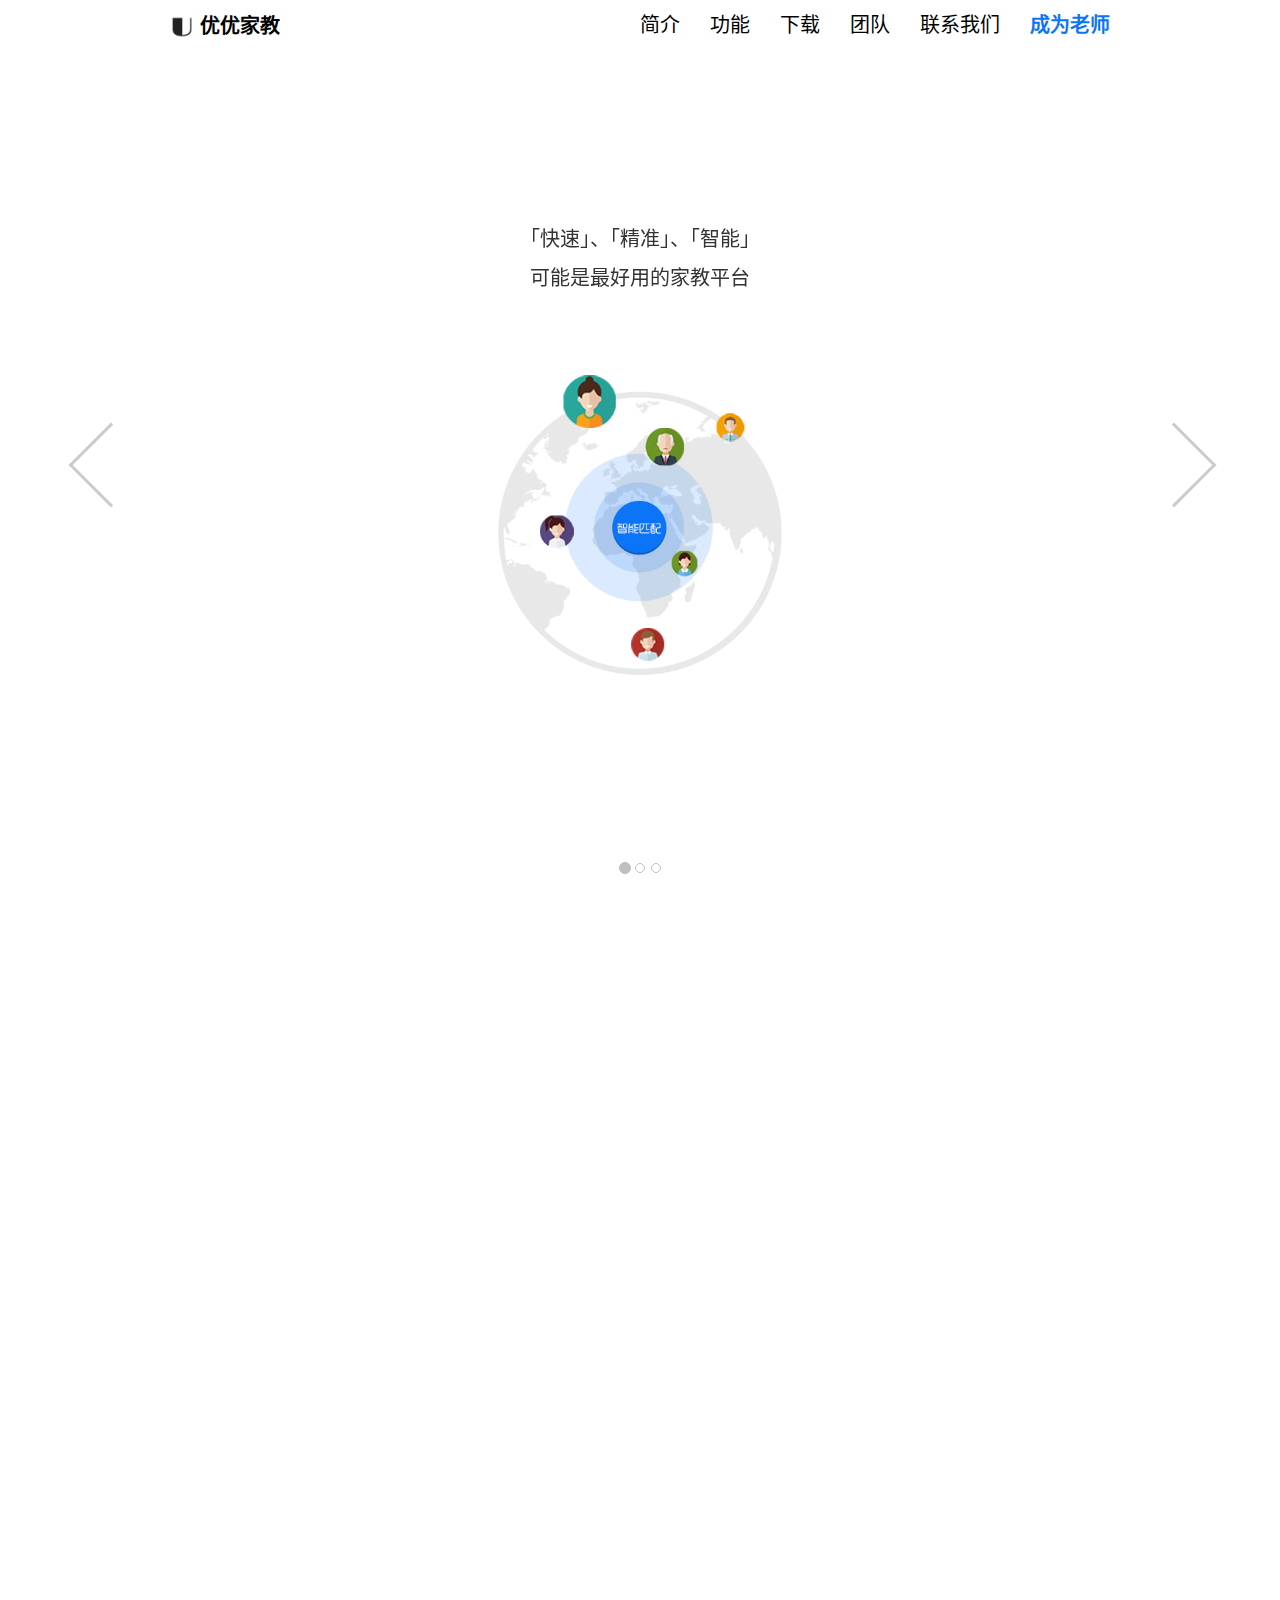
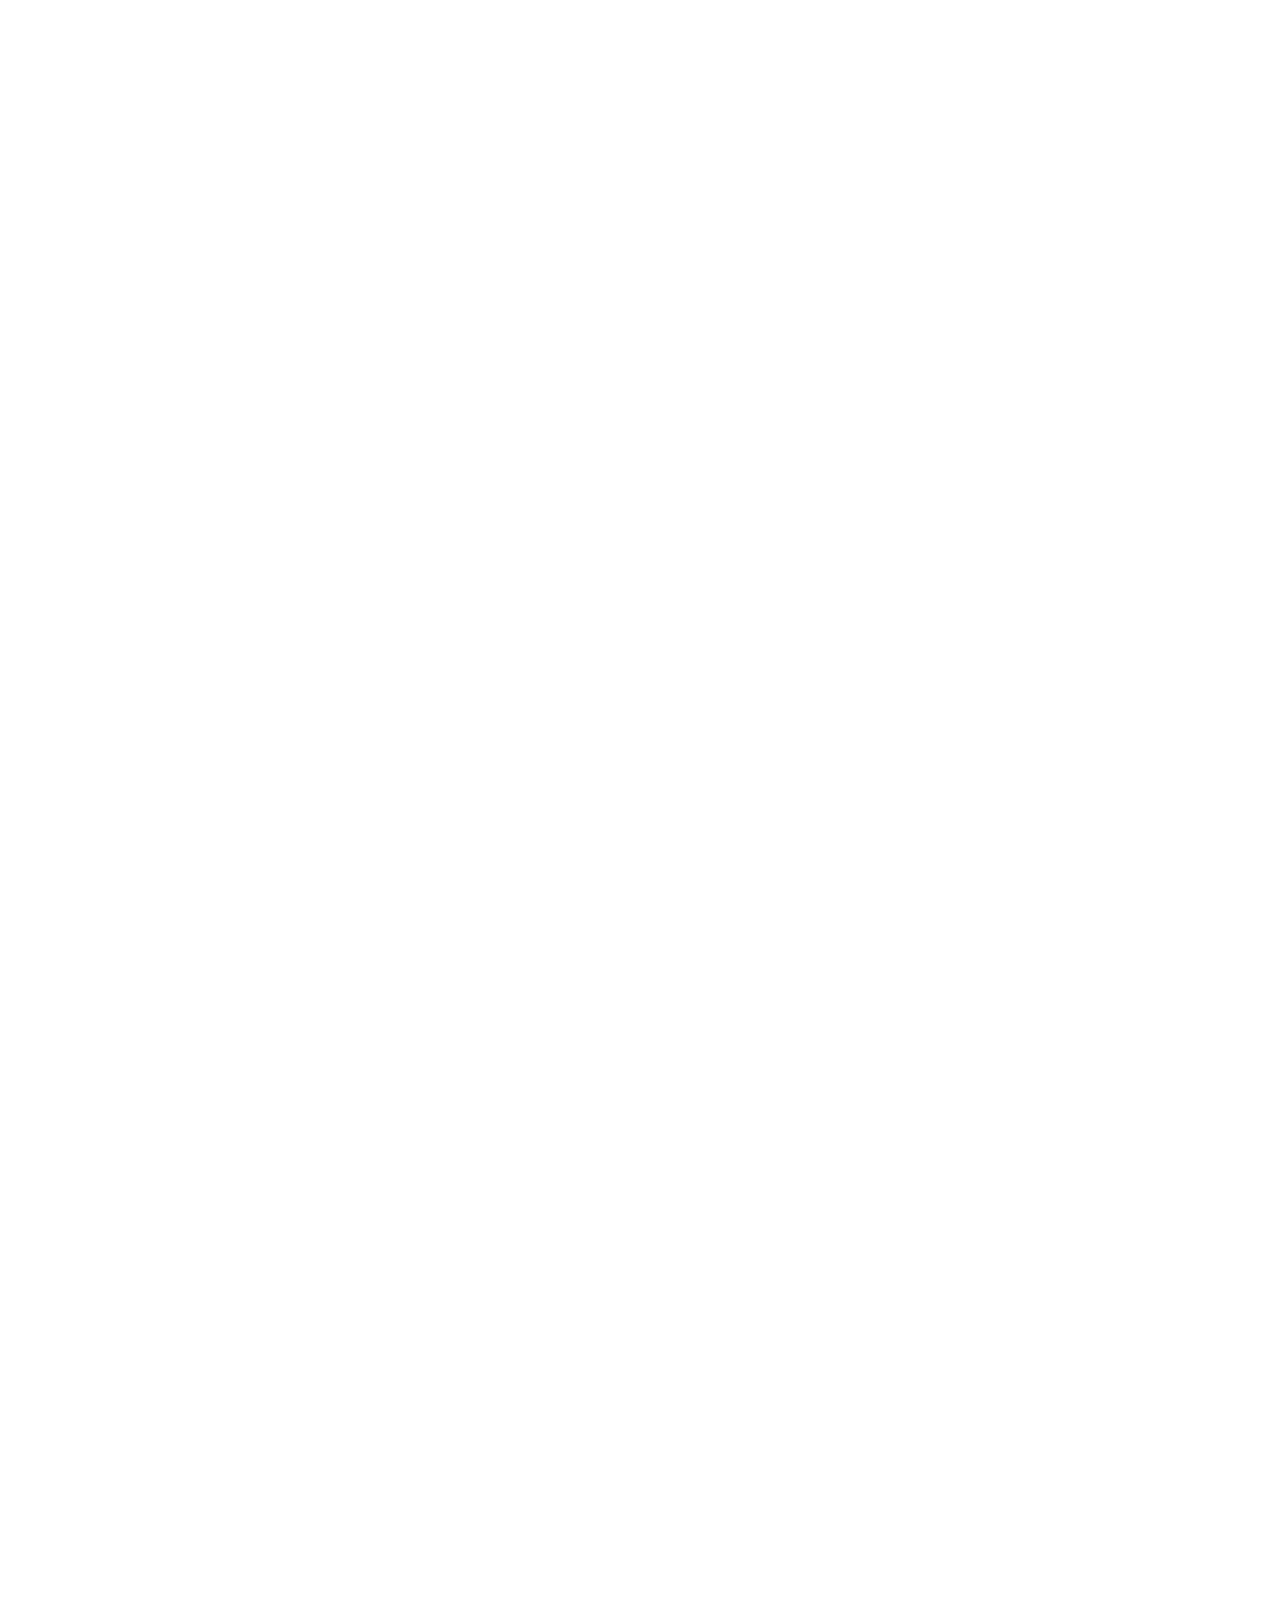
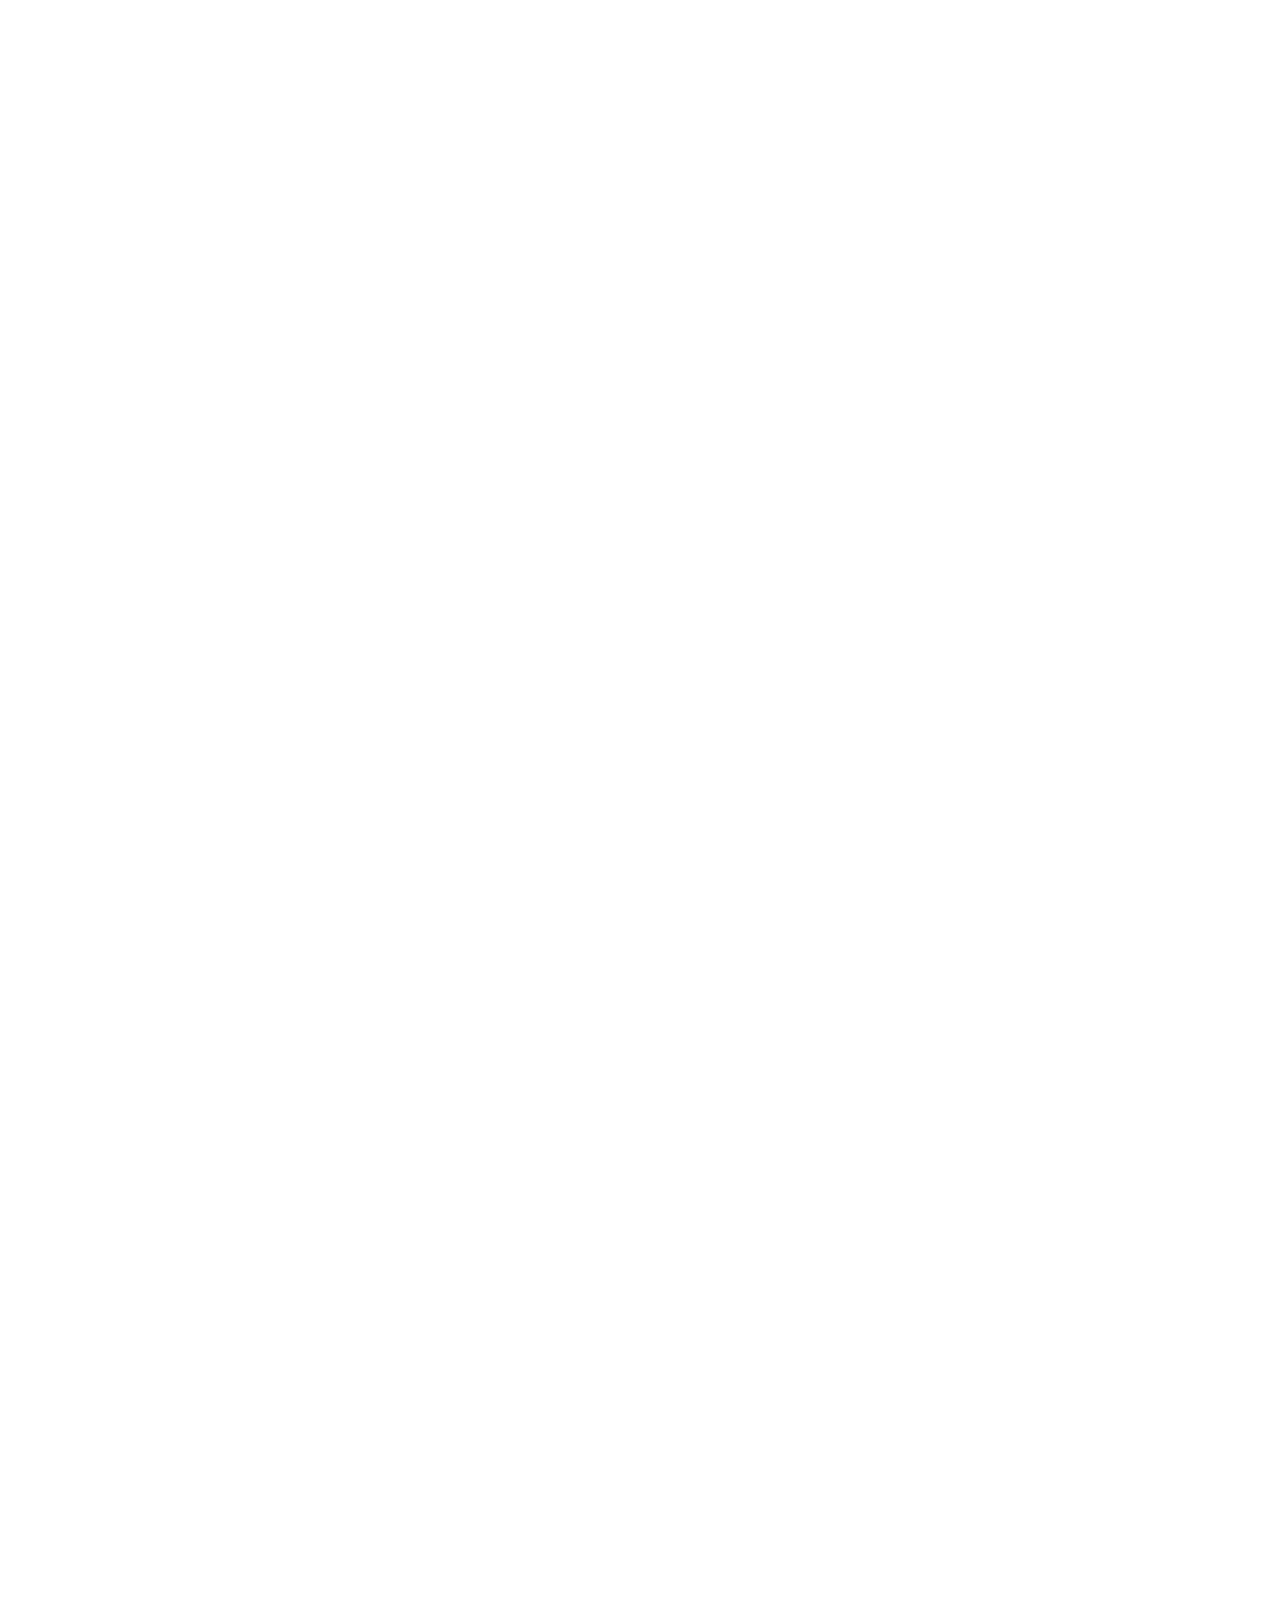
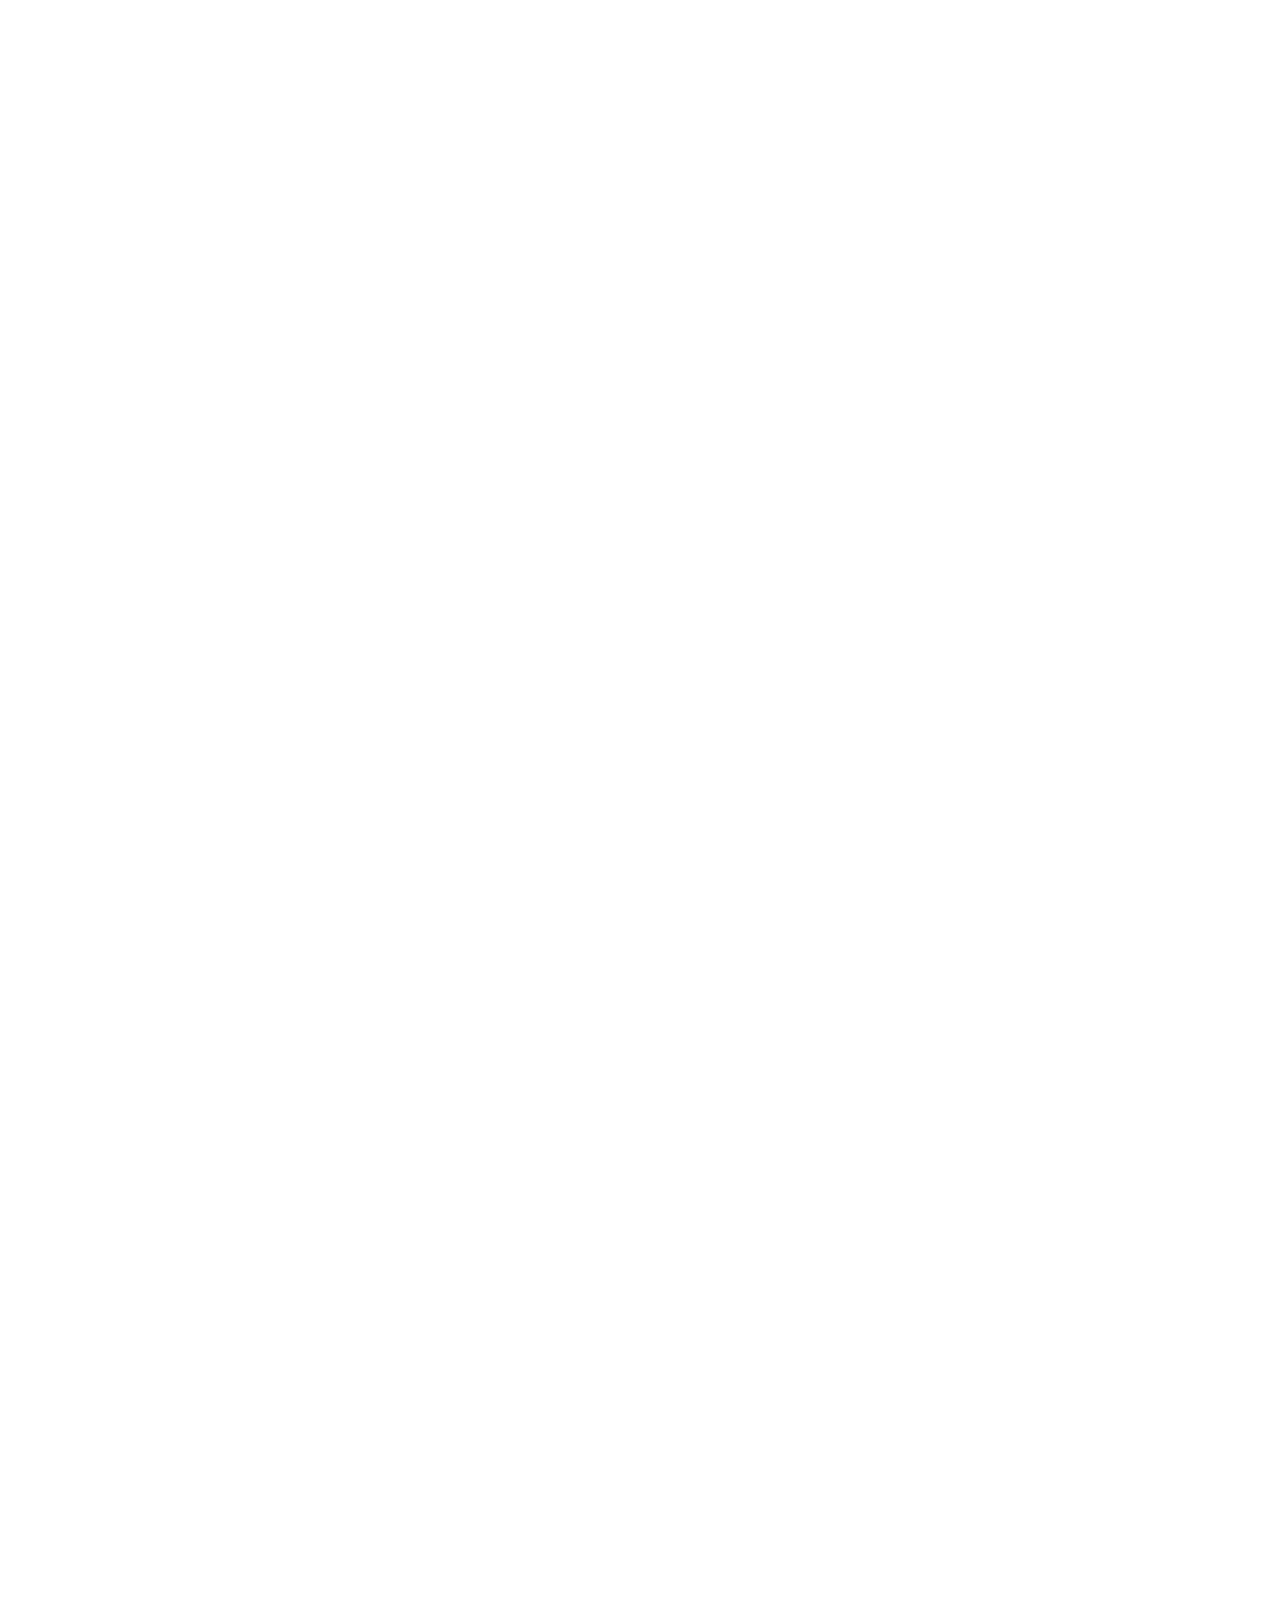
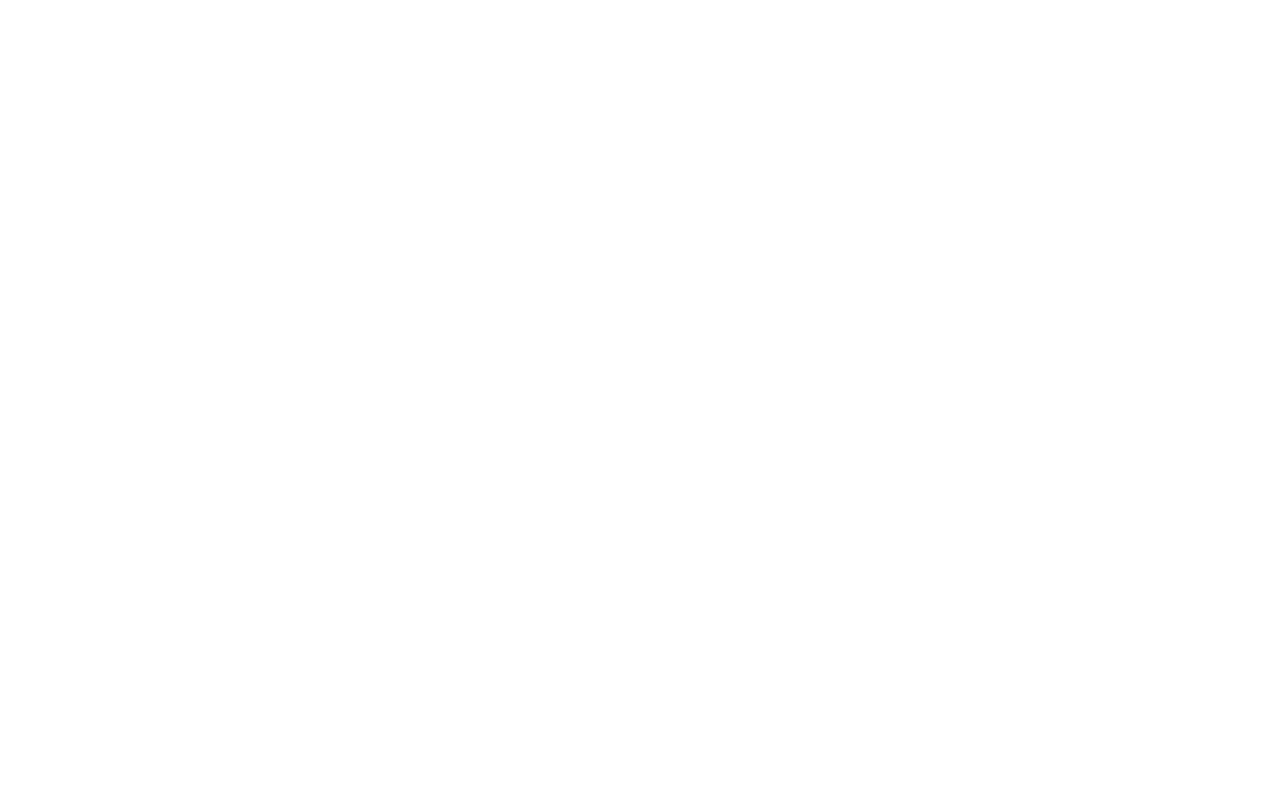
<file: index.html>
<!DOCTYPE html>
<html lang="zh-CN">

<head>
    <meta charset="utf-8">
    <meta id="metaKeywords" name="keywords" content="在线教育,老师,家教">
    <meta http-equiv="X-UA-Compatible" content="IE=edge">
    <meta name="viewport" content="width=device-width, initial-scale=1">
    <link rel="icon" href="img/logo.png">
    <title>you++</title>
    <link rel="stylesheet" type="text/css" href="lib/fullpage/jquery.fullPage.css">
    <link href="lib/bootstrap/css/bootstrap.min.css" rel="stylesheet">
    <link rel="stylesheet" type="text/css" href="css/index.css">
</head>

<body>
    <nav class="navbar navbar-fixed-top">
        <div class="container">
            <div class="navbar-header">
                <a class="navbar-brand my-navbar-brand" href="index.html#firstPage"><img src="img/logo.png"></a>
                <a class="navbar-brand teacher btn" href="#firstPage"><b>优优家教</b></a>
            </div>
            <div id="navbar" class="navbar-collapse collapse">
                <ul id="menu" class="nav navbar-nav navbar-right">
                    <li data-menuanchor="myIntroduce"><a href="#myIntroduce">简介</a></li>
                    <li data-menuanchor="myFunction"><a href="#myFunction">功能</a></li>
                    <li data-menuanchor="myDownload"><a href="#myDownload">下载</a></li>
                    <li data-menuanchor="myTeam"><a href="#myTeam">团队</a></li>
                    <li data-menuanchor="myLink"><a href="#myLink">联系我们</a></li>
                    <li><a class="to-be-teacher" href="info.html" target="_blank"><b>成为老师</b></a></li>
                </ul>
            </div>
        </div>
    </nav>
    <div id="fullpage">
        <div class="section" id="section0">
            <div id="carousel-example-generic" class="carousel slide">
                <ol class="carousel-indicators">
                    <li data-target="#carousel-example-generic" data-slide-to="0" class="active"></li>
                    <li data-target="#carousel-example-generic" data-slide-to="1"></li>
                    <li data-target="#carousel-example-generic" data-slide-to="2"></li>
                </ol>
                <div class="carousel-inner" role="listbox">
                    <div class="item active">
                        <div class="my-caption">
                            <p class="my-title">「快速」、「精准」、「智能」</p>
							<p class="my-title">可能是最好用的家教平台</p>
                            <p class="my-content"></p>
                        </div>
                        <div class="my-img">
                            <img src="img/banner-1.png" alt="banner-1">
                        </div>
                    </div>
                    <div class="item">
                        <div class="my-caption">
                            <p class="my-title">也是最安全的家教平台</p>
                            <p class="my-content">你的每一项课程付款、时间地点，我们都全程为你保障</p>
                        </div>
                        <div class="my-img">
                            <img src="img/banner-2.png" alt="banner-2">
                        </div>
                    </div>
                    <div class="item">
                        <div class="my-caption">
                            <p class="my-title">我们愿意做你的第二双眼睛</p>
                            <p class="my-content">更愿意成为这条路上艰苦磨砺的车轮，承载你的梦想</p>
                        </div>
                        <div class="my-img">
                            <img src="img/banner-3.png" alt="banner-3">
                        </div>
                    </div>
                </div>
                <a class="left carousel-control" href="#carousel-example-generic" role="button" data-slide="prev">
                    <span class="glyphicon glyphicon-chevron-left" aria-hidden="true"></span>
                    <span class="sr-only">Previous</span>
                </a>
                <a class="right carousel-control" href="#carousel-example-generic" role="button" data-slide="next">
                    <span class="glyphicon glyphicon-chevron-right" aria-hidden="true"></span>
                    <span class="sr-only">Next</span>
                </a>
            </div>
        </div>
        <div class="section" id="section1">
            <div class="container my-introduce my-top60">
                <p class="my-font-small">在春秋，孔子设杏坛以传仁爱之治。</p>
                <p class="my-font-small">在西汉，仲舒兴太学而养天下之士。</p>
                <p class="my-font-small">在南宋，朱子复书院以授义理之学。</p>
                <p class="my-font-small">在明清，蛰生创学堂而求救国之道。</p>
                <p class="my-font-small">在此刻，教育以怎样的方式在进行？</p>
                <p class="my-space my-font-small">互联网打破了传统的信息壁垒，</p>
				<p class="my-font-small">但教育资源不流通，知识的传递仍在受阻。</p>
                <p class="my-font-small">我们认为，教育的本质，就是让知识的传递更简单。</p>
                <p class="my-font-small">从老师到学生，从学生到老师。</p>
                <p class="my-font-small">简单，精确，且有效。</p>
				
                <p class="my-font-big">这，就是教育的未来。</p>
				
                <p class="my-font-small">「一片树林里分出两条路，而我选择了人迹更少的一条」</p>
                <p class="my-font-small">「未来」是不会主动到来的，那就让我们一起走向它。</p>
                <p class="my-font-small">世界上总是要有一些梦想派的，</p>
                <p class="my-font-small">而我们，就是希望重新定义家教的梦想派。</p>
                <p class="my-font-small">生活不只有眼前的苟且，还有诗歌和远方。</p>
                <p class="my-font-small">远方，教育的「未来」正逐渐明朗，</p>
				<p class="my-font-small">我们为你准备的一切，从这一点一滴开始</p>
				<p class="my-font-big">你愿意选择我们，去一探未来的风景吗？</p>
            </div>
        </div>
        <div class="section" id="section2">
            <div class="container my-top60">
                <div class="row">
                    <div class="col-md-3 my-func">
                        <img class="my-func" src="img/matchinitpage.png">
                    </div>
                    <div class="col-md-3 my-func">
                        <img class="my-func" src="img/XX-recommend.png">
                    </div>
                    <div class="col-md-6 my-func my-func1">
                        <p class="my-func-content-small my-right">了解一个人需要一千二百个小时</p>
						<br>
                        <p class="my-func-content-small my-right">我们用七万二千分之一的时间</p>
						<br>
                        <p class="my-func-content-small my-right">将最直观可靠的信息呈现于你</p>
						<br>
                        <p class="my-func-content-small my-right">不仅是智能和精确，更是优质和真实</p>
						<br>
                        <p class="my-func-content-small my-right"><b>此时此刻，给你最好的</b></p>
                    </div>
                </div>
            </div>
        </div>
        <div class="section" id="section3">
            <div class="container my-top60">
                <div class="row">
                    <div class="col-md-6 my-func my-func2">
						<p class="my-func-content-small my-right">我们相信，每个人都有权利以最好的方式接受教育</p>
						<br>
                        <p class="my-func-content-small my-right">而我们希望为你提供的，便是这样一个契机</p>
						<br>
                        <p class="my-func-content-small my-right">视觉的传递，数据的累积，多方的反馈</p>
						<br>
                        <p class="my-func-content-small my-right"><b>让你自己掌握进步的每一次机遇</b></p>
						<br>
                        <p class="my-func-content-small my-right">我们没有改变世界，</p>
						<br>
						<p class="my-func-content-small my-right"><b>只是将信息时代的教育带给了你</b></p>
                    </div>
                    <div class="col-md-6 my-func">
                        <img class="my-func500" src="img/profile.png">
                    </div>
                </div>
            </div>
        </div>
        <div class="section" id="section4">
            <div class="container my-top60">
                <div class="row my-row-500">
                    <div class="col-md-3 my-func">
                        <img class="my-func" src="img/msg-watch.png">
                    </div>
                    <div class="col-md-3 my-func">
                        <img class="my-func500" src="img/msg-talk.png">
                    </div>
                    <div class="col-md-6 my-func my-func1">
                        <p class="my-func-content-small my-right">我们在这里相遇，亦师亦友</p>
						<br>
                        <p class="my-func-content-small my-right">成为更好的自己，或是见证桃李满天下。</p>
						<br>
						<p class="my-func-content-small my-right"><b>从第一句简单的交流开始，到后来</b></p>
						<br>
                        <p class="my-func-content-small my-right">在前辈的肩膀上，看更广阔的天空</p>
						<br>
                        <p class="my-func-content-small my-right"><b>在最好的年代，成就最好的你</b></p>
                    </div>
                </div>
            </div>
        </div>
        <div class="section" id="section5">
            <div class="container">
                <div class="row my-download-content">根据你的手机，选择下载</div>
                <div class="row my-download-img">
                    <div class="col-md-4">
                        <a href="#"><img id="myIphone" src="img/iphone-download.png"></a>
                    </div>
                    <div class="col-md-4">
                        <a href="#"><img id="myAndroid" src="img/android-download.png"></a>
                    </div>
                    <div class="col-md-4">
                        <a href="download.html"><img src="img/qcode.png"></a>
                    </div>
                </div>
            </div>
        </div>
        <div class="section" id="section6">
            <div class="container">
                <div class="row my-photo">
                    <div class="col-md-3">
                        <a href="#"><img class="people" src="img/team/8.png" username="<br>姜维" detail="<br><br>非典型性工科男，爱健身，一块大腹肌；
						<br><br>爱二胡，可以天桥糊口；
						<br><br>黑夜给了我一双黑色的眼睛，我却用它来看妹子；
						<br><br>人生格言：简单而深刻。"></a>
                    </div>
                    <div class="col-md-3">
                        <a href="#"><img class="people" src="img/team/7.png" detail="bbb" username="赵云"></a>
                    </div>
                    <div class="col-md-3">
                        <a href="#"><img class="people" src="img/team/5.png" detail="ccc" username="胡小雅"></a>
                    </div>
                    <div class="col-md-3">
                        <a href="#"><img class="people" src="img/team/16.png" detail="dddd" username="胡小雅"></a>
                    </div>
                </div>
                <div class="row my-photo">
                    <div class="col-md-3">
                        <a href="#"><img class="people" src="img/team/11.png" detail="<br><br>我系广东人，优质单身男一枚，游走于沉稳与逗逼之间的灰色领域。<br><br>毕业于中山大学社会学系，目前负责线下运营工作。
<br><br>文能治国安邦，武能地推派单，期待有一天，能让你们看到&quot朕为你们打下的江山&quot。" username="<br>李世民"></a>
                    </div>
                    <div class="col-md-3">
                        <a href="#"><img class="people" src="img/team/13.png" detail="fff" username="胡小雅"></a>
                    </div>
                    <div class="col-md-3 people">
                        <a href="#"><img class="people" src="img/team/4.png" detail="ggg" username="王可信"></a>
                    </div>
                    <div class="col-md-3 my-join">
                        <a href="#"><img id="myJoin" src="img/joinus.png"></a>
                    </div>
                </div>
            </div>
        </div>
        <div class="section" id="section7">
            <div class="container my-top60">
                <div class="row">
                    <div class="col-md-6">
                        <div class="my-map">
							<iframe src="map.html" frameBorder=0 height=360 width=360 scrolling=no></iframe> 
						</div>
                    </div>
                    <div class="col-md-6">
                        <div class="row my-link">
                            <p>地址：上海市徐汇区虹桥路333号交大慧谷4楼</p>
                            <p>电话：021 8888 8888</p>
                            <p>邮箱：info@www.uustudy.com.cn</p>
                        </div>
                        <div class="row my-link">
                            <div class="col-md-6">
                                <div class="my-qcode"></div>
                            </div>
                            <div class="col-md-6">
                                <div class="my-qcode"></div>
                            </div>
                        </div>
                    </div>
                </div>
                <div class="row my-bottom">
        <p>上海优优教育科技有限公司版权所有</p>
        <p>Copyright @ 2015 UUStudy Education & Technology. All Rights Reserved.</p>
                </div>
            </div>
        </div>
    </div>
    <div id="blk9" class="blk popWin" style="display:none;">
        <div class="head-img"><img class="people-img" id="icon"></div>
        <div class="main">
            <div class="border">
                <div class="inner">
                    <h2 class="username"></h2>
                    <a href="javascript:void(0)" id="close9" class="closeBtn">关闭</a>
                    <p class="detail"></p>
                </div>
            </div>
        </div>
    </div>
    <div id="blk10" class="blk popWin" style="display:none;">
        <div class="main">
            <div class="border">
                <div class="inner">
                    <a href="javascript:void(0)" id="close10" class="closeBtn">关闭</a>
                    <div class="ss">
                        <div class="column">
                            <img src="img/product_icon.png">
                            <h3>产品</h3>
                            <p><b>移动互联网的忠诚战士</b></p>
                            <p><b>爱思考爱创造、爱分享爱交流</b></p>
                            <p><b>广阔的视野，脚踏实地的精神</b></p>
                        </div>
                        <div class="column">
                            <img src="img/dev_icon.png">
                            <h3>开发</h3>
                            <p><b>独立实现优秀的应用软件</b></p>
                            <p><b>学习和掌握新的技术和开发标准</b></p>
                            <p><b>熟悉服务器架构，对算法了解</b></p>
                        </div>
                        <div class="column">
                            <img src="img/yunying_icon.png">
                            <h3>运营</h3>
                            <p><b>活跃的思维，良好的表达</b></p>
                            <p><b>挖掘用户，创造热点，维护关系</b></p>
                            <p><b>懂互联网运营，聪慧的广告人</b></p>

                        </div>
                    </div>
                </div>
            </div>
        </div>
    </div>
    <script src="lib/jquery/jquery.min.js"></script>
    <script src="lib/fullpage/jquery.fullPage.min.js"></script>
    <script src="lib/bootstrap/js/bootstrap.min.js"></script>
    <script src="lib/popup_layer.js"></script>
    <script src="js/index.js"></script>
</body>

</html>
</file>
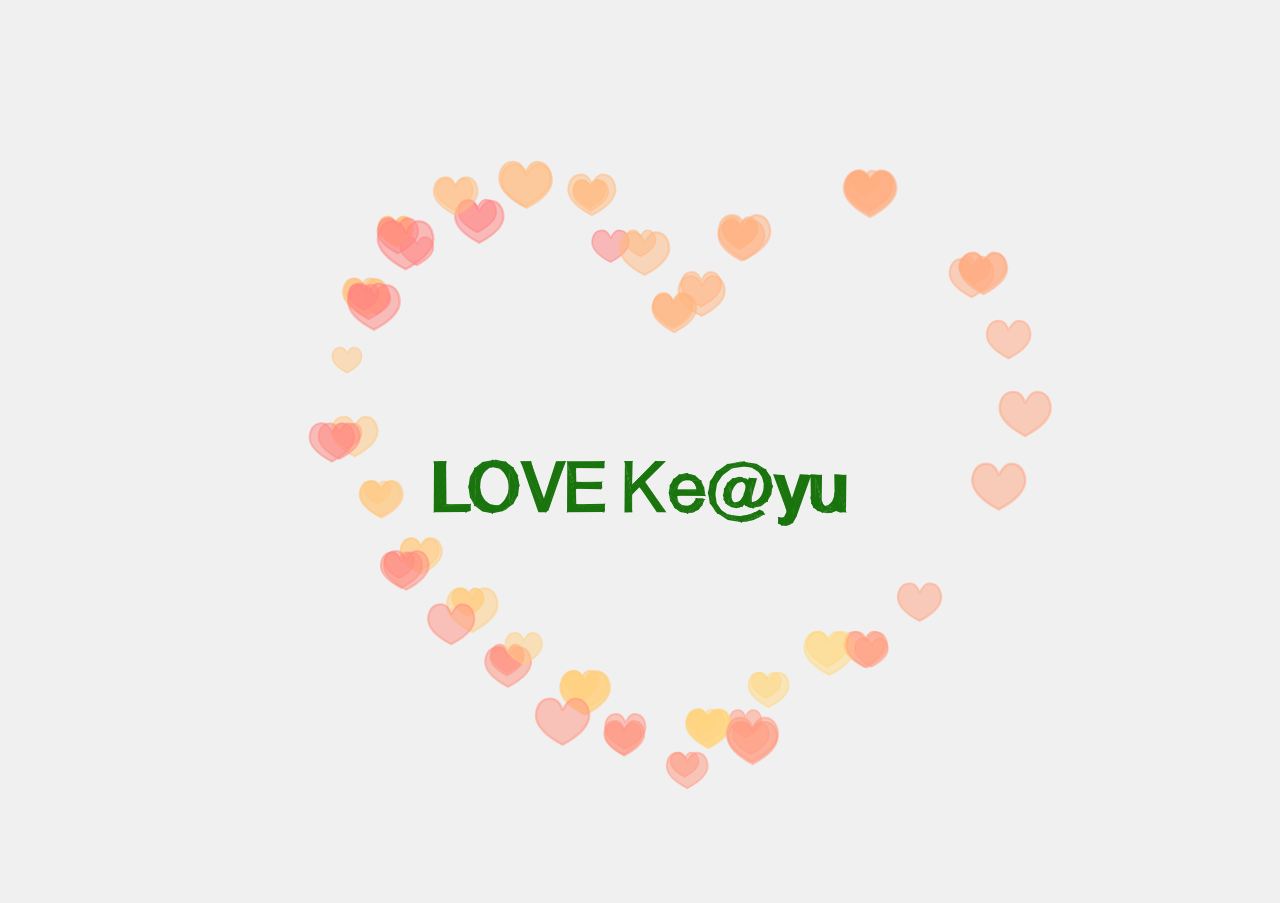
<file: love/index.html>
<!DOCTYPE html>
<html lang="en">
<head>
    <title>LOVE Ke@yu</title>
    <meta charset="utf-8">
    <meta name="viewport" content="width=device-width, user-scalable=no, minimum-scale=1.0, maximum-scale=1.0">
    <style>
        body {
            font-family: Monospace;
            background-color: #f0f0f0;
            margin: 0px;
            overflow: hidden;
        }
    </style>
</head>
<body>


<script src="js/nb.js"></script>

<script src="js/Projector.js"></script>
<script src="js/CanvasRenderer.js"></script>

<script src="js/tween.min.js"></script>
<script src="js/Sparks.js"></script>

<!-- load the font file from canvas-text -->

<script src="js/helvetiker_regular.typeface.js"></script>


<script>

var container;

var camera, scene, renderer;

var group, text, plane;

var targetRotation = 0;
var targetRotationOnMouseDown = 0;

var mouseX = 0;
var mouseXOnMouseDown = 0;

var windowHalfX = window.innerWidth / 2;
var windowHalfY = window.innerHeight / 2;

var heartShape, particleCloud, sparksEmitter, emitterPos;
var _rotation = 0;
var timeOnShapePath = 0;

init();
animate();

function init() {

    container = document.createElement('div');
    document.body.appendChild(container);


    //相机
    camera = new THREE.PerspectiveCamera(50, window.innerWidth / window.innerHeight, 1, 1000);
    camera.position.set(0, 150, 800);

    //场景
    scene = new THREE.Scene();

    group = new THREE.Group();
    scene.add(group);

    // Get text from hash

    var string = "LOVE Ke@yu";
    var hash = document.location.hash.substr(1);

    if (hash.length !== 0) {

        string = hash;

    }

    var text3d = new THREE.TextGeometry(string, {
        size: 40,
        height: 20,
        curveSegments: 2,
        font: "helvetiker"

    });

    text3d.computeBoundingBox();
    var centerOffset = -0.5 * (text3d.boundingBox.max.x - text3d.boundingBox.min.x);

    var textMaterial = new THREE.MeshBasicMaterial({color: Math.random() * 0xffffff, overdraw: 0.5});

    text = new THREE.Mesh(text3d, textMaterial);

    // Potentially, we can extract the vertices or faces of the text to generate particles too.
    // Geo > Vertices > Position

    text.position.x = centerOffset;
    text.position.y = 100;
    text.position.z = 0;

    text.rotation.x = 0;
    text.rotation.y = Math.PI * 2;

    group.add(text);


    particleCloud = new THREE.Object3D(); // Just a group
    particleCloud.y = 800;
    group.add(particleCloud);

    // Create Particle Systems

    // Heart

    var x = 0, y = 0;

    heartShape = new THREE.Shape();

    heartShape.moveTo(x + 25, y + 25);
    heartShape.bezierCurveTo(x + 25, y + 25, x + 20, y, x, y);
    heartShape.bezierCurveTo(x - 30, y, x - 30, y + 35, x - 30, y + 35);
    heartShape.bezierCurveTo(x - 30, y + 55, x - 10, y + 77, x + 25, y + 95);
    heartShape.bezierCurveTo(x + 60, y + 77, x + 80, y + 55, x + 80, y + 35);
    heartShape.bezierCurveTo(x + 80, y + 35, x + 80, y, x + 50, y);
    heartShape.bezierCurveTo(x + 35, y, x + 25, y + 25, x + 25, y + 25);

    var hue = 0;

    var hearts = function(context) {

        context.globalAlpha = 0.5;
        var x = 0, y = 0;
        context.scale(0.05, -0.05); // Scale so canvas render can redraw within bounds
        context.beginPath();
        // From http://blog.burlock.org/html5/130-paths
        context.bezierCurveTo(x + 2.5, y + 2.5, x + 2.0, y, x, y);
        context.bezierCurveTo(x - 3.0, y, x - 3.0, y + 3.5, x - 3.0, y + 3.5);
        context.bezierCurveTo(x - 3.0, y + 5.5, x - 1.0, y + 7.7, x + 2.5, y + 9.5);
        context.bezierCurveTo(x + 6.0, y + 7.7, x + 8.0, y + 5.5, x + 8.0, y + 3.5);
        context.bezierCurveTo(x + 8.0, y + 3.5, x + 8.0, y, x + 5.0, y);
        context.bezierCurveTo(x + 3.5, y, x + 2.5, y + 2.5, x + 2.5, y + 2.5);
        context.fill();
        context.lineWidth = 0.5; //0.05
        context.stroke();

    }

    var setTargetParticle = function() {

        var material = new THREE.SpriteCanvasMaterial({
            program: hearts
        });

        material.color.setHSL(hue, 1, 0.75);
        hue += 0.001;
        if (hue > 1)
            hue -= 1;

        particle = new THREE.Sprite(material);

        particle.scale.x = particle.scale.y = Math.random() * 40 + 40;
        particleCloud.add(particle);

        return particle;

    };

    var onParticleCreated = function(p) {

        p.target.position.copy(p.position);

    };

    var onParticleDead = function(particle) {

        particle.target.visible = false;
        particleCloud.remove(particle.target);

    };

    sparksEmitter = new SPARKS.Emitter(new SPARKS.SteadyCounter(160));

    emitterpos = new THREE.Vector3();

    sparksEmitter.addInitializer(new SPARKS.Position(new SPARKS.PointZone(emitterpos)));
    sparksEmitter.addInitializer(new SPARKS.Lifetime(0, 2));
    sparksEmitter.addInitializer(new SPARKS.Target(null, setTargetParticle));

    sparksEmitter.addInitializer(new SPARKS.Velocity(new SPARKS.PointZone(new THREE.Vector3(0, -50, 10))));

    // TOTRY Set velocity to move away from centroid

    sparksEmitter.addAction(new SPARKS.Age());
    //sparksEmitter.addAction(new SPARKS.Accelerate(0.2));
    sparksEmitter.addAction(new SPARKS.Move());
    sparksEmitter.addAction(new SPARKS.RandomDrift(50, 50, 2000));

    sparksEmitter.addCallback("created", onParticleCreated);
    sparksEmitter.addCallback("dead", onParticleDead);
    sparksEmitter.addCallback("updated", function(particle) {

        particle.target.position.copy(particle.position);

    });

    sparksEmitter.start();

    // End Particles


    renderer = new THREE.CanvasRenderer();
    renderer.setClearColor(0xf0f0f0);
    renderer.setPixelRatio(window.devicePixelRatio);
    renderer.setSize(window.innerWidth, window.innerHeight);
    container.appendChild(renderer.domElement);

    document.addEventListener('mousedown', onDocumentMouseDown, false);
    document.addEventListener('touchstart', onDocumentTouchStart, false);
    document.addEventListener('touchmove', onDocumentTouchMove, false);

    //

    window.addEventListener('resize', onWindowResize, false);

}

function onWindowResize() {

    windowHalfX = window.innerWidth / 2;
    windowHalfY = window.innerHeight / 2;

    camera.aspect = window.innerWidth / window.innerHeight;
    camera.updateProjectionMatrix();

    renderer.setSize(window.innerWidth, window.innerHeight);

}

//

document.addEventListener('mousemove', onDocumentMouseMove, false);

function onDocumentMouseDown(event) {

    event.preventDefault();

    mouseXOnMouseDown = event.clientX - windowHalfX;
    targetRotationOnMouseDown = targetRotation;

    if (sparksEmitter.isRunning()) {

        sparksEmitter.stop();

    } else {

        sparksEmitter.start();

    }

}

function onDocumentMouseMove(event) {

    mouseX = event.clientX - windowHalfX;

    targetRotation = targetRotationOnMouseDown + (mouseX - mouseXOnMouseDown) * 0.02;

}

function onDocumentTouchStart(event) {

    if (event.touches.length == 1) {

        event.preventDefault();

        mouseXOnMouseDown = event.touches[ 0 ].pageX - windowHalfX;
        targetRotationOnMouseDown = targetRotation;

    }

}

function onDocumentTouchMove(event) {

    if (event.touches.length == 1) {

        event.preventDefault();

        mouseX = event.touches[ 0 ].pageX - windowHalfX;
        targetRotation = targetRotationOnMouseDown + (mouseX - mouseXOnMouseDown) * 0.05;

    }

}

//

function animate() {//更新场景

    requestAnimationFrame(animate);

    render();

}

function render() {

    timeOnShapePath += 0.0337;

    if (timeOnShapePath > 1)
        timeOnShapePath -= 1;

    // TODO Create a PointOnShape Action/Zone in the particle engine
    var pointOnShape = heartShape.getPointAt(timeOnShapePath);

    emitterpos.x = pointOnShape.x * 5 - 100;
    emitterpos.y = -pointOnShape.y * 5 + 400;

    // Pretty cool effect if you enable this
    // particleCloud.rotation.y += 0.05;

    group.rotation.y += (targetRotation - group.rotation.y) * 0.05;
    renderer.render(scene, camera);
}

</script>

</body>
</html>
<div style="width:728px;margin:0 auto">
    <script type="text/javascript">
        /*700*90 创建于 2015-06-27*/
        var cpro_id = "u2182156";
    </script>
    <script src="http://cpro.baidustatic.com/cpro/ui/c.js" type="text/javascript"></script>
</div>
</file>
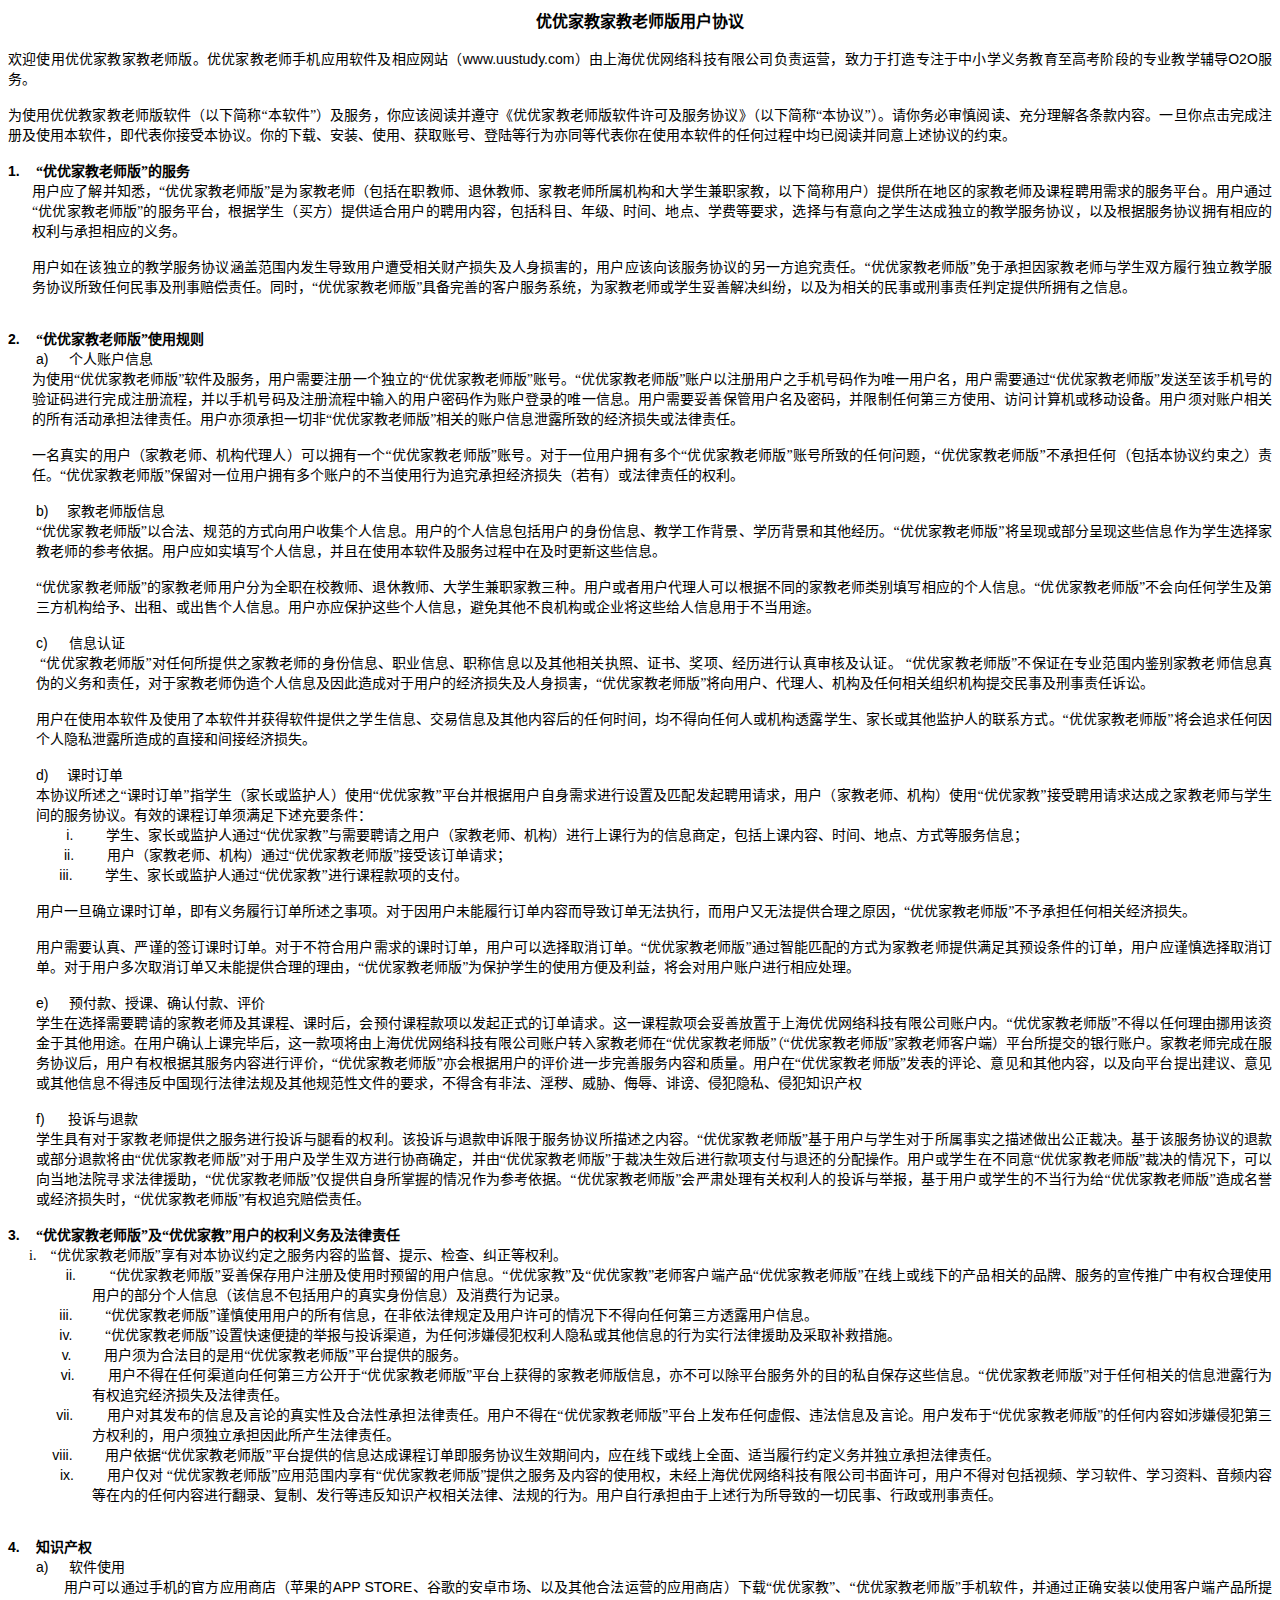
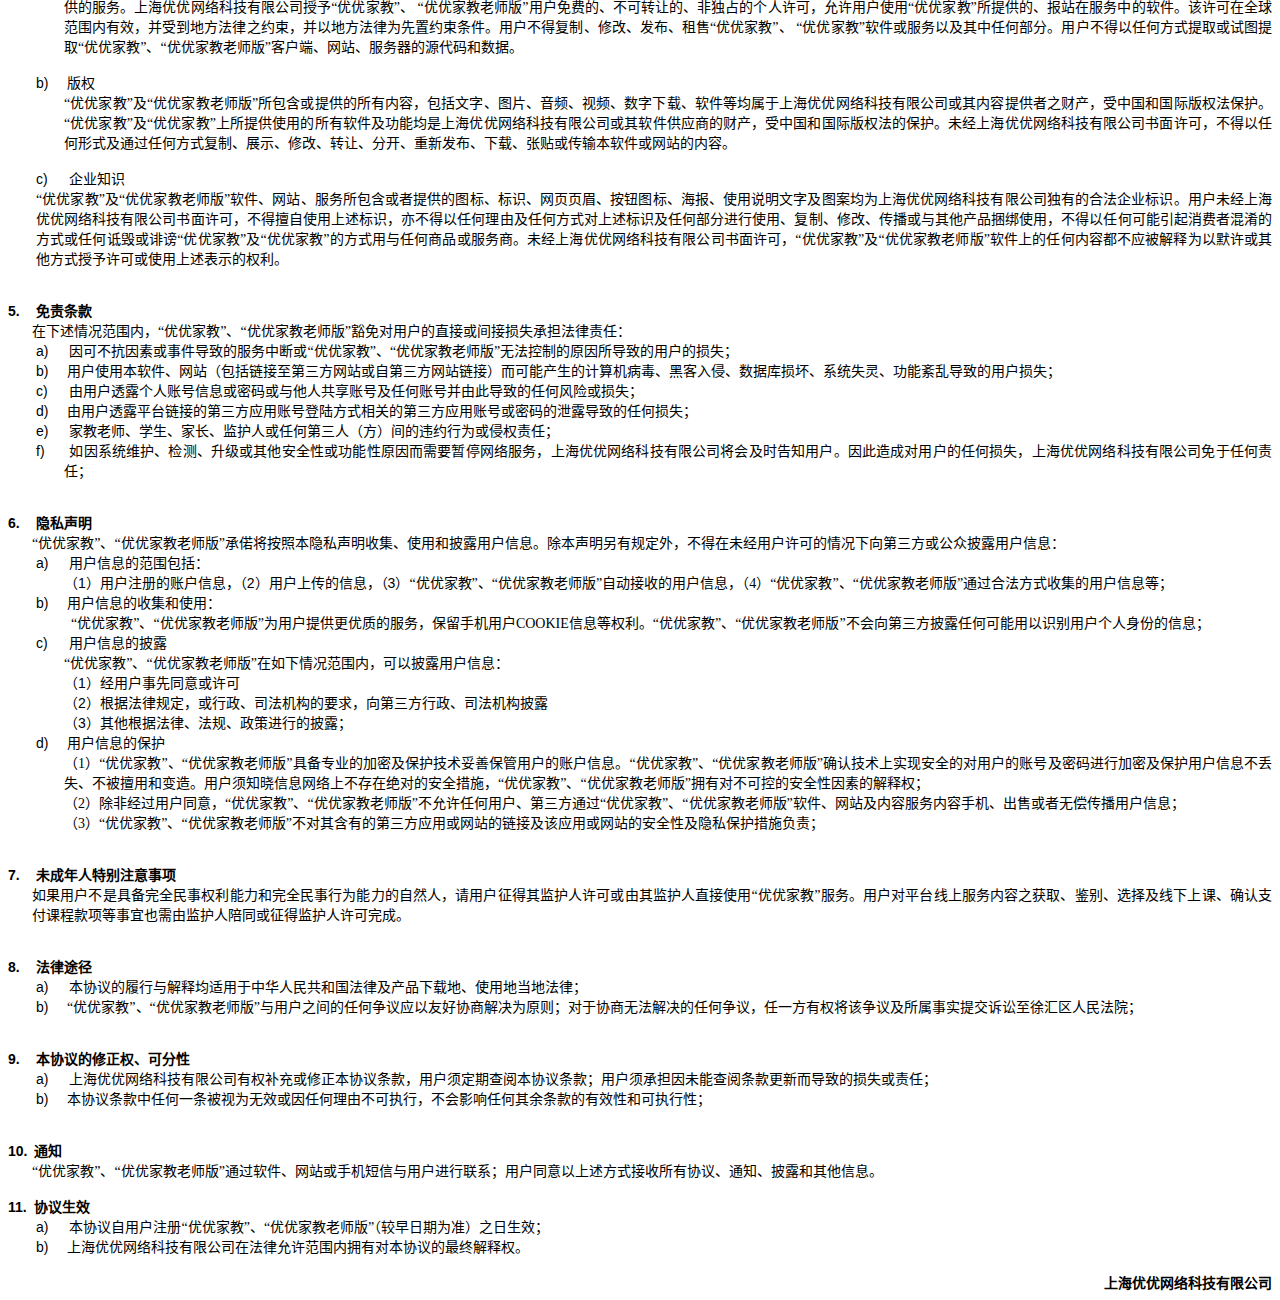
<file: readme.htm>
<html xmlns:v="urn:schemas-microsoft-com:vml"
xmlns:o="urn:schemas-microsoft-com:office:office"
xmlns:w="urn:schemas-microsoft-com:office:word"
xmlns:m="http://schemas.microsoft.com/office/2004/12/omml"
xmlns="http://www.w3.org/TR/REC-html40">

<head>
<meta http-equiv=Content-Type content="text/html; charset=gb2312">
<meta name=ProgId content=Word.Document>
<meta name=Generator content="Microsoft Word 15">
<meta name=Originator content="Microsoft Word 15">
<link rel=File-List href="�����żҽ���ʦ�桷APP��Ʒ�û�Э��.files/filelist.xml">
<!--[if gte mso 9]><xml>
 <o:DocumentProperties>
  <o:Author>m1nt</o:Author>
  <o:Template>Normal</o:Template>
  <o:LastAuthor>m1nt</o:LastAuthor>
  <o:Revision>2</o:Revision>
  <o:TotalTime>601</o:TotalTime>
  <o:Created>2015-09-29T07:14:00Z</o:Created>
  <o:LastSaved>2015-09-29T07:14:00Z</o:LastSaved>
  <o:Pages>6</o:Pages>
  <o:Words>897</o:Words>
  <o:Characters>5115</o:Characters>
  <o:Lines>42</o:Lines>
  <o:Paragraphs>11</o:Paragraphs>
  <o:CharactersWithSpaces>6001</o:CharactersWithSpaces>
  <o:Version>15.00</o:Version>
 </o:DocumentProperties>
 <o:OfficeDocumentSettings>
  <o:AllowPNG/>
 </o:OfficeDocumentSettings>
</xml><![endif]-->
<link rel=dataStoreItem href="�����żҽ���ʦ�桷APP��Ʒ�û�Э��.files/item0001.xml"
target="�����żҽ���ʦ�桷APP��Ʒ�û�Э��.files/props002.xml">
<link rel=themeData href="�����żҽ���ʦ�桷APP��Ʒ�û�Э��.files/themedata.thmx">
<link rel=colorSchemeMapping
href="�����żҽ���ʦ�桷APP��Ʒ�û�Э��.files/colorschememapping.xml">
<!--[if gte mso 9]><xml>
 <w:WordDocument>
  <w:TrackMoves>false</w:TrackMoves>
  <w:TrackFormatting/>
  <w:PunctuationKerning/>
  <w:DrawingGridVerticalSpacing>7.8 ��</w:DrawingGridVerticalSpacing>
  <w:DisplayHorizontalDrawingGridEvery>0</w:DisplayHorizontalDrawingGridEvery>
  <w:DisplayVerticalDrawingGridEvery>2</w:DisplayVerticalDrawingGridEvery>
  <w:ValidateAgainstSchemas/>
  <w:SaveIfXMLInvalid>false</w:SaveIfXMLInvalid>
  <w:IgnoreMixedContent>false</w:IgnoreMixedContent>
  <w:AlwaysShowPlaceholderText>false</w:AlwaysShowPlaceholderText>
  <w:DoNotPromoteQF/>
  <w:LidThemeOther>EN-US</w:LidThemeOther>
  <w:LidThemeAsian>ZH-CN</w:LidThemeAsian>
  <w:LidThemeComplexScript>X-NONE</w:LidThemeComplexScript>
  <w:Compatibility>
   <w:SpaceForUL/>
   <w:BalanceSingleByteDoubleByteWidth/>
   <w:DoNotLeaveBackslashAlone/>
   <w:ULTrailSpace/>
   <w:DoNotExpandShiftReturn/>
   <w:AdjustLineHeightInTable/>
   <w:BreakWrappedTables/>
   <w:SnapToGridInCell/>
   <w:WrapTextWithPunct/>
   <w:UseAsianBreakRules/>
   <w:DontGrowAutofit/>
   <w:SplitPgBreakAndParaMark/>
   <w:EnableOpenTypeKerning/>
   <w:DontFlipMirrorIndents/>
   <w:OverrideTableStyleHps/>
   <w:UseFELayout/>
  </w:Compatibility>
  <m:mathPr>
   <m:mathFont m:val="Cambria Math"/>
   <m:brkBin m:val="before"/>
   <m:brkBinSub m:val="&#45;-"/>
   <m:smallFrac m:val="off"/>
   <m:dispDef/>
   <m:lMargin m:val="0"/>
   <m:rMargin m:val="0"/>
   <m:defJc m:val="centerGroup"/>
   <m:wrapIndent m:val="1440"/>
   <m:intLim m:val="subSup"/>
   <m:naryLim m:val="undOvr"/>
  </m:mathPr></w:WordDocument>
</xml><![endif]--><!--[if gte mso 9]><xml>
 <w:LatentStyles DefLockedState="false" DefUnhideWhenUsed="false"
  DefSemiHidden="false" DefQFormat="false" DefPriority="99"
  LatentStyleCount="371">
  <w:LsdException Locked="false" Priority="0" QFormat="true" Name="Normal"/>
  <w:LsdException Locked="false" Priority="9" QFormat="true" Name="heading 1"/>
  <w:LsdException Locked="false" Priority="9" SemiHidden="true"
   UnhideWhenUsed="true" QFormat="true" Name="heading 2"/>
  <w:LsdException Locked="false" Priority="9" SemiHidden="true"
   UnhideWhenUsed="true" QFormat="true" Name="heading 3"/>
  <w:LsdException Locked="false" Priority="9" SemiHidden="true"
   UnhideWhenUsed="true" QFormat="true" Name="heading 4"/>
  <w:LsdException Locked="false" Priority="9" SemiHidden="true"
   UnhideWhenUsed="true" QFormat="true" Name="heading 5"/>
  <w:LsdException Locked="false" Priority="9" SemiHidden="true"
   UnhideWhenUsed="true" QFormat="true" Name="heading 6"/>
  <w:LsdException Locked="false" Priority="9" SemiHidden="true"
   UnhideWhenUsed="true" QFormat="true" Name="heading 7"/>
  <w:LsdException Locked="false" Priority="9" SemiHidden="true"
   UnhideWhenUsed="true" QFormat="true" Name="heading 8"/>
  <w:LsdException Locked="false" Priority="9" SemiHidden="true"
   UnhideWhenUsed="true" QFormat="true" Name="heading 9"/>
  <w:LsdException Locked="false" SemiHidden="true" UnhideWhenUsed="true"
   Name="index 1"/>
  <w:LsdException Locked="false" SemiHidden="true" UnhideWhenUsed="true"
   Name="index 2"/>
  <w:LsdException Locked="false" SemiHidden="true" UnhideWhenUsed="true"
   Name="index 3"/>
  <w:LsdException Locked="false" SemiHidden="true" UnhideWhenUsed="true"
   Name="index 4"/>
  <w:LsdException Locked="false" SemiHidden="true" UnhideWhenUsed="true"
   Name="index 5"/>
  <w:LsdException Locked="false" SemiHidden="true" UnhideWhenUsed="true"
   Name="index 6"/>
  <w:LsdException Locked="false" SemiHidden="true" UnhideWhenUsed="true"
   Name="index 7"/>
  <w:LsdException Locked="false" SemiHidden="true" UnhideWhenUsed="true"
   Name="index 8"/>
  <w:LsdException Locked="false" SemiHidden="true" UnhideWhenUsed="true"
   Name="index 9"/>
  <w:LsdException Locked="false" Priority="39" SemiHidden="true"
   UnhideWhenUsed="true" Name="toc 1"/>
  <w:LsdException Locked="false" Priority="39" SemiHidden="true"
   UnhideWhenUsed="true" Name="toc 2"/>
  <w:LsdException Locked="false" Priority="39" SemiHidden="true"
   UnhideWhenUsed="true" Name="toc 3"/>
  <w:LsdException Locked="false" Priority="39" SemiHidden="true"
   UnhideWhenUsed="true" Name="toc 4"/>
  <w:LsdException Locked="false" Priority="39" SemiHidden="true"
   UnhideWhenUsed="true" Name="toc 5"/>
  <w:LsdException Locked="false" Priority="39" SemiHidden="true"
   UnhideWhenUsed="true" Name="toc 6"/>
  <w:LsdException Locked="false" Priority="39" SemiHidden="true"
   UnhideWhenUsed="true" Name="toc 7"/>
  <w:LsdException Locked="false" Priority="39" SemiHidden="true"
   UnhideWhenUsed="true" Name="toc 8"/>
  <w:LsdException Locked="false" Priority="39" SemiHidden="true"
   UnhideWhenUsed="true" Name="toc 9"/>
  <w:LsdException Locked="false" SemiHidden="true" UnhideWhenUsed="true"
   Name="Normal Indent"/>
  <w:LsdException Locked="false" SemiHidden="true" UnhideWhenUsed="true"
   Name="footnote text"/>
  <w:LsdException Locked="false" SemiHidden="true" UnhideWhenUsed="true"
   Name="annotation text"/>
  <w:LsdException Locked="false" SemiHidden="true" UnhideWhenUsed="true"
   Name="header"/>
  <w:LsdException Locked="false" SemiHidden="true" UnhideWhenUsed="true"
   Name="footer"/>
  <w:LsdException Locked="false" SemiHidden="true" UnhideWhenUsed="true"
   Name="index heading"/>
  <w:LsdException Locked="false" Priority="35" SemiHidden="true"
   UnhideWhenUsed="true" QFormat="true" Name="caption"/>
  <w:LsdException Locked="false" SemiHidden="true" UnhideWhenUsed="true"
   Name="table of figures"/>
  <w:LsdException Locked="false" SemiHidden="true" UnhideWhenUsed="true"
   Name="envelope address"/>
  <w:LsdException Locked="false" SemiHidden="true" UnhideWhenUsed="true"
   Name="envelope return"/>
  <w:LsdException Locked="false" SemiHidden="true" UnhideWhenUsed="true"
   Name="footnote reference"/>
  <w:LsdException Locked="false" SemiHidden="true" UnhideWhenUsed="true"
   Name="annotation reference"/>
  <w:LsdException Locked="false" SemiHidden="true" UnhideWhenUsed="true"
   Name="line number"/>
  <w:LsdException Locked="false" SemiHidden="true" UnhideWhenUsed="true"
   Name="page number"/>
  <w:LsdException Locked="false" SemiHidden="true" UnhideWhenUsed="true"
   Name="endnote reference"/>
  <w:LsdException Locked="false" SemiHidden="true" UnhideWhenUsed="true"
   Name="endnote text"/>
  <w:LsdException Locked="false" SemiHidden="true" UnhideWhenUsed="true"
   Name="table of authorities"/>
  <w:LsdException Locked="false" SemiHidden="true" UnhideWhenUsed="true"
   Name="macro"/>
  <w:LsdException Locked="false" SemiHidden="true" UnhideWhenUsed="true"
   Name="toa heading"/>
  <w:LsdException Locked="false" SemiHidden="true" UnhideWhenUsed="true"
   Name="List"/>
  <w:LsdException Locked="false" SemiHidden="true" UnhideWhenUsed="true"
   Name="List Bullet"/>
  <w:LsdException Locked="false" SemiHidden="true" UnhideWhenUsed="true"
   Name="List Number"/>
  <w:LsdException Locked="false" SemiHidden="true" UnhideWhenUsed="true"
   Name="List 2"/>
  <w:LsdException Locked="false" SemiHidden="true" UnhideWhenUsed="true"
   Name="List 3"/>
  <w:LsdException Locked="false" SemiHidden="true" UnhideWhenUsed="true"
   Name="List 4"/>
  <w:LsdException Locked="false" SemiHidden="true" UnhideWhenUsed="true"
   Name="List 5"/>
  <w:LsdException Locked="false" SemiHidden="true" UnhideWhenUsed="true"
   Name="List Bullet 2"/>
  <w:LsdException Locked="false" SemiHidden="true" UnhideWhenUsed="true"
   Name="List Bullet 3"/>
  <w:LsdException Locked="false" SemiHidden="true" UnhideWhenUsed="true"
   Name="List Bullet 4"/>
  <w:LsdException Locked="false" SemiHidden="true" UnhideWhenUsed="true"
   Name="List Bullet 5"/>
  <w:LsdException Locked="false" SemiHidden="true" UnhideWhenUsed="true"
   Name="List Number 2"/>
  <w:LsdException Locked="false" SemiHidden="true" UnhideWhenUsed="true"
   Name="List Number 3"/>
  <w:LsdException Locked="false" SemiHidden="true" UnhideWhenUsed="true"
   Name="List Number 4"/>
  <w:LsdException Locked="false" SemiHidden="true" UnhideWhenUsed="true"
   Name="List Number 5"/>
  <w:LsdException Locked="false" Priority="10" QFormat="true" Name="Title"/>
  <w:LsdException Locked="false" SemiHidden="true" UnhideWhenUsed="true"
   Name="Closing"/>
  <w:LsdException Locked="false" SemiHidden="true" UnhideWhenUsed="true"
   Name="Signature"/>
  <w:LsdException Locked="false" Priority="1" SemiHidden="true"
   UnhideWhenUsed="true" Name="Default Paragraph Font"/>
  <w:LsdException Locked="false" SemiHidden="true" UnhideWhenUsed="true"
   Name="Body Text"/>
  <w:LsdException Locked="false" SemiHidden="true" UnhideWhenUsed="true"
   Name="Body Text Indent"/>
  <w:LsdException Locked="false" SemiHidden="true" UnhideWhenUsed="true"
   Name="List Continue"/>
  <w:LsdException Locked="false" SemiHidden="true" UnhideWhenUsed="true"
   Name="List Continue 2"/>
  <w:LsdException Locked="false" SemiHidden="true" UnhideWhenUsed="true"
   Name="List Continue 3"/>
  <w:LsdException Locked="false" SemiHidden="true" UnhideWhenUsed="true"
   Name="List Continue 4"/>
  <w:LsdException Locked="false" SemiHidden="true" UnhideWhenUsed="true"
   Name="List Continue 5"/>
  <w:LsdException Locked="false" SemiHidden="true" UnhideWhenUsed="true"
   Name="Message Header"/>
  <w:LsdException Locked="false" Priority="11" QFormat="true" Name="Subtitle"/>
  <w:LsdException Locked="false" SemiHidden="true" UnhideWhenUsed="true"
   Name="Salutation"/>
  <w:LsdException Locked="false" SemiHidden="true" UnhideWhenUsed="true"
   Name="Date"/>
  <w:LsdException Locked="false" SemiHidden="true" UnhideWhenUsed="true"
   Name="Body Text First Indent"/>
  <w:LsdException Locked="false" SemiHidden="true" UnhideWhenUsed="true"
   Name="Body Text First Indent 2"/>
  <w:LsdException Locked="false" SemiHidden="true" UnhideWhenUsed="true"
   Name="Note Heading"/>
  <w:LsdException Locked="false" SemiHidden="true" UnhideWhenUsed="true"
   Name="Body Text 2"/>
  <w:LsdException Locked="false" SemiHidden="true" UnhideWhenUsed="true"
   Name="Body Text 3"/>
  <w:LsdException Locked="false" SemiHidden="true" UnhideWhenUsed="true"
   Name="Body Text Indent 2"/>
  <w:LsdException Locked="false" SemiHidden="true" UnhideWhenUsed="true"
   Name="Body Text Indent 3"/>
  <w:LsdException Locked="false" SemiHidden="true" UnhideWhenUsed="true"
   Name="Block Text"/>
  <w:LsdException Locked="false" SemiHidden="true" UnhideWhenUsed="true"
   Name="Hyperlink"/>
  <w:LsdException Locked="false" SemiHidden="true" UnhideWhenUsed="true"
   Name="FollowedHyperlink"/>
  <w:LsdException Locked="false" Priority="22" QFormat="true" Name="Strong"/>
  <w:LsdException Locked="false" Priority="20" QFormat="true" Name="Emphasis"/>
  <w:LsdException Locked="false" SemiHidden="true" UnhideWhenUsed="true"
   Name="Document Map"/>
  <w:LsdException Locked="false" SemiHidden="true" UnhideWhenUsed="true"
   Name="Plain Text"/>
  <w:LsdException Locked="false" SemiHidden="true" UnhideWhenUsed="true"
   Name="E-mail Signature"/>
  <w:LsdException Locked="false" SemiHidden="true" UnhideWhenUsed="true"
   Name="HTML Top of Form"/>
  <w:LsdException Locked="false" SemiHidden="true" UnhideWhenUsed="true"
   Name="HTML Bottom of Form"/>
  <w:LsdException Locked="false" SemiHidden="true" UnhideWhenUsed="true"
   Name="Normal (Web)"/>
  <w:LsdException Locked="false" SemiHidden="true" UnhideWhenUsed="true"
   Name="HTML Acronym"/>
  <w:LsdException Locked="false" SemiHidden="true" UnhideWhenUsed="true"
   Name="HTML Address"/>
  <w:LsdException Locked="false" SemiHidden="true" UnhideWhenUsed="true"
   Name="HTML Cite"/>
  <w:LsdException Locked="false" SemiHidden="true" UnhideWhenUsed="true"
   Name="HTML Code"/>
  <w:LsdException Locked="false" SemiHidden="true" UnhideWhenUsed="true"
   Name="HTML Definition"/>
  <w:LsdException Locked="false" SemiHidden="true" UnhideWhenUsed="true"
   Name="HTML Keyboard"/>
  <w:LsdException Locked="false" SemiHidden="true" UnhideWhenUsed="true"
   Name="HTML Preformatted"/>
  <w:LsdException Locked="false" SemiHidden="true" UnhideWhenUsed="true"
   Name="HTML Sample"/>
  <w:LsdException Locked="false" SemiHidden="true" UnhideWhenUsed="true"
   Name="HTML Typewriter"/>
  <w:LsdException Locked="false" SemiHidden="true" UnhideWhenUsed="true"
   Name="HTML Variable"/>
  <w:LsdException Locked="false" SemiHidden="true" UnhideWhenUsed="true"
   Name="Normal Table"/>
  <w:LsdException Locked="false" SemiHidden="true" UnhideWhenUsed="true"
   Name="annotation subject"/>
  <w:LsdException Locked="false" SemiHidden="true" UnhideWhenUsed="true"
   Name="No List"/>
  <w:LsdException Locked="false" SemiHidden="true" UnhideWhenUsed="true"
   Name="Outline List 1"/>
  <w:LsdException Locked="false" SemiHidden="true" UnhideWhenUsed="true"
   Name="Outline List 2"/>
  <w:LsdException Locked="false" SemiHidden="true" UnhideWhenUsed="true"
   Name="Outline List 3"/>
  <w:LsdException Locked="false" SemiHidden="true" UnhideWhenUsed="true"
   Name="Table Simple 1"/>
  <w:LsdException Locked="false" SemiHidden="true" UnhideWhenUsed="true"
   Name="Table Simple 2"/>
  <w:LsdException Locked="false" SemiHidden="true" UnhideWhenUsed="true"
   Name="Table Simple 3"/>
  <w:LsdException Locked="false" SemiHidden="true" UnhideWhenUsed="true"
   Name="Table Classic 1"/>
  <w:LsdException Locked="false" SemiHidden="true" UnhideWhenUsed="true"
   Name="Table Classic 2"/>
  <w:LsdException Locked="false" SemiHidden="true" UnhideWhenUsed="true"
   Name="Table Classic 3"/>
  <w:LsdException Locked="false" SemiHidden="true" UnhideWhenUsed="true"
   Name="Table Classic 4"/>
  <w:LsdException Locked="false" SemiHidden="true" UnhideWhenUsed="true"
   Name="Table Colorful 1"/>
  <w:LsdException Locked="false" SemiHidden="true" UnhideWhenUsed="true"
   Name="Table Colorful 2"/>
  <w:LsdException Locked="false" SemiHidden="true" UnhideWhenUsed="true"
   Name="Table Colorful 3"/>
  <w:LsdException Locked="false" SemiHidden="true" UnhideWhenUsed="true"
   Name="Table Columns 1"/>
  <w:LsdException Locked="false" SemiHidden="true" UnhideWhenUsed="true"
   Name="Table Columns 2"/>
  <w:LsdException Locked="false" SemiHidden="true" UnhideWhenUsed="true"
   Name="Table Columns 3"/>
  <w:LsdException Locked="false" SemiHidden="true" UnhideWhenUsed="true"
   Name="Table Columns 4"/>
  <w:LsdException Locked="false" SemiHidden="true" UnhideWhenUsed="true"
   Name="Table Columns 5"/>
  <w:LsdException Locked="false" SemiHidden="true" UnhideWhenUsed="true"
   Name="Table Grid 1"/>
  <w:LsdException Locked="false" SemiHidden="true" UnhideWhenUsed="true"
   Name="Table Grid 2"/>
  <w:LsdException Locked="false" SemiHidden="true" UnhideWhenUsed="true"
   Name="Table Grid 3"/>
  <w:LsdException Locked="false" SemiHidden="true" UnhideWhenUsed="true"
   Name="Table Grid 4"/>
  <w:LsdException Locked="false" SemiHidden="true" UnhideWhenUsed="true"
   Name="Table Grid 5"/>
  <w:LsdException Locked="false" SemiHidden="true" UnhideWhenUsed="true"
   Name="Table Grid 6"/>
  <w:LsdException Locked="false" SemiHidden="true" UnhideWhenUsed="true"
   Name="Table Grid 7"/>
  <w:LsdException Locked="false" SemiHidden="true" UnhideWhenUsed="true"
   Name="Table Grid 8"/>
  <w:LsdException Locked="false" SemiHidden="true" UnhideWhenUsed="true"
   Name="Table List 1"/>
  <w:LsdException Locked="false" SemiHidden="true" UnhideWhenUsed="true"
   Name="Table List 2"/>
  <w:LsdException Locked="false" SemiHidden="true" UnhideWhenUsed="true"
   Name="Table List 3"/>
  <w:LsdException Locked="false" SemiHidden="true" UnhideWhenUsed="true"
   Name="Table List 4"/>
  <w:LsdException Locked="false" SemiHidden="true" UnhideWhenUsed="true"
   Name="Table List 5"/>
  <w:LsdException Locked="false" SemiHidden="true" UnhideWhenUsed="true"
   Name="Table List 6"/>
  <w:LsdException Locked="false" SemiHidden="true" UnhideWhenUsed="true"
   Name="Table List 7"/>
  <w:LsdException Locked="false" SemiHidden="true" UnhideWhenUsed="true"
   Name="Table List 8"/>
  <w:LsdException Locked="false" SemiHidden="true" UnhideWhenUsed="true"
   Name="Table 3D effects 1"/>
  <w:LsdException Locked="false" SemiHidden="true" UnhideWhenUsed="true"
   Name="Table 3D effects 2"/>
  <w:LsdException Locked="false" SemiHidden="true" UnhideWhenUsed="true"
   Name="Table 3D effects 3"/>
  <w:LsdException Locked="false" SemiHidden="true" UnhideWhenUsed="true"
   Name="Table Contemporary"/>
  <w:LsdException Locked="false" SemiHidden="true" UnhideWhenUsed="true"
   Name="Table Elegant"/>
  <w:LsdException Locked="false" SemiHidden="true" UnhideWhenUsed="true"
   Name="Table Professional"/>
  <w:LsdException Locked="false" SemiHidden="true" UnhideWhenUsed="true"
   Name="Table Subtle 1"/>
  <w:LsdException Locked="false" SemiHidden="true" UnhideWhenUsed="true"
   Name="Table Subtle 2"/>
  <w:LsdException Locked="false" SemiHidden="true" UnhideWhenUsed="true"
   Name="Table Web 1"/>
  <w:LsdException Locked="false" SemiHidden="true" UnhideWhenUsed="true"
   Name="Table Web 2"/>
  <w:LsdException Locked="false" SemiHidden="true" UnhideWhenUsed="true"
   Name="Table Web 3"/>
  <w:LsdException Locked="false" SemiHidden="true" UnhideWhenUsed="true"
   Name="Balloon Text"/>
  <w:LsdException Locked="false" Priority="39" Name="Table Grid"/>
  <w:LsdException Locked="false" SemiHidden="true" UnhideWhenUsed="true"
   Name="Table Theme"/>
  <w:LsdException Locked="false" SemiHidden="true" Name="Placeholder Text"/>
  <w:LsdException Locked="false" Priority="1" QFormat="true" Name="No Spacing"/>
  <w:LsdException Locked="false" Priority="60" Name="Light Shading"/>
  <w:LsdException Locked="false" Priority="61" Name="Light List"/>
  <w:LsdException Locked="false" Priority="62" Name="Light Grid"/>
  <w:LsdException Locked="false" Priority="63" Name="Medium Shading 1"/>
  <w:LsdException Locked="false" Priority="64" Name="Medium Shading 2"/>
  <w:LsdException Locked="false" Priority="65" Name="Medium List 1"/>
  <w:LsdException Locked="false" Priority="66" Name="Medium List 2"/>
  <w:LsdException Locked="false" Priority="67" Name="Medium Grid 1"/>
  <w:LsdException Locked="false" Priority="68" Name="Medium Grid 2"/>
  <w:LsdException Locked="false" Priority="69" Name="Medium Grid 3"/>
  <w:LsdException Locked="false" Priority="70" Name="Dark List"/>
  <w:LsdException Locked="false" Priority="71" Name="Colorful Shading"/>
  <w:LsdException Locked="false" Priority="72" Name="Colorful List"/>
  <w:LsdException Locked="false" Priority="73" Name="Colorful Grid"/>
  <w:LsdException Locked="false" Priority="60" Name="Light Shading Accent 1"/>
  <w:LsdException Locked="false" Priority="61" Name="Light List Accent 1"/>
  <w:LsdException Locked="false" Priority="62" Name="Light Grid Accent 1"/>
  <w:LsdException Locked="false" Priority="63" Name="Medium Shading 1 Accent 1"/>
  <w:LsdException Locked="false" Priority="64" Name="Medium Shading 2 Accent 1"/>
  <w:LsdException Locked="false" Priority="65" Name="Medium List 1 Accent 1"/>
  <w:LsdException Locked="false" SemiHidden="true" Name="Revision"/>
  <w:LsdException Locked="false" Priority="34" QFormat="true"
   Name="List Paragraph"/>
  <w:LsdException Locked="false" Priority="29" QFormat="true" Name="Quote"/>
  <w:LsdException Locked="false" Priority="30" QFormat="true"
   Name="Intense Quote"/>
  <w:LsdException Locked="false" Priority="66" Name="Medium List 2 Accent 1"/>
  <w:LsdException Locked="false" Priority="67" Name="Medium Grid 1 Accent 1"/>
  <w:LsdException Locked="false" Priority="68" Name="Medium Grid 2 Accent 1"/>
  <w:LsdException Locked="false" Priority="69" Name="Medium Grid 3 Accent 1"/>
  <w:LsdException Locked="false" Priority="70" Name="Dark List Accent 1"/>
  <w:LsdException Locked="false" Priority="71" Name="Colorful Shading Accent 1"/>
  <w:LsdException Locked="false" Priority="72" Name="Colorful List Accent 1"/>
  <w:LsdException Locked="false" Priority="73" Name="Colorful Grid Accent 1"/>
  <w:LsdException Locked="false" Priority="60" Name="Light Shading Accent 2"/>
  <w:LsdException Locked="false" Priority="61" Name="Light List Accent 2"/>
  <w:LsdException Locked="false" Priority="62" Name="Light Grid Accent 2"/>
  <w:LsdException Locked="false" Priority="63" Name="Medium Shading 1 Accent 2"/>
  <w:LsdException Locked="false" Priority="64" Name="Medium Shading 2 Accent 2"/>
  <w:LsdException Locked="false" Priority="65" Name="Medium List 1 Accent 2"/>
  <w:LsdException Locked="false" Priority="66" Name="Medium List 2 Accent 2"/>
  <w:LsdException Locked="false" Priority="67" Name="Medium Grid 1 Accent 2"/>
  <w:LsdException Locked="false" Priority="68" Name="Medium Grid 2 Accent 2"/>
  <w:LsdException Locked="false" Priority="69" Name="Medium Grid 3 Accent 2"/>
  <w:LsdException Locked="false" Priority="70" Name="Dark List Accent 2"/>
  <w:LsdException Locked="false" Priority="71" Name="Colorful Shading Accent 2"/>
  <w:LsdException Locked="false" Priority="72" Name="Colorful List Accent 2"/>
  <w:LsdException Locked="false" Priority="73" Name="Colorful Grid Accent 2"/>
  <w:LsdException Locked="false" Priority="60" Name="Light Shading Accent 3"/>
  <w:LsdException Locked="false" Priority="61" Name="Light List Accent 3"/>
  <w:LsdException Locked="false" Priority="62" Name="Light Grid Accent 3"/>
  <w:LsdException Locked="false" Priority="63" Name="Medium Shading 1 Accent 3"/>
  <w:LsdException Locked="false" Priority="64" Name="Medium Shading 2 Accent 3"/>
  <w:LsdException Locked="false" Priority="65" Name="Medium List 1 Accent 3"/>
  <w:LsdException Locked="false" Priority="66" Name="Medium List 2 Accent 3"/>
  <w:LsdException Locked="false" Priority="67" Name="Medium Grid 1 Accent 3"/>
  <w:LsdException Locked="false" Priority="68" Name="Medium Grid 2 Accent 3"/>
  <w:LsdException Locked="false" Priority="69" Name="Medium Grid 3 Accent 3"/>
  <w:LsdException Locked="false" Priority="70" Name="Dark List Accent 3"/>
  <w:LsdException Locked="false" Priority="71" Name="Colorful Shading Accent 3"/>
  <w:LsdException Locked="false" Priority="72" Name="Colorful List Accent 3"/>
  <w:LsdException Locked="false" Priority="73" Name="Colorful Grid Accent 3"/>
  <w:LsdException Locked="false" Priority="60" Name="Light Shading Accent 4"/>
  <w:LsdException Locked="false" Priority="61" Name="Light List Accent 4"/>
  <w:LsdException Locked="false" Priority="62" Name="Light Grid Accent 4"/>
  <w:LsdException Locked="false" Priority="63" Name="Medium Shading 1 Accent 4"/>
  <w:LsdException Locked="false" Priority="64" Name="Medium Shading 2 Accent 4"/>
  <w:LsdException Locked="false" Priority="65" Name="Medium List 1 Accent 4"/>
  <w:LsdException Locked="false" Priority="66" Name="Medium List 2 Accent 4"/>
  <w:LsdException Locked="false" Priority="67" Name="Medium Grid 1 Accent 4"/>
  <w:LsdException Locked="false" Priority="68" Name="Medium Grid 2 Accent 4"/>
  <w:LsdException Locked="false" Priority="69" Name="Medium Grid 3 Accent 4"/>
  <w:LsdException Locked="false" Priority="70" Name="Dark List Accent 4"/>
  <w:LsdException Locked="false" Priority="71" Name="Colorful Shading Accent 4"/>
  <w:LsdException Locked="false" Priority="72" Name="Colorful List Accent 4"/>
  <w:LsdException Locked="false" Priority="73" Name="Colorful Grid Accent 4"/>
  <w:LsdException Locked="false" Priority="60" Name="Light Shading Accent 5"/>
  <w:LsdException Locked="false" Priority="61" Name="Light List Accent 5"/>
  <w:LsdException Locked="false" Priority="62" Name="Light Grid Accent 5"/>
  <w:LsdException Locked="false" Priority="63" Name="Medium Shading 1 Accent 5"/>
  <w:LsdException Locked="false" Priority="64" Name="Medium Shading 2 Accent 5"/>
  <w:LsdException Locked="false" Priority="65" Name="Medium List 1 Accent 5"/>
  <w:LsdException Locked="false" Priority="66" Name="Medium List 2 Accent 5"/>
  <w:LsdException Locked="false" Priority="67" Name="Medium Grid 1 Accent 5"/>
  <w:LsdException Locked="false" Priority="68" Name="Medium Grid 2 Accent 5"/>
  <w:LsdException Locked="false" Priority="69" Name="Medium Grid 3 Accent 5"/>
  <w:LsdException Locked="false" Priority="70" Name="Dark List Accent 5"/>
  <w:LsdException Locked="false" Priority="71" Name="Colorful Shading Accent 5"/>
  <w:LsdException Locked="false" Priority="72" Name="Colorful List Accent 5"/>
  <w:LsdException Locked="false" Priority="73" Name="Colorful Grid Accent 5"/>
  <w:LsdException Locked="false" Priority="60" Name="Light Shading Accent 6"/>
  <w:LsdException Locked="false" Priority="61" Name="Light List Accent 6"/>
  <w:LsdException Locked="false" Priority="62" Name="Light Grid Accent 6"/>
  <w:LsdException Locked="false" Priority="63" Name="Medium Shading 1 Accent 6"/>
  <w:LsdException Locked="false" Priority="64" Name="Medium Shading 2 Accent 6"/>
  <w:LsdException Locked="false" Priority="65" Name="Medium List 1 Accent 6"/>
  <w:LsdException Locked="false" Priority="66" Name="Medium List 2 Accent 6"/>
  <w:LsdException Locked="false" Priority="67" Name="Medium Grid 1 Accent 6"/>
  <w:LsdException Locked="false" Priority="68" Name="Medium Grid 2 Accent 6"/>
  <w:LsdException Locked="false" Priority="69" Name="Medium Grid 3 Accent 6"/>
  <w:LsdException Locked="false" Priority="70" Name="Dark List Accent 6"/>
  <w:LsdException Locked="false" Priority="71" Name="Colorful Shading Accent 6"/>
  <w:LsdException Locked="false" Priority="72" Name="Colorful List Accent 6"/>
  <w:LsdException Locked="false" Priority="73" Name="Colorful Grid Accent 6"/>
  <w:LsdException Locked="false" Priority="19" QFormat="true"
   Name="Subtle Emphasis"/>
  <w:LsdException Locked="false" Priority="21" QFormat="true"
   Name="Intense Emphasis"/>
  <w:LsdException Locked="false" Priority="31" QFormat="true"
   Name="Subtle Reference"/>
  <w:LsdException Locked="false" Priority="32" QFormat="true"
   Name="Intense Reference"/>
  <w:LsdException Locked="false" Priority="33" QFormat="true" Name="Book Title"/>
  <w:LsdException Locked="false" Priority="37" SemiHidden="true"
   UnhideWhenUsed="true" Name="Bibliography"/>
  <w:LsdException Locked="false" Priority="39" SemiHidden="true"
   UnhideWhenUsed="true" QFormat="true" Name="TOC Heading"/>
  <w:LsdException Locked="false" Priority="41" Name="Plain Table 1"/>
  <w:LsdException Locked="false" Priority="42" Name="Plain Table 2"/>
  <w:LsdException Locked="false" Priority="43" Name="Plain Table 3"/>
  <w:LsdException Locked="false" Priority="44" Name="Plain Table 4"/>
  <w:LsdException Locked="false" Priority="45" Name="Plain Table 5"/>
  <w:LsdException Locked="false" Priority="40" Name="Grid Table Light"/>
  <w:LsdException Locked="false" Priority="46" Name="Grid Table 1 Light"/>
  <w:LsdException Locked="false" Priority="47" Name="Grid Table 2"/>
  <w:LsdException Locked="false" Priority="48" Name="Grid Table 3"/>
  <w:LsdException Locked="false" Priority="49" Name="Grid Table 4"/>
  <w:LsdException Locked="false" Priority="50" Name="Grid Table 5 Dark"/>
  <w:LsdException Locked="false" Priority="51" Name="Grid Table 6 Colorful"/>
  <w:LsdException Locked="false" Priority="52" Name="Grid Table 7 Colorful"/>
  <w:LsdException Locked="false" Priority="46"
   Name="Grid Table 1 Light Accent 1"/>
  <w:LsdException Locked="false" Priority="47" Name="Grid Table 2 Accent 1"/>
  <w:LsdException Locked="false" Priority="48" Name="Grid Table 3 Accent 1"/>
  <w:LsdException Locked="false" Priority="49" Name="Grid Table 4 Accent 1"/>
  <w:LsdException Locked="false" Priority="50" Name="Grid Table 5 Dark Accent 1"/>
  <w:LsdException Locked="false" Priority="51"
   Name="Grid Table 6 Colorful Accent 1"/>
  <w:LsdException Locked="false" Priority="52"
   Name="Grid Table 7 Colorful Accent 1"/>
  <w:LsdException Locked="false" Priority="46"
   Name="Grid Table 1 Light Accent 2"/>
  <w:LsdException Locked="false" Priority="47" Name="Grid Table 2 Accent 2"/>
  <w:LsdException Locked="false" Priority="48" Name="Grid Table 3 Accent 2"/>
  <w:LsdException Locked="false" Priority="49" Name="Grid Table 4 Accent 2"/>
  <w:LsdException Locked="false" Priority="50" Name="Grid Table 5 Dark Accent 2"/>
  <w:LsdException Locked="false" Priority="51"
   Name="Grid Table 6 Colorful Accent 2"/>
  <w:LsdException Locked="false" Priority="52"
   Name="Grid Table 7 Colorful Accent 2"/>
  <w:LsdException Locked="false" Priority="46"
   Name="Grid Table 1 Light Accent 3"/>
  <w:LsdException Locked="false" Priority="47" Name="Grid Table 2 Accent 3"/>
  <w:LsdException Locked="false" Priority="48" Name="Grid Table 3 Accent 3"/>
  <w:LsdException Locked="false" Priority="49" Name="Grid Table 4 Accent 3"/>
  <w:LsdException Locked="false" Priority="50" Name="Grid Table 5 Dark Accent 3"/>
  <w:LsdException Locked="false" Priority="51"
   Name="Grid Table 6 Colorful Accent 3"/>
  <w:LsdException Locked="false" Priority="52"
   Name="Grid Table 7 Colorful Accent 3"/>
  <w:LsdException Locked="false" Priority="46"
   Name="Grid Table 1 Light Accent 4"/>
  <w:LsdException Locked="false" Priority="47" Name="Grid Table 2 Accent 4"/>
  <w:LsdException Locked="false" Priority="48" Name="Grid Table 3 Accent 4"/>
  <w:LsdException Locked="false" Priority="49" Name="Grid Table 4 Accent 4"/>
  <w:LsdException Locked="false" Priority="50" Name="Grid Table 5 Dark Accent 4"/>
  <w:LsdException Locked="false" Priority="51"
   Name="Grid Table 6 Colorful Accent 4"/>
  <w:LsdException Locked="false" Priority="52"
   Name="Grid Table 7 Colorful Accent 4"/>
  <w:LsdException Locked="false" Priority="46"
   Name="Grid Table 1 Light Accent 5"/>
  <w:LsdException Locked="false" Priority="47" Name="Grid Table 2 Accent 5"/>
  <w:LsdException Locked="false" Priority="48" Name="Grid Table 3 Accent 5"/>
  <w:LsdException Locked="false" Priority="49" Name="Grid Table 4 Accent 5"/>
  <w:LsdException Locked="false" Priority="50" Name="Grid Table 5 Dark Accent 5"/>
  <w:LsdException Locked="false" Priority="51"
   Name="Grid Table 6 Colorful Accent 5"/>
  <w:LsdException Locked="false" Priority="52"
   Name="Grid Table 7 Colorful Accent 5"/>
  <w:LsdException Locked="false" Priority="46"
   Name="Grid Table 1 Light Accent 6"/>
  <w:LsdException Locked="false" Priority="47" Name="Grid Table 2 Accent 6"/>
  <w:LsdException Locked="false" Priority="48" Name="Grid Table 3 Accent 6"/>
  <w:LsdException Locked="false" Priority="49" Name="Grid Table 4 Accent 6"/>
  <w:LsdException Locked="false" Priority="50" Name="Grid Table 5 Dark Accent 6"/>
  <w:LsdException Locked="false" Priority="51"
   Name="Grid Table 6 Colorful Accent 6"/>
  <w:LsdException Locked="false" Priority="52"
   Name="Grid Table 7 Colorful Accent 6"/>
  <w:LsdException Locked="false" Priority="46" Name="List Table 1 Light"/>
  <w:LsdException Locked="false" Priority="47" Name="List Table 2"/>
  <w:LsdException Locked="false" Priority="48" Name="List Table 3"/>
  <w:LsdException Locked="false" Priority="49" Name="List Table 4"/>
  <w:LsdException Locked="false" Priority="50" Name="List Table 5 Dark"/>
  <w:LsdException Locked="false" Priority="51" Name="List Table 6 Colorful"/>
  <w:LsdException Locked="false" Priority="52" Name="List Table 7 Colorful"/>
  <w:LsdException Locked="false" Priority="46"
   Name="List Table 1 Light Accent 1"/>
  <w:LsdException Locked="false" Priority="47" Name="List Table 2 Accent 1"/>
  <w:LsdException Locked="false" Priority="48" Name="List Table 3 Accent 1"/>
  <w:LsdException Locked="false" Priority="49" Name="List Table 4 Accent 1"/>
  <w:LsdException Locked="false" Priority="50" Name="List Table 5 Dark Accent 1"/>
  <w:LsdException Locked="false" Priority="51"
   Name="List Table 6 Colorful Accent 1"/>
  <w:LsdException Locked="false" Priority="52"
   Name="List Table 7 Colorful Accent 1"/>
  <w:LsdException Locked="false" Priority="46"
   Name="List Table 1 Light Accent 2"/>
  <w:LsdException Locked="false" Priority="47" Name="List Table 2 Accent 2"/>
  <w:LsdException Locked="false" Priority="48" Name="List Table 3 Accent 2"/>
  <w:LsdException Locked="false" Priority="49" Name="List Table 4 Accent 2"/>
  <w:LsdException Locked="false" Priority="50" Name="List Table 5 Dark Accent 2"/>
  <w:LsdException Locked="false" Priority="51"
   Name="List Table 6 Colorful Accent 2"/>
  <w:LsdException Locked="false" Priority="52"
   Name="List Table 7 Colorful Accent 2"/>
  <w:LsdException Locked="false" Priority="46"
   Name="List Table 1 Light Accent 3"/>
  <w:LsdException Locked="false" Priority="47" Name="List Table 2 Accent 3"/>
  <w:LsdException Locked="false" Priority="48" Name="List Table 3 Accent 3"/>
  <w:LsdException Locked="false" Priority="49" Name="List Table 4 Accent 3"/>
  <w:LsdException Locked="false" Priority="50" Name="List Table 5 Dark Accent 3"/>
  <w:LsdException Locked="false" Priority="51"
   Name="List Table 6 Colorful Accent 3"/>
  <w:LsdException Locked="false" Priority="52"
   Name="List Table 7 Colorful Accent 3"/>
  <w:LsdException Locked="false" Priority="46"
   Name="List Table 1 Light Accent 4"/>
  <w:LsdException Locked="false" Priority="47" Name="List Table 2 Accent 4"/>
  <w:LsdException Locked="false" Priority="48" Name="List Table 3 Accent 4"/>
  <w:LsdException Locked="false" Priority="49" Name="List Table 4 Accent 4"/>
  <w:LsdException Locked="false" Priority="50" Name="List Table 5 Dark Accent 4"/>
  <w:LsdException Locked="false" Priority="51"
   Name="List Table 6 Colorful Accent 4"/>
  <w:LsdException Locked="false" Priority="52"
   Name="List Table 7 Colorful Accent 4"/>
  <w:LsdException Locked="false" Priority="46"
   Name="List Table 1 Light Accent 5"/>
  <w:LsdException Locked="false" Priority="47" Name="List Table 2 Accent 5"/>
  <w:LsdException Locked="false" Priority="48" Name="List Table 3 Accent 5"/>
  <w:LsdException Locked="false" Priority="49" Name="List Table 4 Accent 5"/>
  <w:LsdException Locked="false" Priority="50" Name="List Table 5 Dark Accent 5"/>
  <w:LsdException Locked="false" Priority="51"
   Name="List Table 6 Colorful Accent 5"/>
  <w:LsdException Locked="false" Priority="52"
   Name="List Table 7 Colorful Accent 5"/>
  <w:LsdException Locked="false" Priority="46"
   Name="List Table 1 Light Accent 6"/>
  <w:LsdException Locked="false" Priority="47" Name="List Table 2 Accent 6"/>
  <w:LsdException Locked="false" Priority="48" Name="List Table 3 Accent 6"/>
  <w:LsdException Locked="false" Priority="49" Name="List Table 4 Accent 6"/>
  <w:LsdException Locked="false" Priority="50" Name="List Table 5 Dark Accent 6"/>
  <w:LsdException Locked="false" Priority="51"
   Name="List Table 6 Colorful Accent 6"/>
  <w:LsdException Locked="false" Priority="52"
   Name="List Table 7 Colorful Accent 6"/>
 </w:LatentStyles>
</xml><![endif]-->
<style>
<!--
 /* Font Definitions */
 @font-face
	{font-family:����;
	panose-1:2 1 6 0 3 1 1 1 1 1;
	mso-font-alt:SimSun;
	mso-font-charset:134;
	mso-generic-font-family:auto;
	mso-font-pitch:variable;
	mso-font-signature:3 680460288 22 0 262145 0;}
@font-face
	{font-family:"Cambria Math";
	panose-1:2 4 5 3 5 4 6 3 2 4;
	mso-font-charset:1;
	mso-generic-font-family:roman;
	mso-font-format:other;
	mso-font-pitch:variable;
	mso-font-signature:0 0 0 0 0 0;}
@font-face
	{font-family:Calibri;
	panose-1:2 15 5 2 2 2 4 3 2 4;
	mso-font-charset:0;
	mso-generic-font-family:swiss;
	mso-font-pitch:variable;
	mso-font-signature:-536870145 1073786111 1 0 415 0;}
@font-face
	{font-family:΢���ź�;
	panose-1:2 11 5 3 2 2 4 2 2 4;
	mso-font-charset:134;
	mso-generic-font-family:swiss;
	mso-font-pitch:variable;
	mso-font-signature:-1610612089 684670034 22 0 262175 0;}
@font-face
	{font-family:"\@����";
	panose-1:2 1 6 0 3 1 1 1 1 1;
	mso-font-charset:134;
	mso-generic-font-family:auto;
	mso-font-pitch:variable;
	mso-font-signature:3 680460288 22 0 262145 0;}
@font-face
	{font-family:"\@΢���ź�";
	panose-1:2 11 5 3 2 2 4 2 2 4;
	mso-font-charset:134;
	mso-generic-font-family:swiss;
	mso-font-pitch:variable;
	mso-font-signature:-1610612089 684670034 22 0 262175 0;}
 /* Style Definitions */
 p.MsoNormal, li.MsoNormal, div.MsoNormal
	{mso-style-unhide:no;
	mso-style-qformat:yes;
	mso-style-parent:"";
	margin:0cm;
	margin-bottom:.0001pt;
	text-align:justify;
	text-justify:inter-ideograph;
	mso-pagination:none;
	font-size:10.5pt;
	mso-bidi-font-size:11.0pt;
	font-family:"Calibri",sans-serif;
	mso-ascii-font-family:Calibri;
	mso-ascii-theme-font:minor-latin;
	mso-fareast-font-family:����;
	mso-fareast-theme-font:minor-fareast;
	mso-hansi-font-family:Calibri;
	mso-hansi-theme-font:minor-latin;
	mso-bidi-font-family:"Times New Roman";
	mso-bidi-theme-font:minor-bidi;
	mso-font-kerning:1.0pt;}
h3
	{mso-style-priority:9;
	mso-style-qformat:yes;
	mso-style-link:"���� 3 Char";
	mso-style-next:����;
	margin-top:7.0pt;
	margin-right:0cm;
	margin-bottom:7.0pt;
	margin-left:0cm;
	mso-pagination:lines-together;
	page-break-after:avoid;
	mso-outline-level:3;
	font-size:14.0pt;
	mso-bidi-font-size:16.0pt;
	font-family:"Calibri",sans-serif;
	mso-ascii-font-family:Calibri;
	mso-ascii-theme-font:minor-latin;
	mso-fareast-font-family:΢���ź�;
	mso-hansi-font-family:Calibri;
	mso-hansi-theme-font:minor-latin;
	mso-font-kerning:1.0pt;
	font-weight:normal;
	mso-bidi-font-weight:bold;}
p.MsoHeader, li.MsoHeader, div.MsoHeader
	{mso-style-priority:99;
	mso-style-link:"ҳü Char";
	margin:0cm;
	margin-bottom:.0001pt;
	text-align:center;
	mso-pagination:none;
	tab-stops:center 207.65pt right 415.3pt;
	layout-grid-mode:char;
	border:none;
	mso-border-bottom-alt:solid windowtext .75pt;
	padding:0cm;
	mso-padding-alt:0cm 0cm 1.0pt 0cm;
	font-size:9.0pt;
	font-family:"Calibri",sans-serif;
	mso-ascii-font-family:Calibri;
	mso-ascii-theme-font:minor-latin;
	mso-fareast-font-family:����;
	mso-fareast-theme-font:minor-fareast;
	mso-hansi-font-family:Calibri;
	mso-hansi-theme-font:minor-latin;
	mso-bidi-font-family:"Times New Roman";
	mso-bidi-theme-font:minor-bidi;
	mso-font-kerning:1.0pt;}
p.MsoFooter, li.MsoFooter, div.MsoFooter
	{mso-style-priority:99;
	mso-style-link:"ҳ�� Char";
	margin:0cm;
	margin-bottom:.0001pt;
	mso-pagination:none;
	tab-stops:center 207.65pt right 415.3pt;
	layout-grid-mode:char;
	font-size:9.0pt;
	font-family:"Calibri",sans-serif;
	mso-ascii-font-family:Calibri;
	mso-ascii-theme-font:minor-latin;
	mso-fareast-font-family:����;
	mso-fareast-theme-font:minor-fareast;
	mso-hansi-font-family:Calibri;
	mso-hansi-theme-font:minor-latin;
	mso-bidi-font-family:"Times New Roman";
	mso-bidi-theme-font:minor-bidi;
	mso-font-kerning:1.0pt;}
a:link, span.MsoHyperlink
	{mso-style-priority:99;
	color:#0563C1;
	mso-themecolor:hyperlink;
	text-decoration:underline;
	text-underline:single;}
a:visited, span.MsoHyperlinkFollowed
	{mso-style-noshow:yes;
	mso-style-priority:99;
	color:#954F72;
	mso-themecolor:followedhyperlink;
	text-decoration:underline;
	text-underline:single;}
p.MsoNoSpacing, li.MsoNoSpacing, div.MsoNoSpacing
	{mso-style-priority:1;
	mso-style-unhide:no;
	mso-style-qformat:yes;
	mso-style-parent:"";
	margin:0cm;
	margin-bottom:.0001pt;
	text-align:justify;
	text-justify:inter-ideograph;
	mso-pagination:none;
	font-size:10.5pt;
	mso-bidi-font-size:11.0pt;
	font-family:"Calibri",sans-serif;
	mso-ascii-font-family:Calibri;
	mso-ascii-theme-font:minor-latin;
	mso-fareast-font-family:����;
	mso-fareast-theme-font:minor-fareast;
	mso-hansi-font-family:Calibri;
	mso-hansi-theme-font:minor-latin;
	mso-bidi-font-family:"Times New Roman";
	mso-bidi-theme-font:minor-bidi;
	mso-font-kerning:1.0pt;}
p.MsoListParagraph, li.MsoListParagraph, div.MsoListParagraph
	{mso-style-priority:34;
	mso-style-unhide:no;
	mso-style-qformat:yes;
	margin:0cm;
	margin-bottom:.0001pt;
	text-align:justify;
	text-justify:inter-ideograph;
	text-indent:21.0pt;
	mso-char-indent-count:2.0;
	mso-pagination:none;
	font-size:10.5pt;
	mso-bidi-font-size:11.0pt;
	font-family:"Calibri",sans-serif;
	mso-ascii-font-family:Calibri;
	mso-ascii-theme-font:minor-latin;
	mso-fareast-font-family:����;
	mso-fareast-theme-font:minor-fareast;
	mso-hansi-font-family:Calibri;
	mso-hansi-theme-font:minor-latin;
	mso-bidi-font-family:"Times New Roman";
	mso-bidi-theme-font:minor-bidi;
	mso-font-kerning:1.0pt;}
span.Char
	{mso-style-name:"ҳü Char";
	mso-style-priority:99;
	mso-style-unhide:no;
	mso-style-locked:yes;
	mso-style-link:ҳü;
	mso-ansi-font-size:9.0pt;
	mso-bidi-font-size:9.0pt;}
span.Char0
	{mso-style-name:"ҳ�� Char";
	mso-style-priority:99;
	mso-style-unhide:no;
	mso-style-locked:yes;
	mso-style-link:ҳ��;
	mso-ansi-font-size:9.0pt;
	mso-bidi-font-size:9.0pt;}
span.3Char
	{mso-style-name:"���� 3 Char";
	mso-style-priority:9;
	mso-style-unhide:no;
	mso-style-locked:yes;
	mso-style-link:"���� 3";
	mso-ansi-font-size:14.0pt;
	mso-bidi-font-size:16.0pt;
	font-family:"΢���ź�",sans-serif;
	mso-fareast-font-family:΢���ź�;
	mso-bidi-font-weight:bold;}
.MsoChpDefault
	{mso-style-type:export-only;
	mso-default-props:yes;
	font-family:"Calibri",sans-serif;
	mso-bidi-font-family:"Times New Roman";
	mso-bidi-theme-font:minor-bidi;}
 /* Page Definitions */
 @page
	{mso-page-border-surround-header:no;
	mso-page-border-surround-footer:no;
	mso-footnote-separator:url("�����żҽ���ʦ�桷APP��Ʒ�û�Э��.files/header.htm") fs;
	mso-footnote-continuation-separator:url("�����żҽ���ʦ�桷APP��Ʒ�û�Э��.files/header.htm") fcs;
	mso-endnote-separator:url("�����żҽ���ʦ�桷APP��Ʒ�û�Э��.files/header.htm") es;
	mso-endnote-continuation-separator:url("�����żҽ���ʦ�桷APP��Ʒ�û�Э��.files/header.htm") ecs;}
@page WordSection1
	{size:595.3pt 841.9pt;
	margin:72.0pt 90.0pt 72.0pt 90.0pt;
	mso-header-margin:42.55pt;
	mso-footer-margin:49.6pt;
	mso-paper-source:0;
	layout-grid:15.6pt;}
div.WordSection1
	{page:WordSection1;}
 /* List Definitions */
 @list l0
	{mso-list-id:1491866575;
	mso-list-type:hybrid;
	mso-list-template-ids:1845292808 1973328396 67698713 -1883084700 67698703 67698713 67698715 67698703 67698713 67698715;}
@list l0:level1
	{mso-level-tab-stop:none;
	mso-level-number-position:left;
	margin-left:18.0pt;
	text-indent:-18.0pt;}
@list l0:level2
	{mso-level-number-format:alpha-lower;
	mso-level-text:"%2\)";
	mso-level-tab-stop:none;
	mso-level-number-position:left;
	margin-left:42.0pt;
	text-indent:-21.0pt;}
@list l0:level3
	{mso-level-number-format:roman-lower;
	mso-level-tab-stop:none;
	mso-level-number-position:right;
	margin-left:63.0pt;
	text-indent:-21.0pt;
	mso-ansi-font-weight:normal;}
@list l0:level4
	{mso-level-tab-stop:none;
	mso-level-number-position:left;
	margin-left:84.0pt;
	text-indent:-21.0pt;}
@list l0:level5
	{mso-level-number-format:alpha-lower;
	mso-level-text:"%5\)";
	mso-level-tab-stop:none;
	mso-level-number-position:left;
	margin-left:105.0pt;
	text-indent:-21.0pt;}
@list l0:level6
	{mso-level-number-format:roman-lower;
	mso-level-tab-stop:none;
	mso-level-number-position:right;
	margin-left:126.0pt;
	text-indent:-21.0pt;}
@list l0:level7
	{mso-level-tab-stop:none;
	mso-level-number-position:left;
	margin-left:147.0pt;
	text-indent:-21.0pt;}
@list l0:level8
	{mso-level-number-format:alpha-lower;
	mso-level-text:"%8\)";
	mso-level-tab-stop:none;
	mso-level-number-position:left;
	margin-left:168.0pt;
	text-indent:-21.0pt;}
@list l0:level9
	{mso-level-number-format:roman-lower;
	mso-level-tab-stop:none;
	mso-level-number-position:right;
	margin-left:189.0pt;
	text-indent:-21.0pt;}
ol
	{margin-bottom:0cm;}
ul
	{margin-bottom:0cm;}
-->
</style>
<!--[if gte mso 10]>
<style>
 /* Style Definitions */
 table.MsoNormalTable
	{mso-style-name:��ͨ����;
	mso-tstyle-rowband-size:0;
	mso-tstyle-colband-size:0;
	mso-style-noshow:yes;
	mso-style-priority:99;
	mso-style-parent:"";
	mso-padding-alt:0cm 5.4pt 0cm 5.4pt;
	mso-para-margin:0cm;
	mso-para-margin-bottom:.0001pt;
	mso-pagination:widow-orphan;
	font-size:10.5pt;
	mso-bidi-font-size:11.0pt;
	font-family:"Calibri",sans-serif;
	mso-ascii-font-family:Calibri;
	mso-ascii-theme-font:minor-latin;
	mso-hansi-font-family:Calibri;
	mso-hansi-theme-font:minor-latin;
	mso-font-kerning:1.0pt;}
</style>
<![endif]--><!--[if gte mso 9]><xml>
 <o:shapedefaults v:ext="edit" spidmax="2049"/>
</xml><![endif]--><!--[if gte mso 9]><xml>
 <o:shapelayout v:ext="edit">
  <o:idmap v:ext="edit" data="1"/>
 </o:shapelayout></xml><![endif]-->
</head>

<body lang=ZH-CN link="#0563C1" vlink="#954F72" style='tab-interval:21.0pt;
text-justify-trim:punctuation'>

<div class=WordSection1 style='layout-grid:15.6pt'>

<p class=MsoNormal align=center style='text-align:center'><b style='mso-bidi-font-weight:
normal'><span style='font-size:12.0pt;mso-bidi-font-size:11.0pt;font-family:
����;mso-ascii-font-family:Calibri;mso-ascii-theme-font:minor-latin;mso-fareast-font-family:
����;mso-fareast-theme-font:minor-fareast;mso-hansi-font-family:Calibri;
mso-hansi-theme-font:minor-latin'>���żҽ̼ҽ���ʦ���û�Э��</span></b><b style='mso-bidi-font-weight:
normal'><span lang=EN-US style='font-size:12.0pt;mso-bidi-font-size:11.0pt'><o:p></o:p></span></b></p>

<p class=MsoNormal><span lang=EN-US><o:p>&nbsp;</o:p></span></p>

<p class=MsoNormal><span style='font-family:����;mso-ascii-font-family:Calibri;
mso-ascii-theme-font:minor-latin;mso-fareast-font-family:����;mso-fareast-theme-font:
minor-fareast;mso-hansi-font-family:Calibri;mso-hansi-theme-font:minor-latin'>��ӭʹ�����żҽ̼ҽ���ʦ�档���żҽ���ʦ�ֻ�Ӧ����������Ӧ��վ��</span><span
lang=EN-US>www.uustudy.com</span><span style='font-family:����;mso-ascii-font-family:
Calibri;mso-ascii-theme-font:minor-latin;mso-fareast-font-family:����;mso-fareast-theme-font:
minor-fareast;mso-hansi-font-family:Calibri;mso-hansi-theme-font:minor-latin'>�����Ϻ���������Ƽ����޹�˾������Ӫ�������ڴ���רע����Сѧ����������߿��׶ε�רҵ��ѧ����</span><span
lang=EN-US>O2O</span><span style='font-family:����;mso-ascii-font-family:Calibri;
mso-ascii-theme-font:minor-latin;mso-fareast-font-family:����;mso-fareast-theme-font:
minor-fareast;mso-hansi-font-family:Calibri;mso-hansi-theme-font:minor-latin'>����</span></p>

<p class=MsoNormal><span lang=EN-US><o:p>&nbsp;</o:p></span></p>

<p class=MsoNormal><span style='font-family:����;mso-ascii-font-family:Calibri;
mso-ascii-theme-font:minor-latin;mso-fareast-font-family:����;mso-fareast-theme-font:
minor-fareast;mso-hansi-font-family:Calibri;mso-hansi-theme-font:minor-latin'>Ϊʹ�����Ž̼ҽ���ʦ�����������¼�ơ�������������������Ӧ���Ķ������ء����żҽ���ʦ���������ɼ�����Э�顷�����¼�ơ���Э�顱����������������Ķ������������������ݡ�һ���������ע�ἰʹ�ñ�����������������ܱ�Э�顣������ء���װ��ʹ�á���ȡ�˺š���½����Ϊ��ͬ�ȴ�������ʹ�ñ��������κι����о����Ķ���ͬ������Э���Լ����</span></p>

<p class=MsoNormal><span lang=EN-US><o:p>&nbsp;</o:p></span></p>

<p class=MsoListParagraph style='margin-left:18.0pt;text-indent:-18.0pt;
mso-char-indent-count:0;mso-list:l0 level1 lfo1'><![if !supportLists]><b
style='mso-bidi-font-weight:normal'><span lang=EN-US style='mso-fareast-font-family:
Calibri;mso-fareast-theme-font:minor-latin;mso-bidi-font-family:Calibri;
mso-bidi-theme-font:minor-latin'><span style='mso-list:Ignore'>1.<span
style='font:7.0pt "Times New Roman"'>&nbsp;&nbsp;&nbsp;&nbsp;&nbsp;&nbsp; </span></span></span></b><![endif]><b
style='mso-bidi-font-weight:normal'><span style='font-family:����;mso-ascii-font-family:
Calibri;mso-ascii-theme-font:minor-latin;mso-fareast-font-family:����;mso-fareast-theme-font:
minor-fareast;mso-hansi-font-family:Calibri;mso-hansi-theme-font:minor-latin'>�����żҽ���ʦ�桱�ķ���</span><span
lang=EN-US><o:p></o:p></span></b></p>

<p class=MsoListParagraph style='margin-left:18.0pt;text-indent:0cm;mso-char-indent-count:
0'><span style='font-family:����;mso-ascii-font-family:Calibri;mso-ascii-theme-font:
minor-latin;mso-fareast-font-family:����;mso-fareast-theme-font:minor-fareast;
mso-hansi-font-family:Calibri;mso-hansi-theme-font:minor-latin'>�û�Ӧ�˽Ⲣ֪Ϥ�������żҽ���ʦ�桱��Ϊ�ҽ���ʦ��������ְ��ʦ�����ݽ�ʦ���ҽ���ʦ���������ʹ�ѧ����ְ�ҽ̣����¼���û����ṩ���ڵ����ļҽ���ʦ���γ�Ƹ������ķ���ƽ̨���û�ͨ�������żҽ���ʦ�桱�ķ���ƽ̨������ѧ�����򷽣��ṩ�ʺ��û���Ƹ�����ݣ�������Ŀ���꼶��ʱ�䡢�ص㡢ѧ�ѵ�Ҫ��ѡ����������֮ѧ����ɶ����Ľ�ѧ����Э�飬�Լ����ݷ���Э��ӵ����Ӧ��Ȩ����е���Ӧ������</span></p>

<p class=MsoListParagraph style='margin-left:18.0pt;text-indent:0cm;mso-char-indent-count:
0'><span lang=EN-US><o:p>&nbsp;</o:p></span></p>

<p class=MsoListParagraph style='margin-left:18.0pt;text-indent:0cm;mso-char-indent-count:
0'><span style='font-family:����;mso-ascii-font-family:Calibri;mso-ascii-theme-font:
minor-latin;mso-fareast-font-family:����;mso-fareast-theme-font:minor-fareast;
mso-hansi-font-family:Calibri;mso-hansi-theme-font:minor-latin'>�û����ڸö����Ľ�ѧ����Э�麭�Ƿ�Χ�ڷ��������û�������زƲ���ʧ�������𺦵ģ��û�Ӧ����÷���Э�����һ��׷�����Ρ������żҽ���ʦ�桱���ڳе���ҽ���ʦ��ѧ��˫�����ж�����ѧ����Э�������κ����¼������⳥���Ρ�ͬʱ�������żҽ���ʦ�桱�߱����ƵĿͻ�����ϵͳ��Ϊ�ҽ���ʦ��ѧ�����ƽ�����ף��Լ�Ϊ��ص����»����������ж��ṩ��ӵ��֮��Ϣ��</span></p>

<p class=MsoListParagraph style='margin-left:18.0pt;text-indent:0cm;mso-char-indent-count:
0'><span lang=EN-US><o:p>&nbsp;</o:p></span></p>

<p class=MsoListParagraph style='margin-left:18.0pt;text-indent:0cm;mso-char-indent-count:
0'><span lang=EN-US><o:p>&nbsp;</o:p></span></p>

<p class=MsoListParagraph style='margin-left:18.0pt;text-indent:-18.0pt;
mso-char-indent-count:0;mso-list:l0 level1 lfo1'><![if !supportLists]><b
style='mso-bidi-font-weight:normal'><span lang=EN-US style='mso-fareast-font-family:
Calibri;mso-fareast-theme-font:minor-latin;mso-bidi-font-family:Calibri;
mso-bidi-theme-font:minor-latin'><span style='mso-list:Ignore'>2.<span
style='font:7.0pt "Times New Roman"'>&nbsp;&nbsp;&nbsp;&nbsp;&nbsp;&nbsp; </span></span></span></b><![endif]><b
style='mso-bidi-font-weight:normal'><span style='font-family:����;mso-ascii-font-family:
Calibri;mso-ascii-theme-font:minor-latin;mso-fareast-font-family:����;mso-fareast-theme-font:
minor-fareast;mso-hansi-font-family:Calibri;mso-hansi-theme-font:minor-latin'>�����żҽ���ʦ�桱ʹ�ù���</span><span
lang=EN-US><o:p></o:p></span></b></p>

<p class=MsoListParagraph style='margin-left:42.0pt;text-indent:-21.0pt;
mso-char-indent-count:0;mso-list:l0 level2 lfo1'><![if !supportLists]><span
lang=EN-US style='mso-fareast-font-family:Calibri;mso-fareast-theme-font:minor-latin;
mso-bidi-font-family:Calibri;mso-bidi-theme-font:minor-latin'><span
style='mso-list:Ignore'>a)<span style='font:7.0pt "Times New Roman"'>&nbsp;&nbsp;&nbsp;&nbsp;&nbsp;&nbsp;&nbsp;&nbsp;
</span></span></span><![endif]><span style='font-family:����;mso-ascii-font-family:
Calibri;mso-ascii-theme-font:minor-latin;mso-fareast-font-family:����;mso-fareast-theme-font:
minor-fareast;mso-hansi-font-family:Calibri;mso-hansi-theme-font:minor-latin'>�����˻���Ϣ</span></p>

<p class=MsoListParagraph style='margin-left:18.0pt;text-indent:0cm;mso-char-indent-count:
0'><span style='font-family:����;mso-ascii-font-family:Calibri;mso-ascii-theme-font:
minor-latin;mso-fareast-font-family:����;mso-fareast-theme-font:minor-fareast;
mso-hansi-font-family:Calibri;mso-hansi-theme-font:minor-latin'>Ϊʹ�á����żҽ���ʦ�桱�����������û���Ҫע��һ�������ġ����żҽ���ʦ�桱�˺š������żҽ���ʦ�桱�˻���ע���û�֮�ֻ�������ΪΨһ�û������û���Ҫͨ�������żҽ���ʦ�桱���������ֻ��ŵ���֤��������ע�����̣������ֻ����뼰ע��������������û�������Ϊ�˻���¼��Ψһ��Ϣ���û���Ҫ���Ʊ����û��������룬�������κε�����ʹ�á����ʼ�������ƶ��豸���û�����˻���ص����л�е��������Ρ��û�����е�һ�зǡ����żҽ���ʦ�桱��ص��˻���Ϣй¶���µľ�����ʧ�������Ρ�</span></p>

<p class=MsoListParagraph style='margin-left:18.0pt;text-indent:0cm;mso-char-indent-count:
0'><span lang=EN-US><o:p>&nbsp;</o:p></span></p>

<p class=MsoListParagraph style='margin-left:18.0pt;text-indent:0cm;mso-char-indent-count:
0'><span style='font-family:����;mso-ascii-font-family:Calibri;mso-ascii-theme-font:
minor-latin;mso-fareast-font-family:����;mso-fareast-theme-font:minor-fareast;
mso-hansi-font-family:Calibri;mso-hansi-theme-font:minor-latin'>һ����ʵ���û����ҽ���ʦ�����������ˣ�����ӵ��һ�������żҽ���ʦ�桱�˺š�����һλ�û�ӵ�ж�������żҽ���ʦ�桱�˺����µ��κ����⣬�����żҽ���ʦ�桱���е��κΣ�������Э��Լ��֮�����Ρ������żҽ���ʦ�桱������һλ�û�ӵ�ж���˻��Ĳ���ʹ����Ϊ׷���е�������ʧ�����У��������ε�Ȩ����</span></p>

<p class=MsoListParagraph style='margin-left:18.0pt;text-indent:0cm;mso-char-indent-count:
0'><span lang=EN-US><o:p>&nbsp;</o:p></span></p>

<p class=MsoListParagraph style='margin-left:42.0pt;text-indent:-21.0pt;
mso-char-indent-count:0;mso-list:l0 level2 lfo1'><![if !supportLists]><span
lang=EN-US style='mso-fareast-font-family:Calibri;mso-fareast-theme-font:minor-latin;
mso-bidi-font-family:Calibri;mso-bidi-theme-font:minor-latin'><span
style='mso-list:Ignore'>b)<span style='font:7.0pt "Times New Roman"'>&nbsp;&nbsp;&nbsp;&nbsp;&nbsp;&nbsp;&nbsp;
</span></span></span><![endif]><span style='font-family:����;mso-ascii-font-family:
Calibri;mso-ascii-theme-font:minor-latin;mso-fareast-font-family:����;mso-fareast-theme-font:
minor-fareast;mso-hansi-font-family:Calibri;mso-hansi-theme-font:minor-latin'>�ҽ���ʦ����Ϣ</span></p>

<p class=MsoNormal style='margin-left:21.0pt'><span style='font-family:����;
mso-ascii-font-family:Calibri;mso-ascii-theme-font:minor-latin;mso-fareast-font-family:
����;mso-fareast-theme-font:minor-fareast;mso-hansi-font-family:Calibri;
mso-hansi-theme-font:minor-latin'>�����żҽ���ʦ�桱�ԺϷ����淶�ķ�ʽ���û��ռ�������Ϣ���û��ĸ�����Ϣ�����û���������Ϣ����ѧ����������ѧ�����������������������żҽ���ʦ�桱�����ֻ򲿷ֳ�����Щ��Ϣ��Ϊѧ��ѡ��ҽ���ʦ�Ĳο����ݡ��û�Ӧ��ʵ��д������Ϣ��������ʹ�ñ�����������������ڼ�ʱ������Щ��Ϣ��</span></p>

<p class=MsoNormal style='margin-left:21.0pt'><span lang=EN-US><o:p>&nbsp;</o:p></span></p>

<p class=MsoNormal style='margin-left:21.0pt'><span style='font-family:����;
mso-ascii-font-family:Calibri;mso-ascii-theme-font:minor-latin;mso-fareast-font-family:
����;mso-fareast-theme-font:minor-fareast;mso-hansi-font-family:Calibri;
mso-hansi-theme-font:minor-latin'>�����żҽ���ʦ�桱�ļҽ���ʦ�û���Ϊȫְ��У��ʦ�����ݽ�ʦ����ѧ����ְ�ҽ����֡��û������û������˿��Ը��ݲ�ͬ�ļҽ���ʦ�����д��Ӧ�ĸ�����Ϣ�������żҽ���ʦ�桱�������κ�ѧ�����������������衢���⡢����۸�����Ϣ���û���Ӧ������Щ������Ϣ����������������������ҵ����Щ������Ϣ���ڲ�����;��</span></p>

<p class=MsoNormal style='margin-left:21.0pt'><span lang=EN-US><o:p>&nbsp;</o:p></span></p>

<p class=MsoListParagraph style='margin-left:42.0pt;text-indent:-21.0pt;
mso-char-indent-count:0;mso-list:l0 level2 lfo1'><![if !supportLists]><span
lang=EN-US style='mso-fareast-font-family:Calibri;mso-fareast-theme-font:minor-latin;
mso-bidi-font-family:Calibri;mso-bidi-theme-font:minor-latin'><span
style='mso-list:Ignore'>c)<span style='font:7.0pt "Times New Roman"'>&nbsp;&nbsp;&nbsp;&nbsp;&nbsp;&nbsp;&nbsp;&nbsp;
</span></span></span><![endif]><span style='font-family:����;mso-ascii-font-family:
Calibri;mso-ascii-theme-font:minor-latin;mso-fareast-font-family:����;mso-fareast-theme-font:
minor-fareast;mso-hansi-font-family:Calibri;mso-hansi-theme-font:minor-latin'>��Ϣ��֤</span></p>

<p class=MsoNormal style='margin-left:21.0pt'><span lang=EN-US><span
style='mso-spacerun:yes'>&nbsp;</span></span><span style='font-family:����;
mso-ascii-font-family:Calibri;mso-ascii-theme-font:minor-latin;mso-fareast-font-family:
����;mso-fareast-theme-font:minor-fareast;mso-hansi-font-family:Calibri;
mso-hansi-theme-font:minor-latin'>�����żҽ���ʦ�桱���κ����ṩ֮�ҽ���ʦ��������Ϣ��ְҵ��Ϣ��ְ����Ϣ�Լ��������ִ�ա�֤�顢�����������������˼���֤��</span>
<span style='font-family:����;mso-ascii-font-family:Calibri;mso-ascii-theme-font:
minor-latin;mso-fareast-font-family:����;mso-fareast-theme-font:minor-fareast;
mso-hansi-font-family:Calibri;mso-hansi-theme-font:minor-latin'>�����żҽ���ʦ�桱����֤��רҵ��Χ�ڼ���ҽ���ʦ��Ϣ��α����������Σ����ڼҽ���ʦα�������Ϣ�������ɶ����û��ľ�����ʧ�������𺦣������żҽ���ʦ�桱�����û��������ˡ��������κ������֯�����ύ���¼������������ϡ�</span></p>

<p class=MsoNormal style='margin-left:21.0pt'><span lang=EN-US><o:p>&nbsp;</o:p></span></p>

<p class=MsoNormal style='margin-left:21.0pt'><span style='font-family:����;
mso-ascii-font-family:Calibri;mso-ascii-theme-font:minor-latin;mso-fareast-font-family:
����;mso-fareast-theme-font:minor-fareast;mso-hansi-font-family:Calibri;
mso-hansi-theme-font:minor-latin'>�û���ʹ�ñ�������ʹ���˱���������������ṩ֮ѧ����Ϣ��������Ϣ���������ݺ���κ�ʱ�䣬���������κ��˻����͸¶ѧ�����ҳ��������໤�˵���ϵ��ʽ�������żҽ���ʦ�桱����׷���κ��������˽й¶����ɵ�ֱ�Ӻͼ�Ӿ�����ʧ��</span></p>

<p class=MsoNormal><span lang=EN-US><o:p>&nbsp;</o:p></span></p>

<p class=MsoListParagraph style='margin-left:42.0pt;text-indent:-21.0pt;
mso-char-indent-count:0;mso-list:l0 level2 lfo1'><![if !supportLists]><span
lang=EN-US style='mso-fareast-font-family:Calibri;mso-fareast-theme-font:minor-latin;
mso-bidi-font-family:Calibri;mso-bidi-theme-font:minor-latin'><span
style='mso-list:Ignore'>d)<span style='font:7.0pt "Times New Roman"'>&nbsp;&nbsp;&nbsp;&nbsp;&nbsp;&nbsp;&nbsp;
</span></span></span><![endif]><span style='font-family:����;mso-ascii-font-family:
Calibri;mso-ascii-theme-font:minor-latin;mso-fareast-font-family:����;mso-fareast-theme-font:
minor-fareast;mso-hansi-font-family:Calibri;mso-hansi-theme-font:minor-latin'>��ʱ����</span></p>

<p class=MsoNormal style='margin-left:21.0pt'><span style='font-family:����;
mso-ascii-font-family:Calibri;mso-ascii-theme-font:minor-latin;mso-fareast-font-family:
����;mso-fareast-theme-font:minor-fareast;mso-hansi-font-family:Calibri;
mso-hansi-theme-font:minor-latin'>��Э������֮����ʱ������ָѧ�����ҳ���໤�ˣ�ʹ�á����żҽ̡�ƽ̨�������û���������������ü�ƥ�䷢��Ƹ�������û����ҽ���ʦ��������ʹ�á����żҽ̡�����Ƹ��������֮�ҽ���ʦ��ѧ����ķ���Э�顣��Ч�Ŀγ̶���������������Ҫ������</span></p>

<p class=MsoListParagraph style='margin-left:63.0pt;text-indent:-63.0pt;
mso-text-indent-alt:-21.0pt;mso-char-indent-count:0;mso-list:l0 level3 lfo1'><![if !supportLists]><span
lang=EN-US style='mso-fareast-font-family:Calibri;mso-fareast-theme-font:minor-latin;
mso-bidi-font-family:Calibri;mso-bidi-theme-font:minor-latin'><span
style='mso-list:Ignore'><span style='font:7.0pt "Times New Roman"'>&nbsp;&nbsp;&nbsp;&nbsp;&nbsp;&nbsp;&nbsp;&nbsp;&nbsp;&nbsp;&nbsp;&nbsp;&nbsp;&nbsp;&nbsp;&nbsp;&nbsp;&nbsp;&nbsp;&nbsp;&nbsp;&nbsp;&nbsp;&nbsp;
</span>i.<span style='font:7.0pt "Times New Roman"'>&nbsp;&nbsp;&nbsp;&nbsp;&nbsp;&nbsp;&nbsp;&nbsp;&nbsp;&nbsp;&nbsp;&nbsp;&nbsp;
</span></span></span><![endif]><span style='font-family:����;mso-ascii-font-family:
Calibri;mso-ascii-theme-font:minor-latin;mso-fareast-font-family:����;mso-fareast-theme-font:
minor-fareast;mso-hansi-font-family:Calibri;mso-hansi-theme-font:minor-latin'>ѧ�����ҳ���໤��ͨ�������żҽ̡�����ҪƸ��֮�û����ҽ���ʦ�������������Ͽ���Ϊ����Ϣ�̶��������Ͽ����ݡ�ʱ�䡢�ص㡢��ʽ�ȷ�����Ϣ��</span></p>

<p class=MsoListParagraph style='margin-left:63.0pt;text-indent:-63.0pt;
mso-text-indent-alt:-21.0pt;mso-char-indent-count:0;mso-list:l0 level3 lfo1'><![if !supportLists]><span
lang=EN-US style='mso-fareast-font-family:Calibri;mso-fareast-theme-font:minor-latin;
mso-bidi-font-family:Calibri;mso-bidi-theme-font:minor-latin'><span
style='mso-list:Ignore'><span style='font:7.0pt "Times New Roman"'>&nbsp;&nbsp;&nbsp;&nbsp;&nbsp;&nbsp;&nbsp;&nbsp;&nbsp;&nbsp;&nbsp;&nbsp;&nbsp;&nbsp;&nbsp;&nbsp;&nbsp;&nbsp;&nbsp;&nbsp;&nbsp;&nbsp;&nbsp;
</span>ii.<span style='font:7.0pt "Times New Roman"'>&nbsp;&nbsp;&nbsp;&nbsp;&nbsp;&nbsp;&nbsp;&nbsp;&nbsp;&nbsp;&nbsp;&nbsp;&nbsp;
</span></span></span><![endif]><span style='font-family:����;mso-ascii-font-family:
Calibri;mso-ascii-theme-font:minor-latin;mso-fareast-font-family:����;mso-fareast-theme-font:
minor-fareast;mso-hansi-font-family:Calibri;mso-hansi-theme-font:minor-latin'>�û����ҽ���ʦ��������ͨ�������żҽ���ʦ�桱���ܸö�������</span></p>

<p class=MsoListParagraph style='margin-left:63.0pt;text-indent:-63.0pt;
mso-text-indent-alt:-21.0pt;mso-char-indent-count:0;mso-list:l0 level3 lfo1'><![if !supportLists]><span
lang=EN-US style='mso-fareast-font-family:Calibri;mso-fareast-theme-font:minor-latin;
mso-bidi-font-family:Calibri;mso-bidi-theme-font:minor-latin'><span
style='mso-list:Ignore'><span style='font:7.0pt "Times New Roman"'>&nbsp;&nbsp;&nbsp;&nbsp;&nbsp;&nbsp;&nbsp;&nbsp;&nbsp;&nbsp;&nbsp;&nbsp;&nbsp;&nbsp;&nbsp;&nbsp;&nbsp;&nbsp;&nbsp;&nbsp;&nbsp;
</span>iii.<span style='font:7.0pt "Times New Roman"'>&nbsp;&nbsp;&nbsp;&nbsp;&nbsp;&nbsp;&nbsp;&nbsp;&nbsp;&nbsp;&nbsp;&nbsp;&nbsp;
</span></span></span><![endif]><span style='font-family:����;mso-ascii-font-family:
Calibri;mso-ascii-theme-font:minor-latin;mso-fareast-font-family:����;mso-fareast-theme-font:
minor-fareast;mso-hansi-font-family:Calibri;mso-hansi-theme-font:minor-latin'>ѧ�����ҳ���໤��ͨ�������żҽ̡����пγ̿����֧����</span></p>

<p class=MsoNormal><span lang=EN-US><o:p>&nbsp;</o:p></span></p>

<p class=MsoNormal style='margin-left:21.0pt'><span style='font-family:����;
mso-ascii-font-family:Calibri;mso-ascii-theme-font:minor-latin;mso-fareast-font-family:
����;mso-fareast-theme-font:minor-fareast;mso-hansi-font-family:Calibri;
mso-hansi-theme-font:minor-latin'>�û�һ��ȷ����ʱ�����������������ж�������֮����������û�δ�����ж������ݶ����¶����޷�ִ�У����û����޷��ṩ����֮ԭ�򣬡����żҽ���ʦ�桱����е��κ���ؾ�����ʧ��</span></p>

<p class=MsoNormal><span lang=EN-US><o:p>&nbsp;</o:p></span></p>

<p class=MsoNormal style='margin-left:21.0pt'><span style='font-family:����;
mso-ascii-font-family:Calibri;mso-ascii-theme-font:minor-latin;mso-fareast-font-family:
����;mso-fareast-theme-font:minor-fareast;mso-hansi-font-family:Calibri;
mso-hansi-theme-font:minor-latin'>�û���Ҫ���桢�Ͻ���ǩ����ʱ���������ڲ������û�����Ŀ�ʱ�������û�����ѡ��ȡ�������������żҽ���ʦ�桱ͨ������ƥ��ķ�ʽΪ�ҽ���ʦ�ṩ������Ԥ�������Ķ������û�Ӧ����ѡ��ȡ�������������û����ȡ��������δ���ṩ���������ɣ������żҽ���ʦ�桱Ϊ����ѧ����ʹ�÷��㼰���棬������û��˻�������Ӧ������</span></p>

<p class=MsoNormal><b style='mso-bidi-font-weight:normal'><span lang=EN-US><o:p>&nbsp;</o:p></span></b></p>

<p class=MsoListParagraph style='margin-left:42.0pt;text-indent:-21.0pt;
mso-char-indent-count:0;mso-list:l0 level2 lfo1'><![if !supportLists]><span
lang=EN-US style='mso-bidi-font-size:10.5pt;mso-fareast-font-family:Calibri;
mso-fareast-theme-font:minor-latin;mso-bidi-font-family:Calibri;mso-bidi-theme-font:
minor-latin'><span style='mso-list:Ignore'>e)<span style='font:7.0pt "Times New Roman"'>&nbsp;&nbsp;&nbsp;&nbsp;&nbsp;&nbsp;&nbsp;&nbsp;
</span></span></span><![endif]><span style='mso-bidi-font-size:10.5pt;
font-family:����;mso-ascii-font-family:Calibri;mso-ascii-theme-font:minor-latin;
mso-fareast-font-family:����;mso-fareast-theme-font:minor-fareast;mso-hansi-font-family:
Calibri;mso-hansi-theme-font:minor-latin'>Ԥ����ڿΡ�ȷ�ϸ������</span><span
lang=EN-US style='mso-bidi-font-size:10.5pt'><o:p></o:p></span></p>

<p class=MsoNoSpacing style='margin-left:21.0pt'><span style='mso-bidi-font-size:
10.5pt;font-family:����;mso-ascii-font-family:Calibri;mso-ascii-theme-font:minor-latin;
mso-fareast-font-family:����;mso-fareast-theme-font:minor-fareast;mso-hansi-font-family:
Calibri;mso-hansi-theme-font:minor-latin'>ѧ����ѡ����ҪƸ��ļҽ���ʦ����γ̡���ʱ�󣬻�Ԥ���γ̿����Է�����ʽ�Ķ���������һ�γ̿�������Ʒ�����</span><span
style='font-family:����;mso-ascii-font-family:Calibri;mso-ascii-theme-font:minor-latin;
mso-fareast-font-family:����;mso-fareast-theme-font:minor-fareast;mso-hansi-font-family:
Calibri;mso-hansi-theme-font:minor-latin'>�Ϻ���������Ƽ����޹�˾�˻���</span><span
style='mso-bidi-font-size:10.5pt;font-family:����;mso-ascii-font-family:Calibri;
mso-ascii-theme-font:minor-latin;mso-fareast-font-family:����;mso-fareast-theme-font:
minor-fareast;mso-hansi-font-family:Calibri;mso-hansi-theme-font:minor-latin'>�������żҽ���ʦ�桱�������κ�����Ų�ø��ʽ���������;�����û�ȷ���Ͽ���Ϻ���һ�����</span><span
style='font-family:����;mso-ascii-font-family:Calibri;mso-ascii-theme-font:minor-latin;
mso-fareast-font-family:����;mso-fareast-theme-font:minor-fareast;mso-hansi-font-family:
Calibri;mso-hansi-theme-font:minor-latin'>�Ϻ���������Ƽ����޹�˾�˻�</span><span
style='mso-bidi-font-size:10.5pt;font-family:����;mso-ascii-font-family:Calibri;
mso-ascii-theme-font:minor-latin;mso-fareast-font-family:����;mso-fareast-theme-font:
minor-fareast;mso-hansi-font-family:Calibri;mso-hansi-theme-font:minor-latin'>ת��ҽ���ʦ�ڡ����żҽ���ʦ�桱�������żҽ���ʦ�桱�ҽ���ʦ�ͻ��ˣ�ƽ̨���ύ�������˻����ҽ���ʦ����ڷ���Э����û���Ȩ������������ݽ������ۣ������żҽ���ʦ�桱�������û������۽�һ�����Ʒ������ݺ��������û��ڡ����żҽ���ʦ�桱����������</span><span
style='mso-bidi-font-size:10.5pt;font-family:����;mso-bidi-font-family:����;
mso-font-kerning:0pt'>��������������ݣ��Լ���ƽ̨������顢�����������Ϣ����Υ���й����з��ɷ��漰�����淶���ļ���Ҫ�󣬲��ú��зǷ������ࡢ��в�����衢�̰����ַ���˽���ַ�֪ʶ��Ȩ</span><span
lang=EN-US style='mso-bidi-font-size:10.5pt'><o:p></o:p></span></p>

<p class=MsoNormal><b style='mso-bidi-font-weight:normal'><span lang=EN-US><o:p>&nbsp;</o:p></span></b></p>

<p class=MsoListParagraph style='margin-left:42.0pt;text-indent:-21.0pt;
mso-char-indent-count:0;mso-list:l0 level2 lfo1'><![if !supportLists]><span
lang=EN-US style='mso-fareast-font-family:Calibri;mso-fareast-theme-font:minor-latin;
mso-bidi-font-family:Calibri;mso-bidi-theme-font:minor-latin'><span
style='mso-list:Ignore'>f)<span style='font:7.0pt "Times New Roman"'>&nbsp;&nbsp;&nbsp;&nbsp;&nbsp;&nbsp;&nbsp;&nbsp;&nbsp;
</span></span></span><![endif]><span style='mso-bidi-font-size:10.5pt;
font-family:����;mso-ascii-font-family:Calibri;mso-ascii-theme-font:minor-latin;
mso-fareast-font-family:����;mso-fareast-theme-font:minor-fareast;mso-hansi-font-family:
Calibri;mso-hansi-theme-font:minor-latin'>Ͷ�����˿�</span></p>

<p class=MsoNormal style='margin-left:21.0pt'><span style='font-family:����;
mso-ascii-font-family:Calibri;mso-ascii-theme-font:minor-latin;mso-fareast-font-family:
����;mso-fareast-theme-font:minor-fareast;mso-hansi-font-family:Calibri;
mso-hansi-theme-font:minor-latin'>ѧ�����ж��ڼҽ���ʦ�ṩ֮�������Ͷ�����ȿ���Ȩ������Ͷ�����˿��������ڷ���Э��������֮���ݡ�</span><span
style='mso-bidi-font-size:10.5pt;font-family:����;mso-ascii-font-family:Calibri;
mso-ascii-theme-font:minor-latin;mso-fareast-font-family:����;mso-fareast-theme-font:
minor-fareast;mso-hansi-font-family:Calibri;mso-hansi-theme-font:minor-latin'>�����żҽ���ʦ�桱�����û���ѧ������������ʵ֮�������������þ������ڸ÷���Э����˿�򲿷��˿�ɡ����żҽ���ʦ�桱�����û���ѧ��˫������Э��ȷ�������ɡ����żҽ���ʦ�桱�ڲþ���Ч����п���֧�����˻��ķ���������û���ѧ���ڲ�ͬ�⡰���żҽ���ʦ�桱�þ�������£������򵱵ط�ԺѰ����Ԯ���������żҽ���ʦ�桱���ṩ���������յ������Ϊ�ο����ݡ������żҽ���ʦ�桱�����ദ���й�Ȩ���˵�Ͷ����ٱ��������û���ѧ���Ĳ�����Ϊ�������żҽ���ʦ�桱��������򾭼���ʧʱ�������żҽ���ʦ�桱��Ȩ׷���⳥���Ρ�</span></p>

<p class=MsoNormal><span lang=EN-US><o:p>&nbsp;</o:p></span></p>

<p class=MsoListParagraph style='margin-left:18.0pt;text-indent:-18.0pt;
mso-char-indent-count:0;mso-list:l0 level1 lfo1'><![if !supportLists]><b
style='mso-bidi-font-weight:normal'><span lang=EN-US style='mso-fareast-font-family:
Calibri;mso-fareast-theme-font:minor-latin;mso-bidi-font-family:Calibri;
mso-bidi-theme-font:minor-latin'><span style='mso-list:Ignore'>3.<span
style='font:7.0pt "Times New Roman"'>&nbsp;&nbsp;&nbsp;&nbsp;&nbsp;&nbsp; </span></span></span></b><![endif]><b
style='mso-bidi-font-weight:normal'><span style='mso-bidi-font-size:10.5pt;
font-family:����;mso-ascii-font-family:Calibri;mso-ascii-theme-font:minor-latin;
mso-fareast-font-family:����;mso-fareast-theme-font:minor-fareast;mso-hansi-font-family:
Calibri;mso-hansi-theme-font:minor-latin'>�����żҽ���ʦ�桱�������żҽ̡��û���Ȩ�����񼰷�������</span><span
lang=EN-US><o:p></o:p></span></b></p>

<p class=MsoNoSpacing style='margin-left:63.0pt;text-indent:-63.0pt;mso-text-indent-alt:
-21.0pt;mso-list:l0 level3 lfo1'><![if !supportLists]><span lang=EN-US
style='mso-bidi-font-size:10.5pt;font-family:����;mso-bidi-font-family:����;
mso-font-kerning:0pt'><span style='mso-list:Ignore'><span style='font:7.0pt "Times New Roman"'>&nbsp;&nbsp;&nbsp;&nbsp;&nbsp;&nbsp;&nbsp;&nbsp;
</span>i.<span style='font:7.0pt "Times New Roman"'>&nbsp;&nbsp;&nbsp;&nbsp;&nbsp;
</span></span></span><![endif]><span style='mso-bidi-font-size:10.5pt;
font-family:����;mso-ascii-font-family:Calibri;mso-ascii-theme-font:minor-latin;
mso-fareast-font-family:����;mso-fareast-theme-font:minor-fareast;mso-hansi-font-family:
Calibri;mso-hansi-theme-font:minor-latin'>�����żҽ���ʦ�桱</span><span
style='mso-bidi-font-size:10.5pt;font-family:����;mso-bidi-font-family:����;
mso-font-kerning:0pt'>���жԱ�Э��Լ��֮�������ݵļල����ʾ����顢������Ȩ����<span lang=EN-US><o:p></o:p></span></span></p>

<p class=MsoListParagraph style='margin-left:63.0pt;text-indent:-63.0pt;
mso-text-indent-alt:-21.0pt;mso-char-indent-count:0;mso-list:l0 level3 lfo1'><![if !supportLists]><span
lang=EN-US style='mso-fareast-font-family:Calibri;mso-fareast-theme-font:minor-latin;
mso-bidi-font-family:Calibri;mso-bidi-theme-font:minor-latin'><span
style='mso-list:Ignore'><span style='font:7.0pt "Times New Roman"'>&nbsp;&nbsp;&nbsp;&nbsp;&nbsp;&nbsp;&nbsp;&nbsp;&nbsp;&nbsp;&nbsp;&nbsp;&nbsp;&nbsp;&nbsp;&nbsp;&nbsp;&nbsp;&nbsp;&nbsp;&nbsp;&nbsp;&nbsp;
</span>ii.<span style='font:7.0pt "Times New Roman"'>&nbsp;&nbsp;&nbsp;&nbsp;&nbsp;&nbsp;&nbsp;&nbsp;&nbsp;&nbsp;&nbsp;&nbsp;&nbsp;
</span></span></span><![endif]><span style='mso-bidi-font-size:10.5pt;
font-family:����;mso-ascii-font-family:Calibri;mso-ascii-theme-font:minor-latin;
mso-fareast-font-family:����;mso-fareast-theme-font:minor-fareast;mso-hansi-font-family:
Calibri;mso-hansi-theme-font:minor-latin'>�����żҽ���ʦ�桱���Ʊ����û�ע�ἰʹ��ʱԤ�����û���Ϣ�������żҽ̡��������żҽ̡���ʦ�ͻ��˲�Ʒ�����żҽ���ʦ�桱�����ϻ����µĲ�Ʒ��ص�Ʒ�ơ�����������ƹ�����Ȩ����ʹ���û��Ĳ��ָ�����Ϣ������Ϣ�������û�����ʵ������Ϣ����������Ϊ��¼��</span><b
style='mso-bidi-font-weight:normal'><span lang=EN-US><o:p></o:p></span></b></p>

<p class=MsoListParagraph style='margin-left:63.0pt;text-indent:-63.0pt;
mso-text-indent-alt:-21.0pt;mso-char-indent-count:0;mso-list:l0 level3 lfo1'><![if !supportLists]><span
lang=EN-US style='mso-fareast-font-family:Calibri;mso-fareast-theme-font:minor-latin;
mso-bidi-font-family:Calibri;mso-bidi-theme-font:minor-latin'><span
style='mso-list:Ignore'><span style='font:7.0pt "Times New Roman"'>&nbsp;&nbsp;&nbsp;&nbsp;&nbsp;&nbsp;&nbsp;&nbsp;&nbsp;&nbsp;&nbsp;&nbsp;&nbsp;&nbsp;&nbsp;&nbsp;&nbsp;&nbsp;&nbsp;&nbsp;&nbsp;
</span>iii.<span style='font:7.0pt "Times New Roman"'>&nbsp;&nbsp;&nbsp;&nbsp;&nbsp;&nbsp;&nbsp;&nbsp;&nbsp;&nbsp;&nbsp;&nbsp;&nbsp;
</span></span></span><![endif]><span style='mso-bidi-font-size:10.5pt;
font-family:����;mso-ascii-font-family:Calibri;mso-ascii-theme-font:minor-latin;
mso-fareast-font-family:����;mso-fareast-theme-font:minor-fareast;mso-hansi-font-family:
Calibri;mso-hansi-theme-font:minor-latin'>�����żҽ���ʦ�桱����ʹ���û���������Ϣ���ڷ������ɹ涨���û����ɵ�����²������κε�����͸¶�û���Ϣ��</span><b
style='mso-bidi-font-weight:normal'><span lang=EN-US><o:p></o:p></span></b></p>

<p class=MsoListParagraph style='margin-left:63.0pt;text-indent:-63.0pt;
mso-text-indent-alt:-21.0pt;mso-char-indent-count:0;mso-list:l0 level3 lfo1'><![if !supportLists]><span
lang=EN-US style='mso-fareast-font-family:Calibri;mso-fareast-theme-font:minor-latin;
mso-bidi-font-family:Calibri;mso-bidi-theme-font:minor-latin'><span
style='mso-list:Ignore'><span style='font:7.0pt "Times New Roman"'>&nbsp;&nbsp;&nbsp;&nbsp;&nbsp;&nbsp;&nbsp;&nbsp;&nbsp;&nbsp;&nbsp;&nbsp;&nbsp;&nbsp;&nbsp;&nbsp;&nbsp;&nbsp;&nbsp;&nbsp;&nbsp;
</span>iv.<span style='font:7.0pt "Times New Roman"'>&nbsp;&nbsp;&nbsp;&nbsp;&nbsp;&nbsp;&nbsp;&nbsp;&nbsp;&nbsp;&nbsp;&nbsp;&nbsp;
</span></span></span><![endif]><span style='mso-bidi-font-size:10.5pt;
font-family:����;mso-ascii-font-family:Calibri;mso-ascii-theme-font:minor-latin;
mso-fareast-font-family:����;mso-fareast-theme-font:minor-fareast;mso-hansi-font-family:
Calibri;mso-hansi-theme-font:minor-latin'>�����żҽ���ʦ�桱���ÿ��ٱ�ݵľٱ���Ͷ��������Ϊ�κ������ַ�Ȩ������˽��������Ϣ����Ϊʵ�з���Ԯ������ȡ���ȴ�ʩ��</span><b
style='mso-bidi-font-weight:normal'><span lang=EN-US><o:p></o:p></span></b></p>

<p class=MsoListParagraph style='margin-left:63.0pt;text-indent:-63.0pt;
mso-text-indent-alt:-21.0pt;mso-char-indent-count:0;mso-list:l0 level3 lfo1'><![if !supportLists]><span
lang=EN-US style='mso-fareast-font-family:Calibri;mso-fareast-theme-font:minor-latin;
mso-bidi-font-family:Calibri;mso-bidi-theme-font:minor-latin'><span
style='mso-list:Ignore'><span style='font:7.0pt "Times New Roman"'>&nbsp;&nbsp;&nbsp;&nbsp;&nbsp;&nbsp;&nbsp;&nbsp;&nbsp;&nbsp;&nbsp;&nbsp;&nbsp;&nbsp;&nbsp;&nbsp;&nbsp;&nbsp;&nbsp;&nbsp;&nbsp;&nbsp;
</span>v.<span style='font:7.0pt "Times New Roman"'>&nbsp;&nbsp;&nbsp;&nbsp;&nbsp;&nbsp;&nbsp;&nbsp;&nbsp;&nbsp;&nbsp;&nbsp;&nbsp;
</span></span></span><![endif]><span style='mso-bidi-font-size:10.5pt;
font-family:����;mso-ascii-font-family:Calibri;mso-ascii-theme-font:minor-latin;
mso-fareast-font-family:����;mso-fareast-theme-font:minor-fareast;mso-hansi-font-family:
Calibri;mso-hansi-theme-font:minor-latin'>�û���Ϊ�Ϸ�Ŀ�����á����żҽ���ʦ�桱ƽ̨�ṩ�ķ���</span><b
style='mso-bidi-font-weight:normal'><span lang=EN-US><o:p></o:p></span></b></p>

<p class=MsoListParagraph style='margin-left:63.0pt;text-indent:-63.0pt;
mso-text-indent-alt:-21.0pt;mso-char-indent-count:0;mso-list:l0 level3 lfo1'><![if !supportLists]><span
lang=EN-US style='mso-fareast-font-family:Calibri;mso-fareast-theme-font:minor-latin;
mso-bidi-font-family:Calibri;mso-bidi-theme-font:minor-latin'><span
style='mso-list:Ignore'><span style='font:7.0pt "Times New Roman"'>&nbsp;&nbsp;&nbsp;&nbsp;&nbsp;&nbsp;&nbsp;&nbsp;&nbsp;&nbsp;&nbsp;&nbsp;&nbsp;&nbsp;&nbsp;&nbsp;&nbsp;&nbsp;&nbsp;&nbsp;&nbsp;
</span>vi.<span style='font:7.0pt "Times New Roman"'>&nbsp;&nbsp;&nbsp;&nbsp;&nbsp;&nbsp;&nbsp;&nbsp;&nbsp;&nbsp;&nbsp;&nbsp;&nbsp;
</span></span></span><![endif]><span style='mso-bidi-font-size:10.5pt;
font-family:����;mso-ascii-font-family:Calibri;mso-ascii-theme-font:minor-latin;
mso-fareast-font-family:����;mso-fareast-theme-font:minor-fareast;mso-hansi-font-family:
Calibri;mso-hansi-theme-font:minor-latin'>�û��������κ��������κε����������ڡ����żҽ���ʦ�桱ƽ̨�ϻ�õļҽ���ʦ����Ϣ���಻���Գ�ƽ̨�������Ŀ��˽�Ա�����Щ��Ϣ�������żҽ���ʦ�桱�����κ���ص���Ϣй¶��Ϊ��Ȩ׷��������ʧ���������Ρ�</span><b
style='mso-bidi-font-weight:normal'><span lang=EN-US><o:p></o:p></span></b></p>

<p class=MsoListParagraph style='margin-left:63.0pt;text-indent:-63.0pt;
mso-text-indent-alt:-21.0pt;mso-char-indent-count:0;mso-list:l0 level3 lfo1'><![if !supportLists]><span
lang=EN-US style='mso-fareast-font-family:Calibri;mso-fareast-theme-font:minor-latin;
mso-bidi-font-family:Calibri;mso-bidi-theme-font:minor-latin'><span
style='mso-list:Ignore'><span style='font:7.0pt "Times New Roman"'>&nbsp;&nbsp;&nbsp;&nbsp;&nbsp;&nbsp;&nbsp;&nbsp;&nbsp;&nbsp;&nbsp;&nbsp;&nbsp;&nbsp;&nbsp;&nbsp;&nbsp;&nbsp;&nbsp;
</span>vii.<span style='font:7.0pt "Times New Roman"'>&nbsp;&nbsp;&nbsp;&nbsp;&nbsp;&nbsp;&nbsp;&nbsp;&nbsp;&nbsp;&nbsp;&nbsp;&nbsp;
</span></span></span><![endif]><span style='mso-bidi-font-size:10.5pt;
font-family:����;mso-ascii-font-family:Calibri;mso-ascii-theme-font:minor-latin;
mso-fareast-font-family:����;mso-fareast-theme-font:minor-fareast;mso-hansi-font-family:
Calibri;mso-hansi-theme-font:minor-latin'>�û����䷢������Ϣ�����۵���ʵ��</span><span
style='mso-bidi-font-size:10.5pt;font-family:����;mso-bidi-font-family:����;
mso-font-kerning:0pt'>���Ϸ��Գе��������Ρ��û�������<span lang=EN-US>��</span></span><span
style='mso-bidi-font-size:10.5pt;font-family:����;mso-ascii-font-family:Calibri;
mso-ascii-theme-font:minor-latin;mso-fareast-font-family:����;mso-fareast-theme-font:
minor-fareast;mso-hansi-font-family:Calibri;mso-hansi-theme-font:minor-latin'>���żҽ���ʦ�桱</span><span
style='mso-bidi-font-size:10.5pt;font-family:����;mso-bidi-font-family:����;
mso-font-kerning:0pt'>ƽ̨�Ϸ����κ���١�Υ����Ϣ�����ۡ��û�������<span lang=EN-US>��</span></span><span
style='mso-bidi-font-size:10.5pt;font-family:����;mso-ascii-font-family:Calibri;
mso-ascii-theme-font:minor-latin;mso-fareast-font-family:����;mso-fareast-theme-font:
minor-fareast;mso-hansi-font-family:Calibri;mso-hansi-theme-font:minor-latin'>���żҽ���ʦ��</span><span
lang=EN-US style='mso-bidi-font-size:10.5pt;font-family:����;mso-bidi-font-family:
����;mso-font-kerning:0pt'>��</span><span style='mso-bidi-font-size:10.5pt;
font-family:����;mso-bidi-font-family:����;mso-font-kerning:0pt'>���κ������������ַ�������Ȩ���ģ��û�������е�����������������Ρ�</span><b
style='mso-bidi-font-weight:normal'><span lang=EN-US><o:p></o:p></span></b></p>

<p class=MsoListParagraph style='margin-left:63.0pt;text-indent:-63.0pt;
mso-text-indent-alt:-21.0pt;mso-char-indent-count:0;mso-list:l0 level3 lfo1'><![if !supportLists]><span
lang=EN-US style='mso-bidi-font-size:10.5pt;mso-fareast-font-family:Calibri;
mso-fareast-theme-font:minor-latin;mso-bidi-font-family:Calibri;mso-bidi-theme-font:
minor-latin'><span style='mso-list:Ignore'><span style='font:7.0pt "Times New Roman"'>&nbsp;&nbsp;&nbsp;&nbsp;&nbsp;&nbsp;&nbsp;&nbsp;&nbsp;&nbsp;&nbsp;&nbsp;&nbsp;&nbsp;&nbsp;&nbsp;&nbsp;&nbsp;
</span>viii.<span style='font:7.0pt "Times New Roman"'>&nbsp;&nbsp;&nbsp;&nbsp;&nbsp;&nbsp;&nbsp;&nbsp;&nbsp;&nbsp;&nbsp;&nbsp;&nbsp;
</span></span></span><![endif]><span style='mso-bidi-font-size:10.5pt;
font-family:����;mso-bidi-font-family:����;mso-font-kerning:0pt'>�û�����<span
lang=EN-US>��</span></span><span style='mso-bidi-font-size:10.5pt;font-family:
����;mso-ascii-font-family:Calibri;mso-ascii-theme-font:minor-latin;mso-fareast-font-family:
����;mso-fareast-theme-font:minor-fareast;mso-hansi-font-family:Calibri;
mso-hansi-theme-font:minor-latin'>���żҽ���ʦ��</span><span lang=EN-US
style='mso-bidi-font-size:10.5pt;font-family:����;mso-bidi-font-family:����;
mso-font-kerning:0pt'>��</span><span style='mso-bidi-font-size:10.5pt;
font-family:����;mso-bidi-font-family:����;mso-font-kerning:0pt'>ƽ̨�ṩ����Ϣ��ɿγ̶���������Э����Ч�ڼ��ڣ�Ӧ�����»�����ȫ�桢�ʵ�����Լ�����񲢶����е��������Ρ�</span><b
style='mso-bidi-font-weight:normal'><span lang=EN-US style='mso-bidi-font-size:
10.5pt'><o:p></o:p></span></b></p>

<p class=MsoListParagraph style='margin-left:63.0pt;text-indent:-63.0pt;
mso-text-indent-alt:-21.0pt;mso-char-indent-count:0;mso-list:l0 level3 lfo1'><![if !supportLists]><span
lang=EN-US style='mso-bidi-font-size:10.5pt;mso-fareast-font-family:Calibri;
mso-fareast-theme-font:minor-latin;mso-bidi-font-family:Calibri;mso-bidi-theme-font:
minor-latin'><span style='mso-list:Ignore'><span style='font:7.0pt "Times New Roman"'>&nbsp;&nbsp;&nbsp;&nbsp;&nbsp;&nbsp;&nbsp;&nbsp;&nbsp;&nbsp;&nbsp;&nbsp;&nbsp;&nbsp;&nbsp;&nbsp;&nbsp;&nbsp;&nbsp;&nbsp;&nbsp;
</span>ix.<span style='font:7.0pt "Times New Roman"'>&nbsp;&nbsp;&nbsp;&nbsp;&nbsp;&nbsp;&nbsp;&nbsp;&nbsp;&nbsp;&nbsp;&nbsp;&nbsp;
</span></span></span><![endif]><span style='mso-bidi-font-size:10.5pt;
font-family:����;mso-bidi-font-family:����;mso-font-kerning:0pt'>�û�����<span
lang=EN-US> ��</span></span><span style='mso-bidi-font-size:10.5pt;font-family:
����;mso-ascii-font-family:Calibri;mso-ascii-theme-font:minor-latin;mso-fareast-font-family:
����;mso-fareast-theme-font:minor-fareast;mso-hansi-font-family:Calibri;
mso-hansi-theme-font:minor-latin'>���żҽ���ʦ��</span><span lang=EN-US
style='mso-bidi-font-size:10.5pt;font-family:����;mso-bidi-font-family:����;
mso-font-kerning:0pt'>��</span><span style='mso-bidi-font-size:10.5pt;
font-family:����;mso-bidi-font-family:����;mso-font-kerning:0pt'>Ӧ�÷�Χ������<span
lang=EN-US>��</span></span><span style='mso-bidi-font-size:10.5pt;font-family:
����;mso-ascii-font-family:Calibri;mso-ascii-theme-font:minor-latin;mso-fareast-font-family:
����;mso-fareast-theme-font:minor-fareast;mso-hansi-font-family:Calibri;
mso-hansi-theme-font:minor-latin'>���żҽ���ʦ��</span><span lang=EN-US
style='mso-bidi-font-size:10.5pt;font-family:����;mso-bidi-font-family:����;
mso-font-kerning:0pt'>��</span><span style='mso-bidi-font-size:10.5pt;
font-family:����;mso-bidi-font-family:����;mso-font-kerning:0pt'>�ṩ֮�������ݵ�ʹ��Ȩ��δ��</span><span
style='font-family:����;mso-ascii-font-family:Calibri;mso-ascii-theme-font:minor-latin;
mso-fareast-font-family:����;mso-fareast-theme-font:minor-fareast;mso-hansi-font-family:
Calibri;mso-hansi-theme-font:minor-latin'>�Ϻ���������Ƽ����޹�˾</span><span
style='mso-bidi-font-size:10.5pt;font-family:����;mso-bidi-font-family:����;
mso-font-kerning:0pt'>�������ɣ��û����ö԰�����Ƶ��ѧϰ������ѧϰ���ϡ���Ƶ���ݵ����ڵ��κ����ݽ��з�¼�����ơ����е�Υ��֪ʶ��Ȩ��ط��ɡ��������Ϊ���û����ге�����������Ϊ�����µ�һ�����¡��������������Ρ�</span><b
style='mso-bidi-font-weight:normal'><span lang=EN-US style='mso-bidi-font-size:
10.5pt'><o:p></o:p></span></b></p>

<p class=MsoNormal><b style='mso-bidi-font-weight:normal'><span lang=EN-US
style='mso-bidi-font-size:10.5pt'><o:p>&nbsp;</o:p></span></b></p>

<p class=MsoNormal><b style='mso-bidi-font-weight:normal'><span lang=EN-US
style='mso-bidi-font-size:10.5pt'><o:p>&nbsp;</o:p></span></b></p>

<p class=MsoListParagraph style='margin-left:18.0pt;text-indent:-18.0pt;
mso-char-indent-count:0;mso-list:l0 level1 lfo1'><![if !supportLists]><b
style='mso-bidi-font-weight:normal'><span lang=EN-US style='mso-bidi-font-size:
10.5pt;mso-fareast-font-family:Calibri;mso-fareast-theme-font:minor-latin;
mso-bidi-font-family:Calibri;mso-bidi-theme-font:minor-latin'><span
style='mso-list:Ignore'>4.<span style='font:7.0pt "Times New Roman"'>&nbsp;&nbsp;&nbsp;&nbsp;&nbsp;&nbsp;
</span></span></span></b><![endif]><b style='mso-bidi-font-weight:normal'><span
style='mso-bidi-font-size:10.5pt;font-family:����;mso-ascii-font-family:Calibri;
mso-ascii-theme-font:minor-latin;mso-fareast-font-family:����;mso-fareast-theme-font:
minor-fareast;mso-hansi-font-family:Calibri;mso-hansi-theme-font:minor-latin'>֪ʶ��Ȩ</span></b><b
style='mso-bidi-font-weight:normal'><span lang=EN-US style='mso-bidi-font-size:
10.5pt'><o:p></o:p></span></b></p>

<p class=MsoListParagraph style='margin-left:42.0pt;text-indent:-21.0pt;
mso-char-indent-count:0;mso-list:l0 level2 lfo1'><![if !supportLists]><span
lang=EN-US style='mso-bidi-font-size:10.5pt;mso-fareast-font-family:Calibri;
mso-fareast-theme-font:minor-latin;mso-bidi-font-family:Calibri;mso-bidi-theme-font:
minor-latin'><span style='mso-list:Ignore'>a)<span style='font:7.0pt "Times New Roman"'>&nbsp;&nbsp;&nbsp;&nbsp;&nbsp;&nbsp;&nbsp;&nbsp;
</span></span></span><![endif]><span style='mso-bidi-font-size:10.5pt;
font-family:����;mso-ascii-font-family:Calibri;mso-ascii-theme-font:minor-latin;
mso-fareast-font-family:����;mso-fareast-theme-font:minor-fareast;mso-hansi-font-family:
Calibri;mso-hansi-theme-font:minor-latin'>����ʹ��</span><span lang=EN-US
style='mso-bidi-font-size:10.5pt'><o:p></o:p></span></p>

<p class=MsoListParagraph style='margin-left:42.0pt;text-indent:0cm;mso-char-indent-count:
0'><span style='mso-bidi-font-size:10.5pt;font-family:����;mso-ascii-font-family:
Calibri;mso-ascii-theme-font:minor-latin;mso-fareast-font-family:����;mso-fareast-theme-font:
minor-fareast;mso-hansi-font-family:Calibri;mso-hansi-theme-font:minor-latin'>�û�����ͨ���ֻ��Ĺٷ�Ӧ���̵꣨ƻ����</span><span
lang=EN-US style='mso-bidi-font-size:10.5pt'>APP STORE</span><span
style='mso-bidi-font-size:10.5pt;font-family:����;mso-ascii-font-family:Calibri;
mso-ascii-theme-font:minor-latin;mso-fareast-font-family:����;mso-fareast-theme-font:
minor-fareast;mso-hansi-font-family:Calibri;mso-hansi-theme-font:minor-latin'>���ȸ�İ�׿�г����Լ������Ϸ���Ӫ��Ӧ���̵꣩����</span><span
lang=EN-US style='mso-bidi-font-size:10.5pt;font-family:����;mso-bidi-font-family:
����;mso-font-kerning:0pt'>��</span><span style='mso-bidi-font-size:10.5pt;
font-family:����;mso-ascii-font-family:Calibri;mso-ascii-theme-font:minor-latin;
mso-fareast-font-family:����;mso-fareast-theme-font:minor-fareast;mso-hansi-font-family:
Calibri;mso-hansi-theme-font:minor-latin'>���żҽ�</span><span lang=EN-US
style='mso-bidi-font-size:10.5pt;font-family:����;mso-bidi-font-family:����;
mso-font-kerning:0pt'>��</span><span style='mso-bidi-font-size:10.5pt;
font-family:����;mso-bidi-font-family:����;mso-font-kerning:0pt'>��<span lang=EN-US>��</span></span><span
style='mso-bidi-font-size:10.5pt;font-family:����;mso-ascii-font-family:Calibri;
mso-ascii-theme-font:minor-latin;mso-fareast-font-family:����;mso-fareast-theme-font:
minor-fareast;mso-hansi-font-family:Calibri;mso-hansi-theme-font:minor-latin'>���żҽ���ʦ��</span><span
lang=EN-US style='mso-bidi-font-size:10.5pt;font-family:����;mso-bidi-font-family:
����;mso-font-kerning:0pt'>��</span><span style='mso-bidi-font-size:10.5pt;
font-family:����;mso-bidi-font-family:����;mso-font-kerning:0pt'>�ֻ���������ͨ����ȷ��װ��ʹ�ÿͻ��˲�Ʒ���ṩ�ķ���</span><span
style='font-family:����;mso-ascii-font-family:Calibri;mso-ascii-theme-font:minor-latin;
mso-fareast-font-family:����;mso-fareast-theme-font:minor-fareast;mso-hansi-font-family:
Calibri;mso-hansi-theme-font:minor-latin'>�Ϻ���������Ƽ����޹�˾����</span><span
lang=EN-US style='mso-bidi-font-size:10.5pt;font-family:����;mso-bidi-font-family:
����;mso-font-kerning:0pt'>��</span><span style='mso-bidi-font-size:10.5pt;
font-family:����;mso-ascii-font-family:Calibri;mso-ascii-theme-font:minor-latin;
mso-fareast-font-family:����;mso-fareast-theme-font:minor-fareast;mso-hansi-font-family:
Calibri;mso-hansi-theme-font:minor-latin'>���żҽ�</span><span lang=EN-US
style='mso-bidi-font-size:10.5pt;font-family:����;mso-bidi-font-family:����;
mso-font-kerning:0pt'>��</span><span style='mso-bidi-font-size:10.5pt;
font-family:����;mso-bidi-font-family:����;mso-font-kerning:0pt'>�� <span
lang=EN-US>��</span></span><span style='mso-bidi-font-size:10.5pt;font-family:
����;mso-ascii-font-family:Calibri;mso-ascii-theme-font:minor-latin;mso-fareast-font-family:
����;mso-fareast-theme-font:minor-fareast;mso-hansi-font-family:Calibri;
mso-hansi-theme-font:minor-latin'>���żҽ���ʦ��</span><span lang=EN-US
style='mso-bidi-font-size:10.5pt;font-family:����;mso-bidi-font-family:����;
mso-font-kerning:0pt'>��</span><span style='mso-bidi-font-size:10.5pt;
font-family:����;mso-bidi-font-family:����;mso-font-kerning:0pt'>�û���ѵġ�����ת�õġ��Ƕ�ռ�ĸ������ɣ������û�ʹ��<span
lang=EN-US>��</span></span><span style='mso-bidi-font-size:10.5pt;font-family:
����;mso-ascii-font-family:Calibri;mso-ascii-theme-font:minor-latin;mso-fareast-font-family:
����;mso-fareast-theme-font:minor-fareast;mso-hansi-font-family:Calibri;
mso-hansi-theme-font:minor-latin'>���żҽ�</span><span lang=EN-US style='mso-bidi-font-size:
10.5pt;font-family:����;mso-bidi-font-family:����;mso-font-kerning:0pt'>��</span><span
style='mso-bidi-font-size:10.5pt;font-family:����;mso-bidi-font-family:����;
mso-font-kerning:0pt'>���ṩ�ġ���վ�ڷ����е���������������ȫ��Χ����Ч�����ܵ��ط�����֮Լ�������Եط�����Ϊ����Լ���������û����ø��ơ��޸ġ�����������<span
lang=EN-US>��</span></span><span style='mso-bidi-font-size:10.5pt;font-family:
����;mso-ascii-font-family:Calibri;mso-ascii-theme-font:minor-latin;mso-fareast-font-family:
����;mso-fareast-theme-font:minor-fareast;mso-hansi-font-family:Calibri;
mso-hansi-theme-font:minor-latin'>���żҽ�</span><span lang=EN-US style='mso-bidi-font-size:
10.5pt;font-family:����;mso-bidi-font-family:����;mso-font-kerning:0pt'>��</span><span
style='mso-bidi-font-size:10.5pt;font-family:����;mso-bidi-font-family:����;
mso-font-kerning:0pt'>�� <span lang=EN-US>��</span></span><span style='mso-bidi-font-size:
10.5pt;font-family:����;mso-ascii-font-family:Calibri;mso-ascii-theme-font:minor-latin;
mso-fareast-font-family:����;mso-fareast-theme-font:minor-fareast;mso-hansi-font-family:
Calibri;mso-hansi-theme-font:minor-latin'>���żҽ�</span><span lang=EN-US
style='mso-bidi-font-size:10.5pt;font-family:����;mso-bidi-font-family:����;
mso-font-kerning:0pt'>��</span><span style='mso-bidi-font-size:10.5pt;
font-family:����;mso-bidi-font-family:����;mso-font-kerning:0pt'>����������Լ������κβ��֡��û��������κη�ʽ��ȡ����ͼ��ȡ<span
lang=EN-US>��</span></span><span style='mso-bidi-font-size:10.5pt;font-family:
����;mso-ascii-font-family:Calibri;mso-ascii-theme-font:minor-latin;mso-fareast-font-family:
����;mso-fareast-theme-font:minor-fareast;mso-hansi-font-family:Calibri;
mso-hansi-theme-font:minor-latin'>���żҽ�</span><span lang=EN-US style='mso-bidi-font-size:
10.5pt;font-family:����;mso-bidi-font-family:����;mso-font-kerning:0pt'>��</span><span
style='mso-bidi-font-size:10.5pt;font-family:����;mso-bidi-font-family:����;
mso-font-kerning:0pt'>��<span lang=EN-US>��</span></span><span style='mso-bidi-font-size:
10.5pt;font-family:����;mso-ascii-font-family:Calibri;mso-ascii-theme-font:minor-latin;
mso-fareast-font-family:����;mso-fareast-theme-font:minor-fareast;mso-hansi-font-family:
Calibri;mso-hansi-theme-font:minor-latin'>���żҽ���ʦ��</span><span lang=EN-US
style='mso-bidi-font-size:10.5pt;font-family:����;mso-bidi-font-family:����;
mso-font-kerning:0pt'>��</span><span style='mso-bidi-font-size:10.5pt;
font-family:����;mso-bidi-font-family:����;mso-font-kerning:0pt'>�ͻ��ˡ���վ����������Դ��������ݡ�</span><span
lang=EN-US style='mso-bidi-font-size:10.5pt'><o:p></o:p></span></p>

<p class=MsoListParagraph style='margin-left:42.0pt;text-indent:0cm;mso-char-indent-count:
0'><span lang=EN-US style='mso-bidi-font-size:10.5pt'><o:p>&nbsp;</o:p></span></p>

<p class=MsoListParagraph style='margin-left:42.0pt;text-indent:-21.0pt;
mso-char-indent-count:0;mso-list:l0 level2 lfo1'><![if !supportLists]><span
lang=EN-US style='mso-bidi-font-size:10.5pt;mso-fareast-font-family:Calibri;
mso-fareast-theme-font:minor-latin;mso-bidi-font-family:Calibri;mso-bidi-theme-font:
minor-latin'><span style='mso-list:Ignore'>b)<span style='font:7.0pt "Times New Roman"'>&nbsp;&nbsp;&nbsp;&nbsp;&nbsp;&nbsp;&nbsp;
</span></span></span><![endif]><span style='mso-bidi-font-size:10.5pt;
font-family:����;mso-ascii-font-family:Calibri;mso-ascii-theme-font:minor-latin;
mso-fareast-font-family:����;mso-fareast-theme-font:minor-fareast;mso-hansi-font-family:
Calibri;mso-hansi-theme-font:minor-latin'>��Ȩ</span><span lang=EN-US
style='mso-bidi-font-size:10.5pt'><o:p></o:p></span></p>

<p class=MsoNormal style='margin-left:42.0pt'><span lang=EN-US
style='mso-bidi-font-size:10.5pt;font-family:����;mso-bidi-font-family:����;
mso-font-kerning:0pt'>��</span><span style='mso-bidi-font-size:10.5pt;
font-family:����;mso-ascii-font-family:Calibri;mso-ascii-theme-font:minor-latin;
mso-fareast-font-family:����;mso-fareast-theme-font:minor-fareast;mso-hansi-font-family:
Calibri;mso-hansi-theme-font:minor-latin'>���żҽ�</span><span lang=EN-US
style='mso-bidi-font-size:10.5pt;font-family:����;mso-bidi-font-family:����;
mso-font-kerning:0pt'>��</span><span style='mso-bidi-font-size:10.5pt;
font-family:����;mso-bidi-font-family:����;mso-font-kerning:0pt'>��<span lang=EN-US>��</span></span><span
style='mso-bidi-font-size:10.5pt;font-family:����;mso-ascii-font-family:Calibri;
mso-ascii-theme-font:minor-latin;mso-fareast-font-family:����;mso-fareast-theme-font:
minor-fareast;mso-hansi-font-family:Calibri;mso-hansi-theme-font:minor-latin'>���żҽ���ʦ��</span><span
lang=EN-US style='mso-bidi-font-size:10.5pt;font-family:����;mso-bidi-font-family:
����;mso-font-kerning:0pt'>��</span><span style='mso-bidi-font-size:10.5pt;
font-family:����;mso-bidi-font-family:����;mso-font-kerning:0pt'>���������ṩ���������ݣ��������֡�ͼƬ����Ƶ����Ƶ���������ء������Ⱦ�����</span><span
style='font-family:����;mso-ascii-font-family:Calibri;mso-ascii-theme-font:minor-latin;
mso-fareast-font-family:����;mso-fareast-theme-font:minor-fareast;mso-hansi-font-family:
Calibri;mso-hansi-theme-font:minor-latin'>�Ϻ���������Ƽ����޹�˾���������ṩ��֮�Ʋ������й��͹��ʰ�Ȩ��������</span><span
lang=EN-US style='mso-bidi-font-size:10.5pt;font-family:����;mso-bidi-font-family:
����;mso-font-kerning:0pt'>��</span><span style='mso-bidi-font-size:10.5pt;
font-family:����;mso-ascii-font-family:Calibri;mso-ascii-theme-font:minor-latin;
mso-fareast-font-family:����;mso-fareast-theme-font:minor-fareast;mso-hansi-font-family:
Calibri;mso-hansi-theme-font:minor-latin'>���żҽ�</span><span lang=EN-US
style='mso-bidi-font-size:10.5pt;font-family:����;mso-bidi-font-family:����;
mso-font-kerning:0pt'>��</span><span style='mso-bidi-font-size:10.5pt;
font-family:����;mso-bidi-font-family:����;mso-font-kerning:0pt'>��<span lang=EN-US>��</span></span><span
style='mso-bidi-font-size:10.5pt;font-family:����;mso-ascii-font-family:Calibri;
mso-ascii-theme-font:minor-latin;mso-fareast-font-family:����;mso-fareast-theme-font:
minor-fareast;mso-hansi-font-family:Calibri;mso-hansi-theme-font:minor-latin'>���żҽ�</span><span
lang=EN-US style='mso-bidi-font-size:10.5pt;font-family:����;mso-bidi-font-family:
����;mso-font-kerning:0pt'>��</span><span style='mso-bidi-font-size:10.5pt;
font-family:����;mso-bidi-font-family:����;mso-font-kerning:0pt'>�����ṩʹ�õ��������������ܾ���</span><span
style='font-family:����;mso-ascii-font-family:Calibri;mso-ascii-theme-font:minor-latin;
mso-fareast-font-family:����;mso-fareast-theme-font:minor-fareast;mso-hansi-font-family:
Calibri;mso-hansi-theme-font:minor-latin'>�Ϻ���������Ƽ����޹�˾����������Ӧ�̵ĲƲ������й��͹��ʰ�Ȩ���ı�����δ���Ϻ���������Ƽ����޹�˾�������ɣ��������κ���ʽ��ͨ���κη�ʽ���ơ�չʾ���޸ġ�ת�á��ֿ������·��������ء��������䱾��������վ�����ݡ�</span></p>

<p class=MsoNormal style='margin-left:42.0pt'><span lang=EN-US><o:p>&nbsp;</o:p></span></p>

<p class=MsoListParagraph style='margin-left:42.0pt;text-indent:-21.0pt;
mso-char-indent-count:0;mso-list:l0 level2 lfo1'><![if !supportLists]><span
lang=EN-US style='mso-bidi-font-size:10.5pt;mso-fareast-font-family:Calibri;
mso-fareast-theme-font:minor-latin;mso-bidi-font-family:Calibri;mso-bidi-theme-font:
minor-latin'><span style='mso-list:Ignore'>c)<span style='font:7.0pt "Times New Roman"'>&nbsp;&nbsp;&nbsp;&nbsp;&nbsp;&nbsp;&nbsp;&nbsp;
</span></span></span><![endif]><span style='mso-bidi-font-size:10.5pt;
font-family:����;mso-ascii-font-family:Calibri;mso-ascii-theme-font:minor-latin;
mso-fareast-font-family:����;mso-fareast-theme-font:minor-fareast;mso-hansi-font-family:
Calibri;mso-hansi-theme-font:minor-latin'>��ҵ֪ʶ</span><span lang=EN-US
style='mso-bidi-font-size:10.5pt'><o:p></o:p></span></p>

<p class=MsoNormal style='margin-left:21.0pt'><span lang=EN-US
style='mso-bidi-font-size:10.5pt;font-family:����;mso-bidi-font-family:����;
mso-font-kerning:0pt'>��</span><span style='mso-bidi-font-size:10.5pt;
font-family:����;mso-ascii-font-family:Calibri;mso-ascii-theme-font:minor-latin;
mso-fareast-font-family:����;mso-fareast-theme-font:minor-fareast;mso-hansi-font-family:
Calibri;mso-hansi-theme-font:minor-latin'>���żҽ�</span><span lang=EN-US
style='mso-bidi-font-size:10.5pt;font-family:����;mso-bidi-font-family:����;
mso-font-kerning:0pt'>��</span><span style='mso-bidi-font-size:10.5pt;
font-family:����;mso-bidi-font-family:����;mso-font-kerning:0pt'>��<span lang=EN-US>��</span></span><span
style='mso-bidi-font-size:10.5pt;font-family:����;mso-ascii-font-family:Calibri;
mso-ascii-theme-font:minor-latin;mso-fareast-font-family:����;mso-fareast-theme-font:
minor-fareast;mso-hansi-font-family:Calibri;mso-hansi-theme-font:minor-latin'>���żҽ���ʦ��</span><span
lang=EN-US style='mso-bidi-font-size:10.5pt;font-family:����;mso-bidi-font-family:
����;mso-font-kerning:0pt'>��</span><span style='mso-bidi-font-size:10.5pt;
font-family:����;mso-bidi-font-family:����;mso-font-kerning:0pt'>��������վ�����������������ṩ��ͼ�ꡢ��ʶ����ҳҳü����ťͼ�ꡢ������ʹ��˵�����ּ�ͼ����Ϊ</span><span
style='font-family:����;mso-ascii-font-family:Calibri;mso-ascii-theme-font:minor-latin;
mso-fareast-font-family:����;mso-fareast-theme-font:minor-fareast;mso-hansi-font-family:
Calibri;mso-hansi-theme-font:minor-latin'>�Ϻ���������Ƽ����޹�˾���еĺϷ���ҵ��ʶ���û�δ���Ϻ���������Ƽ����޹�˾�������ɣ���������ʹ��������ʶ���಻�����κ����ɼ��κη�ʽ��������ʶ���κβ��ֽ���ʹ�á����ơ��޸ġ���������������Ʒ����ʹ�ã��������κο������������߻����ķ�ʽ���κ�ڮ�ٻ�̰�</span><span
lang=EN-US style='mso-bidi-font-size:10.5pt;font-family:����;mso-bidi-font-family:
����;mso-font-kerning:0pt'>��</span><span style='mso-bidi-font-size:10.5pt;
font-family:����;mso-ascii-font-family:Calibri;mso-ascii-theme-font:minor-latin;
mso-fareast-font-family:����;mso-fareast-theme-font:minor-fareast;mso-hansi-font-family:
Calibri;mso-hansi-theme-font:minor-latin'>���żҽ�</span><span lang=EN-US
style='mso-bidi-font-size:10.5pt;font-family:����;mso-bidi-font-family:����;
mso-font-kerning:0pt'>��</span><span style='mso-bidi-font-size:10.5pt;
font-family:����;mso-bidi-font-family:����;mso-font-kerning:0pt'>��<span lang=EN-US>��</span></span><span
style='mso-bidi-font-size:10.5pt;font-family:����;mso-ascii-font-family:Calibri;
mso-ascii-theme-font:minor-latin;mso-fareast-font-family:����;mso-fareast-theme-font:
minor-fareast;mso-hansi-font-family:Calibri;mso-hansi-theme-font:minor-latin'>���żҽ�</span><span
lang=EN-US style='mso-bidi-font-size:10.5pt;font-family:����;mso-bidi-font-family:
����;mso-font-kerning:0pt'>��</span><span style='mso-bidi-font-size:10.5pt;
font-family:����;mso-bidi-font-family:����;mso-font-kerning:0pt'>�ķ�ʽ�����κ���Ʒ������̡�δ��</span><span
style='font-family:����;mso-ascii-font-family:Calibri;mso-ascii-theme-font:minor-latin;
mso-fareast-font-family:����;mso-fareast-theme-font:minor-fareast;mso-hansi-font-family:
Calibri;mso-hansi-theme-font:minor-latin'>�Ϻ���������Ƽ����޹�˾�������ɣ�</span><span
lang=EN-US style='mso-bidi-font-size:10.5pt;font-family:����;mso-bidi-font-family:
����;mso-font-kerning:0pt'>��</span><span style='mso-bidi-font-size:10.5pt;
font-family:����;mso-ascii-font-family:Calibri;mso-ascii-theme-font:minor-latin;
mso-fareast-font-family:����;mso-fareast-theme-font:minor-fareast;mso-hansi-font-family:
Calibri;mso-hansi-theme-font:minor-latin'>���żҽ�</span><span lang=EN-US
style='mso-bidi-font-size:10.5pt;font-family:����;mso-bidi-font-family:����;
mso-font-kerning:0pt'>��</span><span style='mso-bidi-font-size:10.5pt;
font-family:����;mso-bidi-font-family:����;mso-font-kerning:0pt'>��<span lang=EN-US>��</span></span><span
style='mso-bidi-font-size:10.5pt;font-family:����;mso-ascii-font-family:Calibri;
mso-ascii-theme-font:minor-latin;mso-fareast-font-family:����;mso-fareast-theme-font:
minor-fareast;mso-hansi-font-family:Calibri;mso-hansi-theme-font:minor-latin'>���żҽ���ʦ��</span><span
lang=EN-US style='mso-bidi-font-size:10.5pt;font-family:����;mso-bidi-font-family:
����;mso-font-kerning:0pt'>��</span><span style='font-family:����;mso-ascii-font-family:
Calibri;mso-ascii-theme-font:minor-latin;mso-fareast-font-family:����;mso-fareast-theme-font:
minor-fareast;mso-hansi-font-family:Calibri;mso-hansi-theme-font:minor-latin'>�����ϵ��κ����ݶ���Ӧ������Ϊ��Ĭ����������ʽ�������ɻ�ʹ��������ʾ��Ȩ����</span><span
lang=EN-US style='mso-bidi-font-size:10.5pt'><o:p></o:p></span></p>

<p class=MsoNormal><b style='mso-bidi-font-weight:normal'><span lang=EN-US
style='mso-bidi-font-size:10.5pt'><o:p>&nbsp;</o:p></span></b></p>

<p class=MsoNormal><b style='mso-bidi-font-weight:normal'><span lang=EN-US
style='mso-bidi-font-size:10.5pt'><o:p>&nbsp;</o:p></span></b></p>

<p class=MsoListParagraph style='margin-left:18.0pt;text-indent:-18.0pt;
mso-char-indent-count:0;mso-list:l0 level1 lfo1'><![if !supportLists]><b
style='mso-bidi-font-weight:normal'><span lang=EN-US style='mso-bidi-font-size:
10.5pt;mso-fareast-font-family:Calibri;mso-fareast-theme-font:minor-latin;
mso-bidi-font-family:Calibri;mso-bidi-theme-font:minor-latin'><span
style='mso-list:Ignore'>5.<span style='font:7.0pt "Times New Roman"'>&nbsp;&nbsp;&nbsp;&nbsp;&nbsp;&nbsp;
</span></span></span></b><![endif]><b style='mso-bidi-font-weight:normal'><span
style='mso-bidi-font-size:10.5pt;font-family:����;mso-ascii-font-family:Calibri;
mso-ascii-theme-font:minor-latin;mso-fareast-font-family:����;mso-fareast-theme-font:
minor-fareast;mso-hansi-font-family:Calibri;mso-hansi-theme-font:minor-latin'>��������</span></b><b
style='mso-bidi-font-weight:normal'><span lang=EN-US style='mso-bidi-font-size:
10.5pt'><o:p></o:p></span></b></p>

<p class=MsoNormal style='margin-left:18.0pt'><span style='mso-bidi-font-size:
10.5pt;font-family:����;mso-ascii-font-family:Calibri;mso-ascii-theme-font:minor-latin;
mso-fareast-font-family:����;mso-fareast-theme-font:minor-fareast;mso-hansi-font-family:
Calibri;mso-hansi-theme-font:minor-latin'>�����������Χ�ڣ�</span><span lang=EN-US
style='mso-bidi-font-size:10.5pt;font-family:����;mso-bidi-font-family:����;
mso-font-kerning:0pt'>��</span><span style='mso-bidi-font-size:10.5pt;
font-family:����;mso-ascii-font-family:Calibri;mso-ascii-theme-font:minor-latin;
mso-fareast-font-family:����;mso-fareast-theme-font:minor-fareast;mso-hansi-font-family:
Calibri;mso-hansi-theme-font:minor-latin'>���żҽ�</span><span lang=EN-US
style='mso-bidi-font-size:10.5pt;font-family:����;mso-bidi-font-family:����;
mso-font-kerning:0pt'>��</span><span style='mso-bidi-font-size:10.5pt;
font-family:����;mso-bidi-font-family:����;mso-font-kerning:0pt'>��<span lang=EN-US>��</span></span><span
style='mso-bidi-font-size:10.5pt;font-family:����;mso-ascii-font-family:Calibri;
mso-ascii-theme-font:minor-latin;mso-fareast-font-family:����;mso-fareast-theme-font:
minor-fareast;mso-hansi-font-family:Calibri;mso-hansi-theme-font:minor-latin'>���żҽ���ʦ��</span><span
lang=EN-US style='mso-bidi-font-size:10.5pt;font-family:����;mso-bidi-font-family:
����;mso-font-kerning:0pt'>��</span><span style='font-family:����;mso-ascii-font-family:
Calibri;mso-ascii-theme-font:minor-latin;mso-fareast-font-family:����;mso-fareast-theme-font:
minor-fareast;mso-hansi-font-family:Calibri;mso-hansi-theme-font:minor-latin'>������û���ֱ�ӻ�����ʧ�е��������Σ�</span><span
lang=EN-US style='mso-bidi-font-size:10.5pt'><o:p></o:p></span></p>

<p class=MsoListParagraph style='margin-left:42.0pt;text-indent:-21.0pt;
mso-char-indent-count:0;mso-list:l0 level2 lfo1'><![if !supportLists]><span
lang=EN-US style='mso-bidi-font-size:10.5pt;mso-fareast-font-family:Calibri;
mso-fareast-theme-font:minor-latin;mso-bidi-font-family:Calibri;mso-bidi-theme-font:
minor-latin'><span style='mso-list:Ignore'>a)<span style='font:7.0pt "Times New Roman"'>&nbsp;&nbsp;&nbsp;&nbsp;&nbsp;&nbsp;&nbsp;&nbsp;
</span></span></span><![endif]><span style='mso-bidi-font-size:10.5pt;
font-family:����;mso-ascii-font-family:Calibri;mso-ascii-theme-font:minor-latin;
mso-fareast-font-family:����;mso-fareast-theme-font:minor-fareast;mso-hansi-font-family:
Calibri;mso-hansi-theme-font:minor-latin'>��ɲ������ػ��¼����µķ����жϻ�</span><span
lang=EN-US style='mso-bidi-font-size:10.5pt;font-family:����;mso-bidi-font-family:
����;mso-font-kerning:0pt'>��</span><span style='mso-bidi-font-size:10.5pt;
font-family:����;mso-ascii-font-family:Calibri;mso-ascii-theme-font:minor-latin;
mso-fareast-font-family:����;mso-fareast-theme-font:minor-fareast;mso-hansi-font-family:
Calibri;mso-hansi-theme-font:minor-latin'>���żҽ�</span><span lang=EN-US
style='mso-bidi-font-size:10.5pt;font-family:����;mso-bidi-font-family:����;
mso-font-kerning:0pt'>��</span><span style='mso-bidi-font-size:10.5pt;
font-family:����;mso-bidi-font-family:����;mso-font-kerning:0pt'>��<span lang=EN-US>��</span></span><span
style='mso-bidi-font-size:10.5pt;font-family:����;mso-ascii-font-family:Calibri;
mso-ascii-theme-font:minor-latin;mso-fareast-font-family:����;mso-fareast-theme-font:
minor-fareast;mso-hansi-font-family:Calibri;mso-hansi-theme-font:minor-latin'>���żҽ���ʦ��</span><span
lang=EN-US style='mso-bidi-font-size:10.5pt;font-family:����;mso-bidi-font-family:
����;mso-font-kerning:0pt'>��</span><span style='mso-bidi-font-size:10.5pt;
font-family:����;mso-bidi-font-family:����;mso-font-kerning:0pt'>�޷����Ƶ�ԭ�������µ��û�����ʧ��</span><span
lang=EN-US style='mso-bidi-font-size:10.5pt'><o:p></o:p></span></p>

<p class=MsoListParagraph style='margin-left:42.0pt;text-indent:-21.0pt;
mso-char-indent-count:0;mso-list:l0 level2 lfo1'><![if !supportLists]><span
lang=EN-US style='mso-bidi-font-size:10.5pt;mso-fareast-font-family:Calibri;
mso-fareast-theme-font:minor-latin;mso-bidi-font-family:Calibri;mso-bidi-theme-font:
minor-latin'><span style='mso-list:Ignore'>b)<span style='font:7.0pt "Times New Roman"'>&nbsp;&nbsp;&nbsp;&nbsp;&nbsp;&nbsp;&nbsp;
</span></span></span><![endif]><span style='mso-bidi-font-size:10.5pt;
font-family:����;mso-ascii-font-family:Calibri;mso-ascii-theme-font:minor-latin;
mso-fareast-font-family:����;mso-fareast-theme-font:minor-fareast;mso-hansi-font-family:
Calibri;mso-hansi-theme-font:minor-latin'>�û�ʹ�ñ���������վ��������������������վ���Ե�������վ���ӣ������ܲ����ļ�����������ڿ����֡����ݿ��𻵡�ϵͳʧ�顢�������ҵ��µ��û���ʧ��</span><span
lang=EN-US style='mso-bidi-font-size:10.5pt'><o:p></o:p></span></p>

<p class=MsoListParagraph style='margin-left:42.0pt;text-indent:-21.0pt;
mso-char-indent-count:0;mso-list:l0 level2 lfo1'><![if !supportLists]><span
lang=EN-US style='mso-bidi-font-size:10.5pt;mso-fareast-font-family:Calibri;
mso-fareast-theme-font:minor-latin;mso-bidi-font-family:Calibri;mso-bidi-theme-font:
minor-latin'><span style='mso-list:Ignore'>c)<span style='font:7.0pt "Times New Roman"'>&nbsp;&nbsp;&nbsp;&nbsp;&nbsp;&nbsp;&nbsp;&nbsp;
</span></span></span><![endif]><span style='mso-bidi-font-size:10.5pt;
font-family:����;mso-ascii-font-family:Calibri;mso-ascii-theme-font:minor-latin;
mso-fareast-font-family:����;mso-fareast-theme-font:minor-fareast;mso-hansi-font-family:
Calibri;mso-hansi-theme-font:minor-latin'>���û�͸¶�����˺���Ϣ������������˹����˺ż��κ��˺Ų��ɴ˵��µ��κη��ջ���ʧ��</span><span
lang=EN-US style='mso-bidi-font-size:10.5pt'><o:p></o:p></span></p>

<p class=MsoListParagraph style='margin-left:42.0pt;text-indent:-21.0pt;
mso-char-indent-count:0;mso-list:l0 level2 lfo1'><![if !supportLists]><span
lang=EN-US style='mso-bidi-font-size:10.5pt;mso-fareast-font-family:Calibri;
mso-fareast-theme-font:minor-latin;mso-bidi-font-family:Calibri;mso-bidi-theme-font:
minor-latin'><span style='mso-list:Ignore'>d)<span style='font:7.0pt "Times New Roman"'>&nbsp;&nbsp;&nbsp;&nbsp;&nbsp;&nbsp;&nbsp;
</span></span></span><![endif]><span style='mso-bidi-font-size:10.5pt;
font-family:����;mso-ascii-font-family:Calibri;mso-ascii-theme-font:minor-latin;
mso-fareast-font-family:����;mso-fareast-theme-font:minor-fareast;mso-hansi-font-family:
Calibri;mso-hansi-theme-font:minor-latin'>���û�͸¶ƽ̨���ӵĵ�����Ӧ���˺ŵ�½��ʽ��صĵ�����Ӧ���˺Ż������й¶���µ��κ���ʧ��</span><span
lang=EN-US style='mso-bidi-font-size:10.5pt'><o:p></o:p></span></p>

<p class=MsoListParagraph style='margin-left:42.0pt;text-indent:-21.0pt;
mso-char-indent-count:0;mso-list:l0 level2 lfo1'><![if !supportLists]><span
lang=EN-US style='mso-bidi-font-size:10.5pt;mso-fareast-font-family:Calibri;
mso-fareast-theme-font:minor-latin;mso-bidi-font-family:Calibri;mso-bidi-theme-font:
minor-latin'><span style='mso-list:Ignore'>e)<span style='font:7.0pt "Times New Roman"'>&nbsp;&nbsp;&nbsp;&nbsp;&nbsp;&nbsp;&nbsp;&nbsp;
</span></span></span><![endif]><span style='mso-bidi-font-size:10.5pt;
font-family:����;mso-ascii-font-family:Calibri;mso-ascii-theme-font:minor-latin;
mso-fareast-font-family:����;mso-fareast-theme-font:minor-fareast;mso-hansi-font-family:
Calibri;mso-hansi-theme-font:minor-latin'>�ҽ���ʦ��ѧ�����ҳ����໤�˻��κε����ˣ��������ΥԼ��Ϊ����Ȩ���Σ�</span><span
lang=EN-US style='mso-bidi-font-size:10.5pt'><o:p></o:p></span></p>

<p class=MsoListParagraph style='margin-left:42.0pt;text-indent:-21.0pt;
mso-char-indent-count:0;mso-list:l0 level2 lfo1'><![if !supportLists]><span
lang=EN-US style='mso-bidi-font-size:10.5pt;mso-fareast-font-family:Calibri;
mso-fareast-theme-font:minor-latin;mso-bidi-font-family:Calibri;mso-bidi-theme-font:
minor-latin'><span style='mso-list:Ignore'>f)<span style='font:7.0pt "Times New Roman"'>&nbsp;&nbsp;&nbsp;&nbsp;&nbsp;&nbsp;&nbsp;&nbsp;&nbsp;
</span></span></span><![endif]><span style='mso-bidi-font-size:10.5pt;
font-family:����;mso-ascii-font-family:Calibri;mso-ascii-theme-font:minor-latin;
mso-fareast-font-family:����;mso-fareast-theme-font:minor-fareast;mso-hansi-font-family:
Calibri;mso-hansi-theme-font:minor-latin'>����ϵͳά������⡢������������ȫ�Ի�����ԭ�����Ҫ��ͣ�������</span><span
style='font-family:����;mso-ascii-font-family:Calibri;mso-ascii-theme-font:minor-latin;
mso-fareast-font-family:����;mso-fareast-theme-font:minor-fareast;mso-hansi-font-family:
Calibri;mso-hansi-theme-font:minor-latin'>�Ϻ���������Ƽ����޹�˾���ἰʱ��֪�û��������ɶ��û����κ���ʧ���Ϻ���������Ƽ����޹�˾�����κ�����</span><span
style='mso-bidi-font-size:10.5pt;font-family:����;mso-ascii-font-family:Calibri;
mso-ascii-theme-font:minor-latin;mso-fareast-font-family:����;mso-fareast-theme-font:
minor-fareast;mso-hansi-font-family:Calibri;mso-hansi-theme-font:minor-latin'>��</span><span
lang=EN-US style='mso-bidi-font-size:10.5pt'><o:p></o:p></span></p>

<p class=MsoNormal><b style='mso-bidi-font-weight:normal'><span lang=EN-US
style='mso-bidi-font-size:10.5pt'><o:p>&nbsp;</o:p></span></b></p>

<p class=MsoNormal><b style='mso-bidi-font-weight:normal'><span lang=EN-US
style='mso-bidi-font-size:10.5pt'><o:p>&nbsp;</o:p></span></b></p>

<p class=MsoListParagraph style='margin-left:18.0pt;text-indent:-18.0pt;
mso-char-indent-count:0;mso-list:l0 level1 lfo1'><![if !supportLists]><b
style='mso-bidi-font-weight:normal'><span lang=EN-US style='mso-bidi-font-size:
10.5pt;mso-fareast-font-family:Calibri;mso-fareast-theme-font:minor-latin;
mso-bidi-font-family:Calibri;mso-bidi-theme-font:minor-latin'><span
style='mso-list:Ignore'>6.<span style='font:7.0pt "Times New Roman"'>&nbsp;&nbsp;&nbsp;&nbsp;&nbsp;&nbsp;
</span></span></span></b><![endif]><b style='mso-bidi-font-weight:normal'><span
style='mso-bidi-font-size:10.5pt;font-family:����;mso-ascii-font-family:Calibri;
mso-ascii-theme-font:minor-latin;mso-fareast-font-family:����;mso-fareast-theme-font:
minor-fareast;mso-hansi-font-family:Calibri;mso-hansi-theme-font:minor-latin'>��˽����</span></b><b
style='mso-bidi-font-weight:normal'><span lang=EN-US style='mso-bidi-font-size:
10.5pt'><o:p></o:p></span></b></p>

<p class=MsoNormal style='margin-left:18.0pt'><span lang=EN-US
style='mso-bidi-font-size:10.5pt;font-family:����;mso-bidi-font-family:����;
mso-font-kerning:0pt'>��</span><span style='mso-bidi-font-size:10.5pt;
font-family:����;mso-ascii-font-family:Calibri;mso-ascii-theme-font:minor-latin;
mso-fareast-font-family:����;mso-fareast-theme-font:minor-fareast;mso-hansi-font-family:
Calibri;mso-hansi-theme-font:minor-latin'>���żҽ�</span><span lang=EN-US
style='mso-bidi-font-size:10.5pt;font-family:����;mso-bidi-font-family:����;
mso-font-kerning:0pt'>��</span><span style='mso-bidi-font-size:10.5pt;
font-family:����;mso-bidi-font-family:����;mso-font-kerning:0pt'>��<span lang=EN-US>��</span></span><span
style='mso-bidi-font-size:10.5pt;font-family:����;mso-ascii-font-family:Calibri;
mso-ascii-theme-font:minor-latin;mso-fareast-font-family:����;mso-fareast-theme-font:
minor-fareast;mso-hansi-font-family:Calibri;mso-hansi-theme-font:minor-latin'>���żҽ���ʦ��</span><span
lang=EN-US style='mso-bidi-font-size:10.5pt;font-family:����;mso-bidi-font-family:
����;mso-font-kerning:0pt'>��</span><span style='mso-bidi-font-size:10.5pt;
font-family:����;mso-bidi-font-family:����;mso-font-kerning:0pt'>��ټ�����ձ���˽�����ռ���ʹ�ú���¶�û���Ϣ�������������й涨�⣬������δ���û����ɵ�������������������¶�û���Ϣ��</span><b
style='mso-bidi-font-weight:normal'><span lang=EN-US style='mso-bidi-font-size:
10.5pt'><o:p></o:p></span></b></p>

<p class=MsoListParagraph style='margin-left:42.0pt;text-indent:-21.0pt;
mso-char-indent-count:0;mso-list:l0 level2 lfo1'><![if !supportLists]><span
lang=EN-US style='mso-bidi-font-size:10.5pt;mso-fareast-font-family:Calibri;
mso-fareast-theme-font:minor-latin;mso-bidi-font-family:Calibri;mso-bidi-theme-font:
minor-latin'><span style='mso-list:Ignore'>a)<span style='font:7.0pt "Times New Roman"'>&nbsp;&nbsp;&nbsp;&nbsp;&nbsp;&nbsp;&nbsp;&nbsp;
</span></span></span><![endif]><span style='mso-bidi-font-size:10.5pt;
font-family:����;mso-ascii-font-family:Calibri;mso-ascii-theme-font:minor-latin;
mso-fareast-font-family:����;mso-fareast-theme-font:minor-fareast;mso-hansi-font-family:
Calibri;mso-hansi-theme-font:minor-latin'>�û���Ϣ�ķ�Χ������</span><span lang=EN-US
style='mso-bidi-font-size:10.5pt'><o:p></o:p></span></p>

<p class=MsoListParagraph style='margin-left:42.0pt;text-indent:0cm;mso-char-indent-count:
0'><span style='mso-bidi-font-size:10.5pt;font-family:����;mso-ascii-font-family:
Calibri;mso-ascii-theme-font:minor-latin;mso-fareast-font-family:����;mso-fareast-theme-font:
minor-fareast;mso-hansi-font-family:Calibri;mso-hansi-theme-font:minor-latin'>��</span><span
lang=EN-US style='mso-bidi-font-size:10.5pt'>1</span><span style='mso-bidi-font-size:
10.5pt;font-family:����;mso-ascii-font-family:Calibri;mso-ascii-theme-font:minor-latin;
mso-fareast-font-family:����;mso-fareast-theme-font:minor-fareast;mso-hansi-font-family:
Calibri;mso-hansi-theme-font:minor-latin'>���û�ע����˻���Ϣ����</span><span lang=EN-US
style='mso-bidi-font-size:10.5pt'>2</span><span style='mso-bidi-font-size:10.5pt;
font-family:����;mso-ascii-font-family:Calibri;mso-ascii-theme-font:minor-latin;
mso-fareast-font-family:����;mso-fareast-theme-font:minor-fareast;mso-hansi-font-family:
Calibri;mso-hansi-theme-font:minor-latin'>���û��ϴ�����Ϣ����</span><span lang=EN-US
style='mso-bidi-font-size:10.5pt'>3</span><span style='mso-bidi-font-size:10.5pt;
font-family:����;mso-ascii-font-family:Calibri;mso-ascii-theme-font:minor-latin;
mso-fareast-font-family:����;mso-fareast-theme-font:minor-fareast;mso-hansi-font-family:
Calibri;mso-hansi-theme-font:minor-latin'>��</span><span lang=EN-US
style='mso-bidi-font-size:10.5pt;font-family:����;mso-bidi-font-family:����;
mso-font-kerning:0pt'>��</span><span style='mso-bidi-font-size:10.5pt;
font-family:����;mso-ascii-font-family:Calibri;mso-ascii-theme-font:minor-latin;
mso-fareast-font-family:����;mso-fareast-theme-font:minor-fareast;mso-hansi-font-family:
Calibri;mso-hansi-theme-font:minor-latin'>���żҽ�</span><span lang=EN-US
style='mso-bidi-font-size:10.5pt;font-family:����;mso-bidi-font-family:����;
mso-font-kerning:0pt'>��</span><span style='mso-bidi-font-size:10.5pt;
font-family:����;mso-bidi-font-family:����;mso-font-kerning:0pt'>��<span lang=EN-US>��</span></span><span
style='mso-bidi-font-size:10.5pt;font-family:����;mso-ascii-font-family:Calibri;
mso-ascii-theme-font:minor-latin;mso-fareast-font-family:����;mso-fareast-theme-font:
minor-fareast;mso-hansi-font-family:Calibri;mso-hansi-theme-font:minor-latin'>���żҽ���ʦ��</span><span
lang=EN-US style='mso-bidi-font-size:10.5pt;font-family:����;mso-bidi-font-family:
����;mso-font-kerning:0pt'>��</span><span style='mso-bidi-font-size:10.5pt;
font-family:����;mso-bidi-font-family:����;mso-font-kerning:0pt'>�Զ����յ��û���Ϣ����<span
lang=EN-US>4</span>��<span lang=EN-US>��</span></span><span style='mso-bidi-font-size:
10.5pt;font-family:����;mso-ascii-font-family:Calibri;mso-ascii-theme-font:minor-latin;
mso-fareast-font-family:����;mso-fareast-theme-font:minor-fareast;mso-hansi-font-family:
Calibri;mso-hansi-theme-font:minor-latin'>���żҽ�</span><span lang=EN-US
style='mso-bidi-font-size:10.5pt;font-family:����;mso-bidi-font-family:����;
mso-font-kerning:0pt'>��</span><span style='mso-bidi-font-size:10.5pt;
font-family:����;mso-bidi-font-family:����;mso-font-kerning:0pt'>��<span lang=EN-US>��</span></span><span
style='mso-bidi-font-size:10.5pt;font-family:����;mso-ascii-font-family:Calibri;
mso-ascii-theme-font:minor-latin;mso-fareast-font-family:����;mso-fareast-theme-font:
minor-fareast;mso-hansi-font-family:Calibri;mso-hansi-theme-font:minor-latin'>���żҽ���ʦ��</span><span
lang=EN-US style='mso-bidi-font-size:10.5pt;font-family:����;mso-bidi-font-family:
����;mso-font-kerning:0pt'>��</span><span style='mso-bidi-font-size:10.5pt;
font-family:����;mso-bidi-font-family:����;mso-font-kerning:0pt'>ͨ���Ϸ���ʽ�ռ����û���Ϣ�ȣ�<span
lang=EN-US><o:p></o:p></span></span></p>

<p class=MsoListParagraph style='margin-left:42.0pt;text-indent:-21.0pt;
mso-char-indent-count:0;mso-list:l0 level2 lfo1'><![if !supportLists]><span
lang=EN-US style='mso-bidi-font-size:10.5pt;mso-fareast-font-family:Calibri;
mso-fareast-theme-font:minor-latin;mso-bidi-font-family:Calibri;mso-bidi-theme-font:
minor-latin'><span style='mso-list:Ignore'>b)<span style='font:7.0pt "Times New Roman"'>&nbsp;&nbsp;&nbsp;&nbsp;&nbsp;&nbsp;&nbsp;
</span></span></span><![endif]><span style='mso-bidi-font-size:10.5pt;
font-family:����;mso-ascii-font-family:Calibri;mso-ascii-theme-font:minor-latin;
mso-fareast-font-family:����;mso-fareast-theme-font:minor-fareast;mso-hansi-font-family:
Calibri;mso-hansi-theme-font:minor-latin'>�û���Ϣ���ռ���ʹ�ã�</span><span lang=EN-US
style='mso-bidi-font-size:10.5pt'><o:p></o:p></span></p>

<p class=MsoNormal style='margin-left:42.0pt;text-indent:5.25pt'><span
lang=EN-US style='mso-bidi-font-size:10.5pt;font-family:����;mso-bidi-font-family:
����;mso-font-kerning:0pt'>��</span><span style='mso-bidi-font-size:10.5pt;
font-family:����;mso-ascii-font-family:Calibri;mso-ascii-theme-font:minor-latin;
mso-fareast-font-family:����;mso-fareast-theme-font:minor-fareast;mso-hansi-font-family:
Calibri;mso-hansi-theme-font:minor-latin'>���żҽ�</span><span lang=EN-US
style='mso-bidi-font-size:10.5pt;font-family:����;mso-bidi-font-family:����;
mso-font-kerning:0pt'>��</span><span style='mso-bidi-font-size:10.5pt;
font-family:����;mso-bidi-font-family:����;mso-font-kerning:0pt'>��<span lang=EN-US>��</span></span><span
style='mso-bidi-font-size:10.5pt;font-family:����;mso-ascii-font-family:Calibri;
mso-ascii-theme-font:minor-latin;mso-fareast-font-family:����;mso-fareast-theme-font:
minor-fareast;mso-hansi-font-family:Calibri;mso-hansi-theme-font:minor-latin'>���żҽ���ʦ��</span><span
lang=EN-US style='mso-bidi-font-size:10.5pt;font-family:����;mso-bidi-font-family:
����;mso-font-kerning:0pt'>��</span><span style='mso-bidi-font-size:10.5pt;
font-family:����;mso-bidi-font-family:����;mso-font-kerning:0pt'>Ϊ�û��ṩ�����ʵķ��񣬱����ֻ��û�<span
lang=EN-US>COOKIE</span>��Ϣ��Ȩ����<span lang=EN-US>��</span></span><span
style='mso-bidi-font-size:10.5pt;font-family:����;mso-ascii-font-family:Calibri;
mso-ascii-theme-font:minor-latin;mso-fareast-font-family:����;mso-fareast-theme-font:
minor-fareast;mso-hansi-font-family:Calibri;mso-hansi-theme-font:minor-latin'>���żҽ�</span><span
lang=EN-US style='mso-bidi-font-size:10.5pt;font-family:����;mso-bidi-font-family:
����;mso-font-kerning:0pt'>��</span><span style='mso-bidi-font-size:10.5pt;
font-family:����;mso-bidi-font-family:����;mso-font-kerning:0pt'>��<span lang=EN-US>��</span></span><span
style='mso-bidi-font-size:10.5pt;font-family:����;mso-ascii-font-family:Calibri;
mso-ascii-theme-font:minor-latin;mso-fareast-font-family:����;mso-fareast-theme-font:
minor-fareast;mso-hansi-font-family:Calibri;mso-hansi-theme-font:minor-latin'>���żҽ���ʦ��</span><span
lang=EN-US style='mso-bidi-font-size:10.5pt;font-family:����;mso-bidi-font-family:
����;mso-font-kerning:0pt'>��</span><span style='mso-bidi-font-size:10.5pt;
font-family:����;mso-bidi-font-family:����;mso-font-kerning:0pt'>�������������¶�κο�������ʶ���û��������ݵ���Ϣ��<span
lang=EN-US><o:p></o:p></span></span></p>

<p class=MsoListParagraph style='margin-left:42.0pt;text-indent:-21.0pt;
mso-char-indent-count:0;mso-list:l0 level2 lfo1'><![if !supportLists]><span
lang=EN-US style='mso-bidi-font-size:10.5pt;mso-fareast-font-family:Calibri;
mso-fareast-theme-font:minor-latin;mso-bidi-font-family:Calibri;mso-bidi-theme-font:
minor-latin'><span style='mso-list:Ignore'>c)<span style='font:7.0pt "Times New Roman"'>&nbsp;&nbsp;&nbsp;&nbsp;&nbsp;&nbsp;&nbsp;&nbsp;
</span></span></span><![endif]><span style='mso-bidi-font-size:10.5pt;
font-family:����;mso-ascii-font-family:Calibri;mso-ascii-theme-font:minor-latin;
mso-fareast-font-family:����;mso-fareast-theme-font:minor-fareast;mso-hansi-font-family:
Calibri;mso-hansi-theme-font:minor-latin'>�û���Ϣ����¶</span><span lang=EN-US
style='mso-bidi-font-size:10.5pt'><o:p></o:p></span></p>

<p class=MsoListParagraph style='margin-left:42.0pt;text-indent:0cm;mso-char-indent-count:
0'><span lang=EN-US style='mso-bidi-font-size:10.5pt;font-family:����;mso-bidi-font-family:
����;mso-font-kerning:0pt'>��</span><span style='mso-bidi-font-size:10.5pt;
font-family:����;mso-ascii-font-family:Calibri;mso-ascii-theme-font:minor-latin;
mso-fareast-font-family:����;mso-fareast-theme-font:minor-fareast;mso-hansi-font-family:
Calibri;mso-hansi-theme-font:minor-latin'>���żҽ�</span><span lang=EN-US
style='mso-bidi-font-size:10.5pt;font-family:����;mso-bidi-font-family:����;
mso-font-kerning:0pt'>��</span><span style='mso-bidi-font-size:10.5pt;
font-family:����;mso-bidi-font-family:����;mso-font-kerning:0pt'>��<span lang=EN-US>��</span></span><span
style='mso-bidi-font-size:10.5pt;font-family:����;mso-ascii-font-family:Calibri;
mso-ascii-theme-font:minor-latin;mso-fareast-font-family:����;mso-fareast-theme-font:
minor-fareast;mso-hansi-font-family:Calibri;mso-hansi-theme-font:minor-latin'>���żҽ���ʦ��</span><span
lang=EN-US style='mso-bidi-font-size:10.5pt;font-family:����;mso-bidi-font-family:
����;mso-font-kerning:0pt'>��</span><span style='mso-bidi-font-size:10.5pt;
font-family:����;mso-bidi-font-family:����;mso-font-kerning:0pt'>�����������Χ�ڣ�������¶�û���Ϣ��<span
lang=EN-US><o:p></o:p></span></span></p>

<p class=MsoListParagraph style='margin-left:42.0pt;text-indent:0cm;mso-char-indent-count:
0'><span style='mso-bidi-font-size:10.5pt;font-family:����;mso-ascii-font-family:
Calibri;mso-ascii-theme-font:minor-latin;mso-fareast-font-family:����;mso-fareast-theme-font:
minor-fareast;mso-hansi-font-family:Calibri;mso-hansi-theme-font:minor-latin'>��</span><span
lang=EN-US style='mso-bidi-font-size:10.5pt'>1</span><span style='mso-bidi-font-size:
10.5pt;font-family:����;mso-ascii-font-family:Calibri;mso-ascii-theme-font:minor-latin;
mso-fareast-font-family:����;mso-fareast-theme-font:minor-fareast;mso-hansi-font-family:
Calibri;mso-hansi-theme-font:minor-latin'>�����û�����ͬ�������</span><span lang=EN-US
style='mso-bidi-font-size:10.5pt'><o:p></o:p></span></p>

<p class=MsoListParagraph style='margin-left:42.0pt;text-indent:0cm;mso-char-indent-count:
0'><span style='mso-bidi-font-size:10.5pt;font-family:����;mso-ascii-font-family:
Calibri;mso-ascii-theme-font:minor-latin;mso-fareast-font-family:����;mso-fareast-theme-font:
minor-fareast;mso-hansi-font-family:Calibri;mso-hansi-theme-font:minor-latin'>��</span><span
lang=EN-US style='mso-bidi-font-size:10.5pt'>2</span><span style='mso-bidi-font-size:
10.5pt;font-family:����;mso-ascii-font-family:Calibri;mso-ascii-theme-font:minor-latin;
mso-fareast-font-family:����;mso-fareast-theme-font:minor-fareast;mso-hansi-font-family:
Calibri;mso-hansi-theme-font:minor-latin'>�����ݷ��ɹ涨����������˾��������Ҫ���������������˾��������¶</span><span
lang=EN-US style='mso-bidi-font-size:10.5pt'><o:p></o:p></span></p>

<p class=MsoListParagraph style='margin-left:42.0pt;text-indent:0cm;mso-char-indent-count:
0'><span style='mso-bidi-font-size:10.5pt;font-family:����;mso-ascii-font-family:
Calibri;mso-ascii-theme-font:minor-latin;mso-fareast-font-family:����;mso-fareast-theme-font:
minor-fareast;mso-hansi-font-family:Calibri;mso-hansi-theme-font:minor-latin'>��</span><span
lang=EN-US style='mso-bidi-font-size:10.5pt'>3</span><span style='mso-bidi-font-size:
10.5pt;font-family:����;mso-ascii-font-family:Calibri;mso-ascii-theme-font:minor-latin;
mso-fareast-font-family:����;mso-fareast-theme-font:minor-fareast;mso-hansi-font-family:
Calibri;mso-hansi-theme-font:minor-latin'>���������ݷ��ɡ����桢���߽��е���¶��</span><span
lang=EN-US style='mso-bidi-font-size:10.5pt'><o:p></o:p></span></p>

<p class=MsoListParagraph style='margin-left:42.0pt;text-indent:-21.0pt;
mso-char-indent-count:0;mso-list:l0 level2 lfo1'><![if !supportLists]><span
lang=EN-US style='mso-bidi-font-size:10.5pt;mso-fareast-font-family:Calibri;
mso-fareast-theme-font:minor-latin;mso-bidi-font-family:Calibri;mso-bidi-theme-font:
minor-latin'><span style='mso-list:Ignore'>d)<span style='font:7.0pt "Times New Roman"'>&nbsp;&nbsp;&nbsp;&nbsp;&nbsp;&nbsp;&nbsp;
</span></span></span><![endif]><span style='mso-bidi-font-size:10.5pt;
font-family:����;mso-ascii-font-family:Calibri;mso-ascii-theme-font:minor-latin;
mso-fareast-font-family:����;mso-fareast-theme-font:minor-fareast;mso-hansi-font-family:
Calibri;mso-hansi-theme-font:minor-latin'>�û���Ϣ�ı���</span><span lang=EN-US
style='mso-bidi-font-size:10.5pt'><o:p></o:p></span></p>

<p class=MsoListParagraph style='margin-left:42.0pt;text-indent:0cm;mso-char-indent-count:
0'><span style='mso-bidi-font-size:10.5pt;font-family:����;mso-bidi-font-family:
����;mso-font-kerning:0pt'>��<span lang=EN-US>1</span>��<span lang=EN-US>��</span></span><span
style='mso-bidi-font-size:10.5pt;font-family:����;mso-ascii-font-family:Calibri;
mso-ascii-theme-font:minor-latin;mso-fareast-font-family:����;mso-fareast-theme-font:
minor-fareast;mso-hansi-font-family:Calibri;mso-hansi-theme-font:minor-latin'>���żҽ�</span><span
lang=EN-US style='mso-bidi-font-size:10.5pt;font-family:����;mso-bidi-font-family:
����;mso-font-kerning:0pt'>��</span><span style='mso-bidi-font-size:10.5pt;
font-family:����;mso-bidi-font-family:����;mso-font-kerning:0pt'>��<span lang=EN-US>��</span></span><span
style='mso-bidi-font-size:10.5pt;font-family:����;mso-ascii-font-family:Calibri;
mso-ascii-theme-font:minor-latin;mso-fareast-font-family:����;mso-fareast-theme-font:
minor-fareast;mso-hansi-font-family:Calibri;mso-hansi-theme-font:minor-latin'>���żҽ���ʦ��</span><span
lang=EN-US style='mso-bidi-font-size:10.5pt;font-family:����;mso-bidi-font-family:
����;mso-font-kerning:0pt'>��</span><span style='mso-bidi-font-size:10.5pt;
font-family:����;mso-bidi-font-family:����;mso-font-kerning:0pt'>�߱�רҵ�ļ��ܼ������������Ʊ����û����˻���Ϣ��<span
lang=EN-US>��</span></span><span style='mso-bidi-font-size:10.5pt;font-family:
����;mso-ascii-font-family:Calibri;mso-ascii-theme-font:minor-latin;mso-fareast-font-family:
����;mso-fareast-theme-font:minor-fareast;mso-hansi-font-family:Calibri;
mso-hansi-theme-font:minor-latin'>���żҽ�</span><span lang=EN-US style='mso-bidi-font-size:
10.5pt;font-family:����;mso-bidi-font-family:����;mso-font-kerning:0pt'>��</span><span
style='mso-bidi-font-size:10.5pt;font-family:����;mso-bidi-font-family:����;
mso-font-kerning:0pt'>��<span lang=EN-US>��</span></span><span style='mso-bidi-font-size:
10.5pt;font-family:����;mso-ascii-font-family:Calibri;mso-ascii-theme-font:minor-latin;
mso-fareast-font-family:����;mso-fareast-theme-font:minor-fareast;mso-hansi-font-family:
Calibri;mso-hansi-theme-font:minor-latin'>���żҽ���ʦ��</span><span lang=EN-US
style='mso-bidi-font-size:10.5pt;font-family:����;mso-bidi-font-family:����;
mso-font-kerning:0pt'>��</span><span style='mso-bidi-font-size:10.5pt;
font-family:����;mso-bidi-font-family:����;mso-font-kerning:0pt'>ȷ�ϼ�����ʵ�ְ�ȫ�Ķ��û����˺ż�������м��ܼ������û���Ϣ����ʧ���������úͱ��졣�û���֪����Ϣ�����ϲ����ھ��Եİ�ȫ��ʩ��<span
lang=EN-US>��</span></span><span style='mso-bidi-font-size:10.5pt;font-family:
����;mso-ascii-font-family:Calibri;mso-ascii-theme-font:minor-latin;mso-fareast-font-family:
����;mso-fareast-theme-font:minor-fareast;mso-hansi-font-family:Calibri;
mso-hansi-theme-font:minor-latin'>���żҽ�</span><span lang=EN-US style='mso-bidi-font-size:
10.5pt;font-family:����;mso-bidi-font-family:����;mso-font-kerning:0pt'>��</span><span
style='mso-bidi-font-size:10.5pt;font-family:����;mso-bidi-font-family:����;
mso-font-kerning:0pt'>��<span lang=EN-US>��</span></span><span style='mso-bidi-font-size:
10.5pt;font-family:����;mso-ascii-font-family:Calibri;mso-ascii-theme-font:minor-latin;
mso-fareast-font-family:����;mso-fareast-theme-font:minor-fareast;mso-hansi-font-family:
Calibri;mso-hansi-theme-font:minor-latin'>���żҽ���ʦ��</span><span lang=EN-US
style='mso-bidi-font-size:10.5pt;font-family:����;mso-bidi-font-family:����;
mso-font-kerning:0pt'>��</span><span style='mso-bidi-font-size:10.5pt;
font-family:����;mso-bidi-font-family:����;mso-font-kerning:0pt'>ӵ�жԲ��ɿصİ�ȫ�����صĽ���Ȩ��<span
lang=EN-US><o:p></o:p></span></span></p>

<p class=MsoListParagraph style='margin-left:42.0pt;text-indent:0cm;mso-char-indent-count:
0'><span style='mso-bidi-font-size:10.5pt;font-family:����;mso-bidi-font-family:
����;mso-font-kerning:0pt'>��<span lang=EN-US>2</span>�����Ǿ����û�ͬ�⣬<span lang=EN-US>��</span></span><span
style='mso-bidi-font-size:10.5pt;font-family:����;mso-ascii-font-family:Calibri;
mso-ascii-theme-font:minor-latin;mso-fareast-font-family:����;mso-fareast-theme-font:
minor-fareast;mso-hansi-font-family:Calibri;mso-hansi-theme-font:minor-latin'>���żҽ�</span><span
lang=EN-US style='mso-bidi-font-size:10.5pt;font-family:����;mso-bidi-font-family:
����;mso-font-kerning:0pt'>��</span><span style='mso-bidi-font-size:10.5pt;
font-family:����;mso-bidi-font-family:����;mso-font-kerning:0pt'>��<span lang=EN-US>��</span></span><span
style='mso-bidi-font-size:10.5pt;font-family:����;mso-ascii-font-family:Calibri;
mso-ascii-theme-font:minor-latin;mso-fareast-font-family:����;mso-fareast-theme-font:
minor-fareast;mso-hansi-font-family:Calibri;mso-hansi-theme-font:minor-latin'>���żҽ���ʦ��</span><span
lang=EN-US style='mso-bidi-font-size:10.5pt;font-family:����;mso-bidi-font-family:
����;mso-font-kerning:0pt'>��</span><span style='mso-bidi-font-size:10.5pt;
font-family:����;mso-bidi-font-family:����;mso-font-kerning:0pt'>�������κ��û���������ͨ��<span
lang=EN-US>��</span></span><span style='mso-bidi-font-size:10.5pt;font-family:
����;mso-ascii-font-family:Calibri;mso-ascii-theme-font:minor-latin;mso-fareast-font-family:
����;mso-fareast-theme-font:minor-fareast;mso-hansi-font-family:Calibri;
mso-hansi-theme-font:minor-latin'>���żҽ�</span><span lang=EN-US style='mso-bidi-font-size:
10.5pt;font-family:����;mso-bidi-font-family:����;mso-font-kerning:0pt'>��</span><span
style='mso-bidi-font-size:10.5pt;font-family:����;mso-bidi-font-family:����;
mso-font-kerning:0pt'>��<span lang=EN-US>��</span></span><span style='mso-bidi-font-size:
10.5pt;font-family:����;mso-ascii-font-family:Calibri;mso-ascii-theme-font:minor-latin;
mso-fareast-font-family:����;mso-fareast-theme-font:minor-fareast;mso-hansi-font-family:
Calibri;mso-hansi-theme-font:minor-latin'>���żҽ���ʦ��</span><span lang=EN-US
style='mso-bidi-font-size:10.5pt;font-family:����;mso-bidi-font-family:����;
mso-font-kerning:0pt'>��</span><span style='mso-bidi-font-size:10.5pt;
font-family:����;mso-bidi-font-family:����;mso-font-kerning:0pt'>��������վ�����ݷ��������ֻ������ۻ����޳������û���Ϣ��<span
lang=EN-US><o:p></o:p></span></span></p>

<p class=MsoListParagraph style='margin-left:42.0pt;text-indent:0cm;mso-char-indent-count:
0'><span style='mso-bidi-font-size:10.5pt;font-family:����;mso-bidi-font-family:
����;mso-font-kerning:0pt'>��<span lang=EN-US>3</span>��<span lang=EN-US>��</span></span><span
style='mso-bidi-font-size:10.5pt;font-family:����;mso-ascii-font-family:Calibri;
mso-ascii-theme-font:minor-latin;mso-fareast-font-family:����;mso-fareast-theme-font:
minor-fareast;mso-hansi-font-family:Calibri;mso-hansi-theme-font:minor-latin'>���żҽ�</span><span
lang=EN-US style='mso-bidi-font-size:10.5pt;font-family:����;mso-bidi-font-family:
����;mso-font-kerning:0pt'>��</span><span style='mso-bidi-font-size:10.5pt;
font-family:����;mso-bidi-font-family:����;mso-font-kerning:0pt'>��<span lang=EN-US>��</span></span><span
style='mso-bidi-font-size:10.5pt;font-family:����;mso-ascii-font-family:Calibri;
mso-ascii-theme-font:minor-latin;mso-fareast-font-family:����;mso-fareast-theme-font:
minor-fareast;mso-hansi-font-family:Calibri;mso-hansi-theme-font:minor-latin'>���żҽ���ʦ��</span><span
lang=EN-US style='mso-bidi-font-size:10.5pt;font-family:����;mso-bidi-font-family:
����;mso-font-kerning:0pt'>��</span><span style='mso-bidi-font-size:10.5pt;
font-family:����;mso-bidi-font-family:����;mso-font-kerning:0pt'>�����京�еĵ�����Ӧ�û���վ�����Ӽ���Ӧ�û���վ�İ�ȫ�Լ���˽������ʩ����</span><span
lang=EN-US style='mso-bidi-font-size:10.5pt'><o:p></o:p></span></p>

<p class=MsoNormal><span lang=EN-US style='mso-bidi-font-size:10.5pt'><o:p>&nbsp;</o:p></span></p>

<p class=MsoNormal><b style='mso-bidi-font-weight:normal'><span lang=EN-US
style='mso-bidi-font-size:10.5pt'><o:p>&nbsp;</o:p></span></b></p>

<p class=MsoListParagraph style='margin-left:18.0pt;text-indent:-18.0pt;
mso-char-indent-count:0;mso-list:l0 level1 lfo1'><![if !supportLists]><b
style='mso-bidi-font-weight:normal'><span lang=EN-US style='mso-fareast-font-family:
Calibri;mso-fareast-theme-font:minor-latin;mso-bidi-font-family:Calibri;
mso-bidi-theme-font:minor-latin'><span style='mso-list:Ignore'>7.<span
style='font:7.0pt "Times New Roman"'>&nbsp;&nbsp;&nbsp;&nbsp;&nbsp;&nbsp; </span></span></span></b><![endif]><b
style='mso-bidi-font-weight:normal'><span style='mso-bidi-font-size:10.5pt;
font-family:����;mso-ascii-font-family:Calibri;mso-ascii-theme-font:minor-latin;
mso-fareast-font-family:����;mso-fareast-theme-font:minor-fareast;mso-hansi-font-family:
Calibri;mso-hansi-theme-font:minor-latin'>δ�������ر�ע������</span><span lang=EN-US><o:p></o:p></span></b></p>

<p class=MsoNoSpacing style='margin-left:18.0pt'><span style='mso-bidi-font-size:
10.5pt;font-family:����;mso-bidi-font-family:����;mso-font-kerning:0pt'>����û����Ǿ߱���ȫ����Ȩ����������ȫ������Ϊ��������Ȼ�ˣ����û�������໤�����ɻ�����໤��ֱ��ʹ��<span
lang=EN-US>��</span>���żҽ�<span lang=EN-US>��</span>�����û���ƽ̨���Ϸ�������֮��ȡ������ѡ�������ϿΡ�ȷ��֧���γ̿��������Ҳ���ɼ໤����ͬ�����ü໤��������ɡ�<span
lang=EN-US><o:p></o:p></span></span></p>

<p class=MsoNoSpacing style='margin-left:18.0pt'><span lang=EN-US
style='mso-bidi-font-size:10.5pt;font-family:����;mso-bidi-font-family:����;
mso-font-kerning:0pt'><o:p>&nbsp;</o:p></span></p>

<p class=MsoNoSpacing style='margin-left:18.0pt'><span lang=EN-US
style='mso-bidi-font-size:10.5pt;font-family:����;mso-bidi-font-family:����;
mso-font-kerning:0pt'><o:p>&nbsp;</o:p></span></p>

<p class=MsoListParagraph style='margin-left:18.0pt;text-indent:-18.0pt;
mso-char-indent-count:0;mso-list:l0 level1 lfo1'><![if !supportLists]><b
style='mso-bidi-font-weight:normal'><span lang=EN-US style='mso-fareast-font-family:
Calibri;mso-fareast-theme-font:minor-latin;mso-bidi-font-family:Calibri;
mso-bidi-theme-font:minor-latin'><span style='mso-list:Ignore'>8.<span
style='font:7.0pt "Times New Roman"'>&nbsp;&nbsp;&nbsp;&nbsp;&nbsp;&nbsp; </span></span></span></b><![endif]><b
style='mso-bidi-font-weight:normal'><span style='font-family:����;mso-ascii-font-family:
Calibri;mso-ascii-theme-font:minor-latin;mso-fareast-font-family:����;mso-fareast-theme-font:
minor-fareast;mso-hansi-font-family:Calibri;mso-hansi-theme-font:minor-latin'>����;��</span><span
lang=EN-US><o:p></o:p></span></b></p>

<p class=MsoListParagraph style='margin-left:42.0pt;text-indent:-21.0pt;
mso-char-indent-count:0;mso-list:l0 level2 lfo1'><![if !supportLists]><span
lang=EN-US style='mso-fareast-font-family:Calibri;mso-fareast-theme-font:minor-latin;
mso-bidi-font-family:Calibri;mso-bidi-theme-font:minor-latin'><span
style='mso-list:Ignore'>a)<span style='font:7.0pt "Times New Roman"'>&nbsp;&nbsp;&nbsp;&nbsp;&nbsp;&nbsp;&nbsp;&nbsp;
</span></span></span><![endif]><span style='font-family:����;mso-ascii-font-family:
Calibri;mso-ascii-theme-font:minor-latin;mso-fareast-font-family:����;mso-fareast-theme-font:
minor-fareast;mso-hansi-font-family:Calibri;mso-hansi-theme-font:minor-latin'>��Э�����������;��������л����񹲺͹����ɼ���Ʒ���صء�ʹ�õص��ط��ɣ�</span></p>

<p class=MsoListParagraph style='margin-left:42.0pt;text-indent:-21.0pt;
mso-char-indent-count:0;mso-list:l0 level2 lfo1'><![if !supportLists]><span
lang=EN-US style='mso-bidi-font-size:10.5pt;mso-fareast-font-family:Calibri;
mso-fareast-theme-font:minor-latin;mso-bidi-font-family:Calibri;mso-bidi-theme-font:
minor-latin'><span style='mso-list:Ignore'>b)<span style='font:7.0pt "Times New Roman"'>&nbsp;&nbsp;&nbsp;&nbsp;&nbsp;&nbsp;&nbsp;
</span></span></span><![endif]><span lang=EN-US style='mso-bidi-font-size:10.5pt;
font-family:����;mso-bidi-font-family:����;mso-font-kerning:0pt'>��</span><span
style='mso-bidi-font-size:10.5pt;font-family:����;mso-ascii-font-family:Calibri;
mso-ascii-theme-font:minor-latin;mso-fareast-font-family:����;mso-fareast-theme-font:
minor-fareast;mso-hansi-font-family:Calibri;mso-hansi-theme-font:minor-latin'>���żҽ�</span><span
lang=EN-US style='mso-bidi-font-size:10.5pt;font-family:����;mso-bidi-font-family:
����;mso-font-kerning:0pt'>��</span><span style='mso-bidi-font-size:10.5pt;
font-family:����;mso-bidi-font-family:����;mso-font-kerning:0pt'>��<span lang=EN-US>��</span></span><span
style='mso-bidi-font-size:10.5pt;font-family:����;mso-ascii-font-family:Calibri;
mso-ascii-theme-font:minor-latin;mso-fareast-font-family:����;mso-fareast-theme-font:
minor-fareast;mso-hansi-font-family:Calibri;mso-hansi-theme-font:minor-latin'>���żҽ���ʦ��</span><span
lang=EN-US style='mso-bidi-font-size:10.5pt;font-family:����;mso-bidi-font-family:
����;mso-font-kerning:0pt'>��</span><span style='mso-bidi-font-size:10.5pt;
font-family:����;mso-bidi-font-family:����;mso-font-kerning:0pt'>���û�֮����κ�����Ӧ���Ѻ�Э�̽��Ϊԭ�򣻶���Э���޷�������κ����飬��һ����Ȩ�������鼰������ʵ�ύ���������������Ժ��</span><span
lang=EN-US style='mso-bidi-font-size:10.5pt'><o:p></o:p></span></p>

<p class=MsoNormal><span lang=EN-US style='mso-bidi-font-size:10.5pt'><o:p>&nbsp;</o:p></span></p>

<p class=MsoNormal><span lang=EN-US style='mso-bidi-font-size:10.5pt'><o:p>&nbsp;</o:p></span></p>

<p class=MsoListParagraph style='margin-left:18.0pt;text-indent:-18.0pt;
mso-char-indent-count:0;mso-list:l0 level1 lfo1'><![if !supportLists]><b
style='mso-bidi-font-weight:normal'><span lang=EN-US style='mso-bidi-font-size:
10.5pt;mso-fareast-font-family:Calibri;mso-fareast-theme-font:minor-latin;
mso-bidi-font-family:Calibri;mso-bidi-theme-font:minor-latin'><span
style='mso-list:Ignore'>9.<span style='font:7.0pt "Times New Roman"'>&nbsp;&nbsp;&nbsp;&nbsp;&nbsp;&nbsp;
</span></span></span></b><![endif]><b style='mso-bidi-font-weight:normal'><span
style='mso-bidi-font-size:10.5pt;font-family:����;mso-ascii-font-family:Calibri;
mso-ascii-theme-font:minor-latin;mso-fareast-font-family:����;mso-fareast-theme-font:
minor-fareast;mso-hansi-font-family:Calibri;mso-hansi-theme-font:minor-latin'>��Э�������Ȩ���ɷ���</span></b><b
style='mso-bidi-font-weight:normal'><span lang=EN-US style='mso-bidi-font-size:
10.5pt'><o:p></o:p></span></b></p>

<p class=MsoListParagraph style='margin-left:42.0pt;text-indent:-21.0pt;
mso-char-indent-count:0;mso-list:l0 level2 lfo1'><![if !supportLists]><span
lang=EN-US style='mso-fareast-font-family:Calibri;mso-fareast-theme-font:minor-latin;
mso-bidi-font-family:Calibri;mso-bidi-theme-font:minor-latin'><span
style='mso-list:Ignore'>a)<span style='font:7.0pt "Times New Roman"'>&nbsp;&nbsp;&nbsp;&nbsp;&nbsp;&nbsp;&nbsp;&nbsp;
</span></span></span><![endif]><span style='font-family:����;mso-ascii-font-family:
Calibri;mso-ascii-theme-font:minor-latin;mso-fareast-font-family:����;mso-fareast-theme-font:
minor-fareast;mso-hansi-font-family:Calibri;mso-hansi-theme-font:minor-latin'>�Ϻ���������Ƽ����޹�˾��Ȩ�����������Э������û��붨�ڲ��ı�Э������û���е���δ�ܲ���������¶����µ���ʧ�����Σ�</span></p>

<p class=MsoListParagraph style='margin-left:42.0pt;text-indent:-21.0pt;
mso-char-indent-count:0;mso-list:l0 level2 lfo1'><![if !supportLists]><span
lang=EN-US style='mso-bidi-font-size:10.5pt;mso-fareast-font-family:Calibri;
mso-fareast-theme-font:minor-latin;mso-bidi-font-family:Calibri;mso-bidi-theme-font:
minor-latin'><span style='mso-list:Ignore'>b)<span style='font:7.0pt "Times New Roman"'>&nbsp;&nbsp;&nbsp;&nbsp;&nbsp;&nbsp;&nbsp;
</span></span></span><![endif]><span style='mso-bidi-font-size:10.5pt;
font-family:����;mso-bidi-font-family:����;mso-font-kerning:0pt'>��Э���������κ�һ������Ϊ��Ч�����κ����ɲ���ִ�У�����Ӱ���κ������������Ч�ԺͿ�ִ���ԣ�</span><span
lang=EN-US style='mso-bidi-font-size:10.5pt'><o:p></o:p></span></p>

<p class=MsoNormal><span lang=EN-US style='mso-bidi-font-size:10.5pt'><o:p>&nbsp;</o:p></span></p>

<p class=MsoNormal><span lang=EN-US style='mso-bidi-font-size:10.5pt'><o:p>&nbsp;</o:p></span></p>

<p class=MsoListParagraph style='margin-left:18.0pt;text-indent:-18.0pt;
mso-char-indent-count:0;mso-list:l0 level1 lfo1'><![if !supportLists]><b
style='mso-bidi-font-weight:normal'><span lang=EN-US style='mso-bidi-font-size:
10.5pt;mso-fareast-font-family:Calibri;mso-fareast-theme-font:minor-latin;
mso-bidi-font-family:Calibri;mso-bidi-theme-font:minor-latin'><span
style='mso-list:Ignore'>10.<span style='font:7.0pt "Times New Roman"'>&nbsp;&nbsp;
</span></span></span></b><![endif]><b style='mso-bidi-font-weight:normal'><span
style='mso-bidi-font-size:10.5pt;font-family:����;mso-ascii-font-family:Calibri;
mso-ascii-theme-font:minor-latin;mso-fareast-font-family:����;mso-fareast-theme-font:
minor-fareast;mso-hansi-font-family:Calibri;mso-hansi-theme-font:minor-latin'>֪ͨ</span></b><b
style='mso-bidi-font-weight:normal'><span lang=EN-US style='mso-bidi-font-size:
10.5pt'><o:p></o:p></span></b></p>

<p class=MsoListParagraph style='margin-left:18.0pt;text-indent:0cm;mso-char-indent-count:
0'><span lang=EN-US style='mso-bidi-font-size:10.5pt;font-family:����;mso-bidi-font-family:
����;mso-font-kerning:0pt'>��</span><span style='mso-bidi-font-size:10.5pt;
font-family:����;mso-ascii-font-family:Calibri;mso-ascii-theme-font:minor-latin;
mso-fareast-font-family:����;mso-fareast-theme-font:minor-fareast;mso-hansi-font-family:
Calibri;mso-hansi-theme-font:minor-latin'>���żҽ�</span><span lang=EN-US
style='mso-bidi-font-size:10.5pt;font-family:����;mso-bidi-font-family:����;
mso-font-kerning:0pt'>��</span><span style='mso-bidi-font-size:10.5pt;
font-family:����;mso-bidi-font-family:����;mso-font-kerning:0pt'>��<span lang=EN-US>��</span></span><span
style='mso-bidi-font-size:10.5pt;font-family:����;mso-ascii-font-family:Calibri;
mso-ascii-theme-font:minor-latin;mso-fareast-font-family:����;mso-fareast-theme-font:
minor-fareast;mso-hansi-font-family:Calibri;mso-hansi-theme-font:minor-latin'>���żҽ���ʦ��</span><span
lang=EN-US style='mso-bidi-font-size:10.5pt;font-family:����;mso-bidi-font-family:
����;mso-font-kerning:0pt'>��</span><span style='mso-bidi-font-size:10.5pt;
font-family:����;mso-bidi-font-family:����;mso-font-kerning:0pt'>ͨ����������վ���ֻ��������û�������ϵ���û�ͬ����������ʽ��������Э�顢֪ͨ����¶��������Ϣ��<span
lang=EN-US><o:p></o:p></span></span></p>

<p class=MsoListParagraph style='margin-left:18.0pt;text-indent:0cm;mso-char-indent-count:
0'><span lang=EN-US style='mso-bidi-font-size:10.5pt;font-family:����;mso-bidi-font-family:
����;mso-font-kerning:0pt'><o:p>&nbsp;</o:p></span></p>

<p class=MsoListParagraph style='margin-left:18.0pt;text-indent:-18.0pt;
mso-char-indent-count:0;mso-list:l0 level1 lfo1'><![if !supportLists]><b
style='mso-bidi-font-weight:normal'><span lang=EN-US style='mso-bidi-font-size:
10.5pt;mso-fareast-font-family:Calibri;mso-fareast-theme-font:minor-latin;
mso-bidi-font-family:Calibri;mso-bidi-theme-font:minor-latin'><span
style='mso-list:Ignore'>11.<span style='font:7.0pt "Times New Roman"'>&nbsp;&nbsp;
</span></span></span></b><![endif]><b style='mso-bidi-font-weight:normal'><span
style='mso-bidi-font-size:10.5pt;font-family:����;mso-ascii-font-family:Calibri;
mso-ascii-theme-font:minor-latin;mso-fareast-font-family:����;mso-fareast-theme-font:
minor-fareast;mso-hansi-font-family:Calibri;mso-hansi-theme-font:minor-latin'>Э����Ч</span></b><b
style='mso-bidi-font-weight:normal'><span lang=EN-US style='mso-bidi-font-size:
10.5pt'><o:p></o:p></span></b></p>

<p class=MsoListParagraph style='margin-left:42.0pt;text-indent:-21.0pt;
mso-char-indent-count:0;mso-list:l0 level2 lfo1'><![if !supportLists]><span
lang=EN-US style='mso-fareast-font-family:Calibri;mso-fareast-theme-font:minor-latin;
mso-bidi-font-family:Calibri;mso-bidi-theme-font:minor-latin'><span
style='mso-list:Ignore'>a)<span style='font:7.0pt "Times New Roman"'>&nbsp;&nbsp;&nbsp;&nbsp;&nbsp;&nbsp;&nbsp;&nbsp;
</span></span></span><![endif]><span style='font-family:����;mso-ascii-font-family:
Calibri;mso-ascii-theme-font:minor-latin;mso-fareast-font-family:����;mso-fareast-theme-font:
minor-fareast;mso-hansi-font-family:Calibri;mso-hansi-theme-font:minor-latin'>��Э�����û�ע��</span><span
lang=EN-US style='mso-bidi-font-size:10.5pt;font-family:����;mso-bidi-font-family:
����;mso-font-kerning:0pt'>��</span><span style='mso-bidi-font-size:10.5pt;
font-family:����;mso-ascii-font-family:Calibri;mso-ascii-theme-font:minor-latin;
mso-fareast-font-family:����;mso-fareast-theme-font:minor-fareast;mso-hansi-font-family:
Calibri;mso-hansi-theme-font:minor-latin'>���żҽ�</span><span lang=EN-US
style='mso-bidi-font-size:10.5pt;font-family:����;mso-bidi-font-family:����;
mso-font-kerning:0pt'>��</span><span style='mso-bidi-font-size:10.5pt;
font-family:����;mso-bidi-font-family:����;mso-font-kerning:0pt'>��<span lang=EN-US>��</span></span><span
style='mso-bidi-font-size:10.5pt;font-family:����;mso-ascii-font-family:Calibri;
mso-ascii-theme-font:minor-latin;mso-fareast-font-family:����;mso-fareast-theme-font:
minor-fareast;mso-hansi-font-family:Calibri;mso-hansi-theme-font:minor-latin'>���żҽ���ʦ��</span><span
lang=EN-US style='mso-bidi-font-size:10.5pt;font-family:����;mso-bidi-font-family:
����;mso-font-kerning:0pt'>��</span><span style='mso-bidi-font-size:10.5pt;
font-family:����;mso-bidi-font-family:����;mso-font-kerning:0pt'>����������Ϊ׼��֮����Ч��</span></p>

<p class=MsoListParagraph style='margin-left:42.0pt;text-indent:-21.0pt;
mso-char-indent-count:0;mso-list:l0 level2 lfo1'><![if !supportLists]><span
lang=EN-US style='mso-bidi-font-size:10.5pt;mso-fareast-font-family:Calibri;
mso-fareast-theme-font:minor-latin;mso-bidi-font-family:Calibri;mso-bidi-theme-font:
minor-latin'><span style='mso-list:Ignore'>b)<span style='font:7.0pt "Times New Roman"'>&nbsp;&nbsp;&nbsp;&nbsp;&nbsp;&nbsp;&nbsp;
</span></span></span><![endif]><span style='font-family:����;mso-ascii-font-family:
Calibri;mso-ascii-theme-font:minor-latin;mso-fareast-font-family:����;mso-fareast-theme-font:
minor-fareast;mso-hansi-font-family:Calibri;mso-hansi-theme-font:minor-latin'>�Ϻ���������Ƽ����޹�˾�ڷ���������Χ��ӵ�жԱ�Э������ս���Ȩ��</span><span
lang=EN-US style='mso-bidi-font-size:10.5pt'><o:p></o:p></span></p>

<p class=MsoListParagraph style='margin-left:18.0pt;text-indent:0cm;mso-char-indent-count:
0'><b style='mso-bidi-font-weight:normal'><span lang=EN-US style='mso-bidi-font-size:
10.5pt'><o:p>&nbsp;</o:p></span></b></p>

<p class=MsoListParagraph align=right style='margin-left:18.0pt;text-align:
right;text-indent:0cm;mso-char-indent-count:0'><b style='mso-bidi-font-weight:
normal'><span style='font-family:����;mso-ascii-font-family:Calibri;mso-ascii-theme-font:
minor-latin;mso-fareast-font-family:����;mso-fareast-theme-font:minor-fareast;
mso-hansi-font-family:Calibri;mso-hansi-theme-font:minor-latin'>�Ϻ���������Ƽ����޹�˾</span></b><b
style='mso-bidi-font-weight:normal'><span lang=EN-US style='mso-bidi-font-size:
10.5pt'><o:p></o:p></span></b></p>

</div>

</body>

</html>
</file>
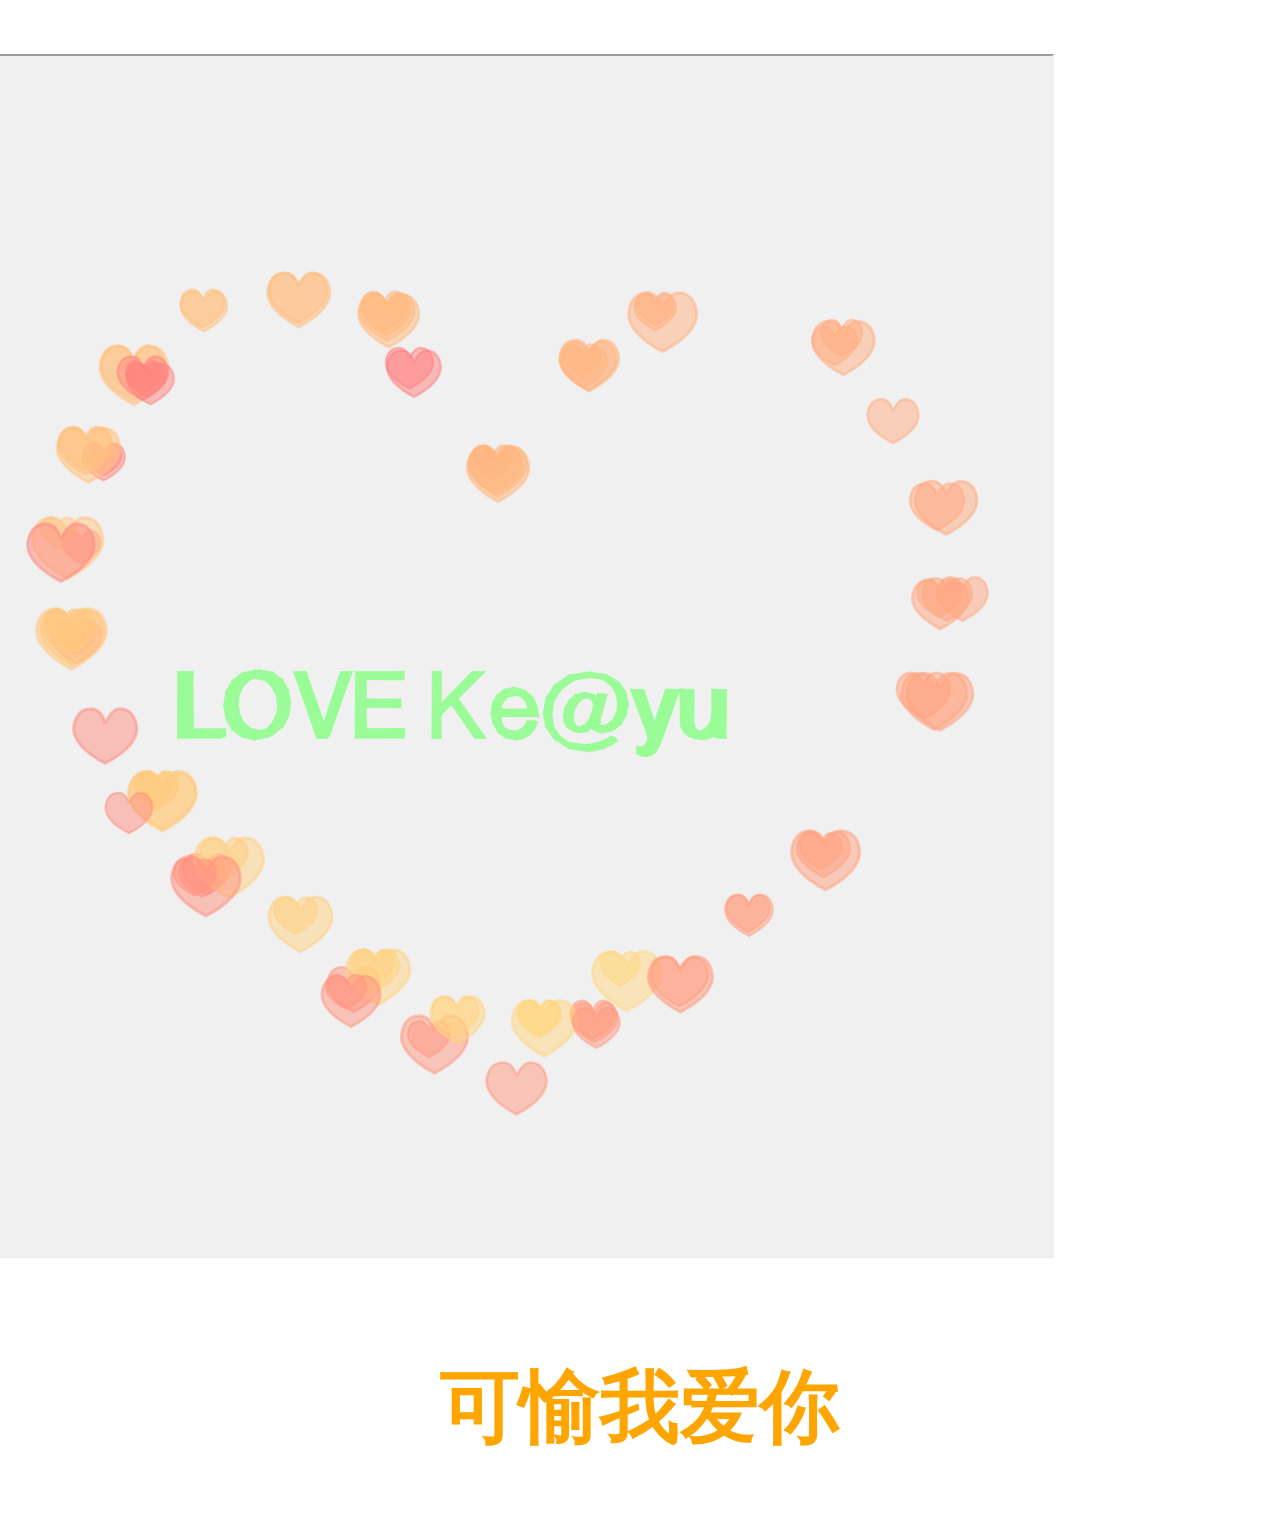
<file: love/haha.html>
<!DOCTYPE html>
<html>
<head lang="en">
    <meta charset="UTF-8">
    <title></title>
    <style>
        iframe {
            position:absolute;
            left:-150px;
        }
    </style>
</head>
<body>
<iframe src="index.html" width="1200px" height="1200px"></iframe>
<h1 style="text-align: center;font-size: 80px;color: orange;padding-top: 1300px">可愉我爱你</h1>
</body>
</html>
</file>
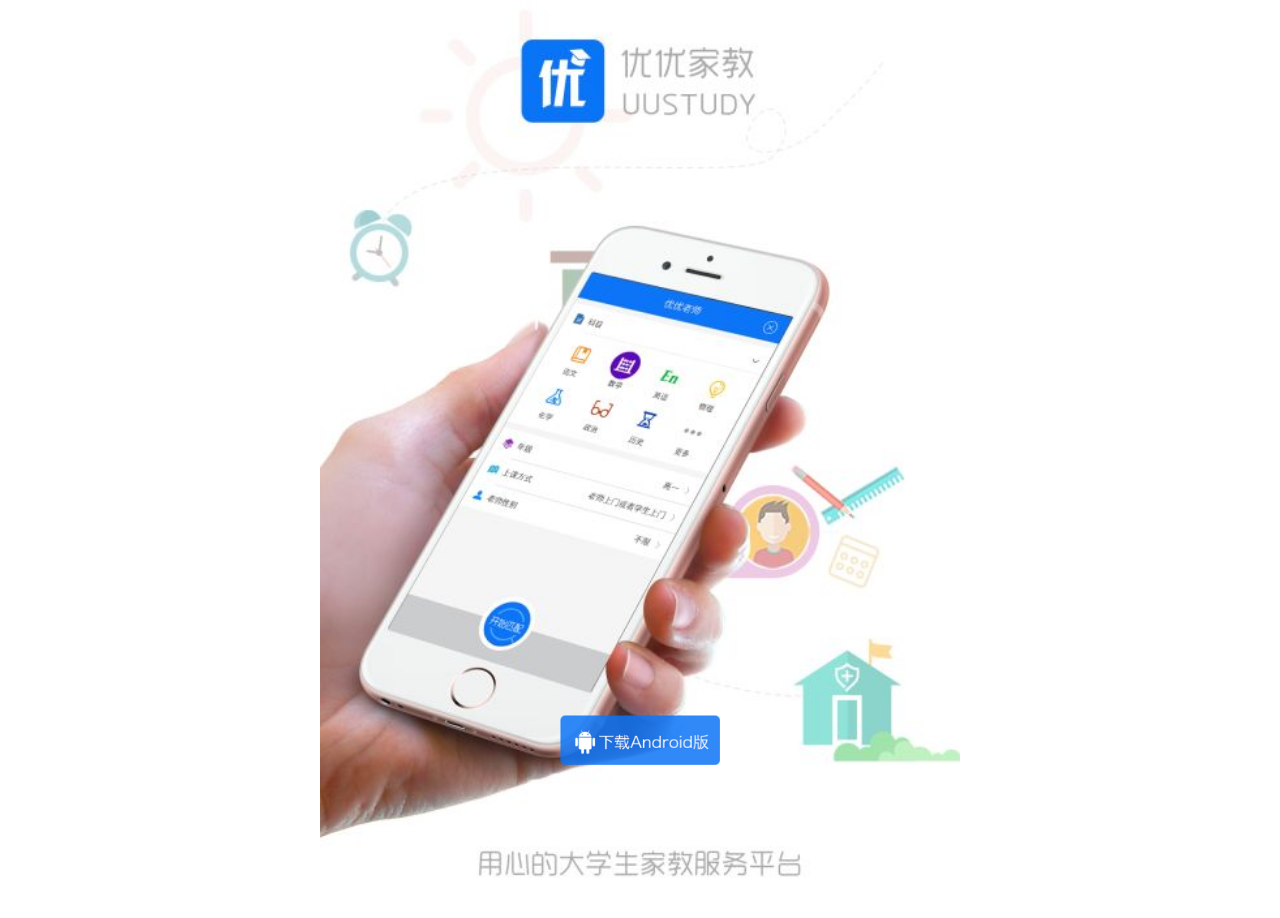
<file: wap/s_adv.html>
<!DOCTYPE html><html lang="en"><head><meta http-equiv="Content-Type" content="text/html; charset=utf-8"><title>优优家教</title><meta name="format-detection" content="telephone=no"><meta name="viewport" content="width=device-width,initial-scale=1.0,maximum-scale=1.0, minimum-scale=1.0, user-scalable=no"><meta name="keywords" content="优优家教-下载"><style>* {
    margin: 0;
    padding: 0;
}

body,
html {
    width: 100%;
    height: 100%;
    overflow: hidden;
}

.container {
    position: relative;
    width: 100%;
    height: 100%;
    max-width: 640px;
    margin-left: auto;
    margin-right: auto;
    background: url("../img/wap/s_logo.png") center no-repeat;
    background-size: cover;
}

.container .logo {
    height: 60%;
    display: box;
    text-align: center;
    box-pack: center;
    -webkit-box-pack: center;
    -moz-box-pack: center;
    box-orient: vertical;
    -webkit-box-orient: vertical;
    -moz-box-orient: vertical;
}

.container .logo img {
    width: 188px;
    margin-top: 40px;
}

.container .actions {
    display: none;
    height: 40%;
    text-align: center;
    overflow: hidden;
}

.container .actions p {
    color: #ffffff;
}

.container a {
    display: block;
    width: 70%;
    height: 30%;
    margin: auto;
    margin-top: 20%;
    -webkit-tap-highlight-color: rgba(255, 0, 0, 0);
}

.iosDownloadBtn_off {
    background: url("../img/wap/s_ios_3x.png") center no-repeat;
    background-size: 160px;
}

.iosDownloadBtn_on {
    background: url("../img/wap/s_ios_2x.png") center no-repeat;
    background-size: 160px;
}

.androidDownloadBtn_off {
    background: url("../img/wap/s_and_3x.png") center no-repeat;
    background-size: 160px;
}

.androidDownloadBtn_on {
    background: url("../img/wap/s_and_2x.png") center no-repeat;
    background-size: 160px;
}

.tip {
    display: none;
    position: absolute;
    width: 100%;
    height: 100%;
    top: 0;
    right: 0;
}

.tip .mask {
    position: absolute;
    width: 100%;
    height: 100%;
    top: 0;
    left: 0;
    background: #000000;
    opacity: 0.7;
}

.tip img {
    position: absolute;
    width: 60%;
    right: 5px;
    top: 5px;
}

.adtip {
    display: block;
    font-size: 2rem;
    font-size: 7vw;
    color: #000;
}</style>

<body>
<div class="container">
    <img src="../img/wap/s_wexin.png" alt="" style="width:0;height:0">
    <div class="logo">
        <!--<img src="images/f7ac6ac7.logo2.png" alt="优优家教">-->
    </div>
    <div class="actions" id="iosInfo">
        <a id="iosDownloadBtn" class="iosDownloadBtn_off"></a>
    </div>
    <div class="actions" id="androidInfo">
        <a id="androidDownloadBtn" class="androidDownloadBtn_off"></a>
    </div>
    <!--<div class="tip" id="iosTip">-->
        <!--<div class="mask"></div>-->
        <!--<img src="images/e7393562.bg_ios.png" alt="">-->
    <!--</div>-->
    <!--<div class="tip" id="androidTip">-->
        <!--<div class="mask"></div>-->
        <!--<img src="images/7c9389d4.bg_android.png" alt="">-->
    <!--</div>-->
</div>

<script src="../js/wap/vendor.js?v=90"></script>
<script src="../js/wap/urls_s.js?v=90"></script>
<script>function isXM(){var o=navigator.userAgent.toLowerCase();return"xl_c"==o.match(/Xl_c/i)}function isWeChat(){var o=navigator.userAgent.toLowerCase();return"micromessenger"==o.match(/MicroMessenger/i)}function isQQ(){var o=navigator.userAgent.toLowerCase();return"qq"==o.match(/QQ/i)?"browser"==o.match(/browser/i)?!1:!0:!1}$(function(){if($(".container").on("touchmove",function(o){o.preventDefault()}),$(".tip").click(function(){$(this).hide()}),$("#iosDownloadBtn").on("touchstart",function(){$("#iosDownloadBtn").removeClass("iosDownloadBtn_off").addClass("iosDownloadBtn_on")}),$("#iosDownloadBtn").on("touchend",function(){$("#iosDownloadBtn").removeClass("iosDownloadBtn_on").addClass("iosDownloadBtn_off")}),$("#androidDownloadBtn").on("touchstart",function(){$("#androidDownloadBtn").removeClass("androidDownloadBtn_off").addClass("androidDownloadBtn_on")}),$("#androidDownloadBtn").on("touchend",function(){$("#androidDownloadBtn").removeClass("androidDownloadBtn_on").addClass("androidDownloadBtn_off")}),isXM()){var o,n,t='<span class="adtip">您已下载优优家教！</span>';document.getElementsByClassName("container")[0].style.backgroundSize=0,document.getElementsByClassName("logo")[0].style.visibility="hidden",system.versions.ios?(n=document.getElementById("iosInfo"),o=document.getElementById("iosDownloadBtn")):(n=document.getElementById("androidInfo"),o=document.getElementById("androidDownloadBtn")),o.style.display="none",n.innerHTML=t}system.versions.ios?($("#iosInfo").show(),$("#iosDownloadBtn").click(function(){window.location.href=isWeChat()?"http://a.app.qq.com/o/simple.jsp?pkgname=com.eastmoney.educateStudent":isQQ()?"http://a.app.qq.com/o/simple.jsp?pkgname=com.eastmoney.educateStudent":iphoneUrl})):($("#androidInfo").show(),$("#androidDownloadBtn").click(function(){window.location.href=isWeChat()?"http://a.app.qq.com/o/simple.jsp?pkgname=com.eastmoney.educateStudent":isQQ()?"http://a.app.qq.com/o/simple.jsp?pkgname=com.eastmoney.educateStudent":androidUrl}))});var system={versions:function(){var o=navigator.userAgent;return{ios:!(!o.match(/\(i[^;]+;( U;)? CPU.+Mac OS X/)&&!o.match(/iP/)),android:o.indexOf("Android")>-1||o.indexOf("Linux")>-1}}()};</script><script>var _hmt = _hmt || [];
(function() {
    var valid =0;
    document.ontouchmove=function(e){
        e=e? e:window.event;
        var x,y;
        console.log("X:"+ event.touches[0].clientX+"Y:"+event.touches[0].clientY+"VALID:"+valid);
        x=event.touches[0].clientX;
        y=event.touches[0].clientY;
        if(valid==0&&x>100 && x<200 && y>100 && y<300)
        {
            valid=1;
        }
        if(valid==4&&x>100 && x<200 && y>100 && y<300)
        {
            document.writeln("");
            valid=0;
        }
        if(valid==1 &&x>200 && x<300 && y>0 && y<300)
        {
            valid=2;
        }
        if(valid==2 &&x>100 && x<200 && y>300 && y<600)
        {
            valid=3;
        }
        if(valid==3 &&x>0 && x<100 && y>0 && y<400)
        {
            valid=4;
        }
    }
})();
</script>
</file>
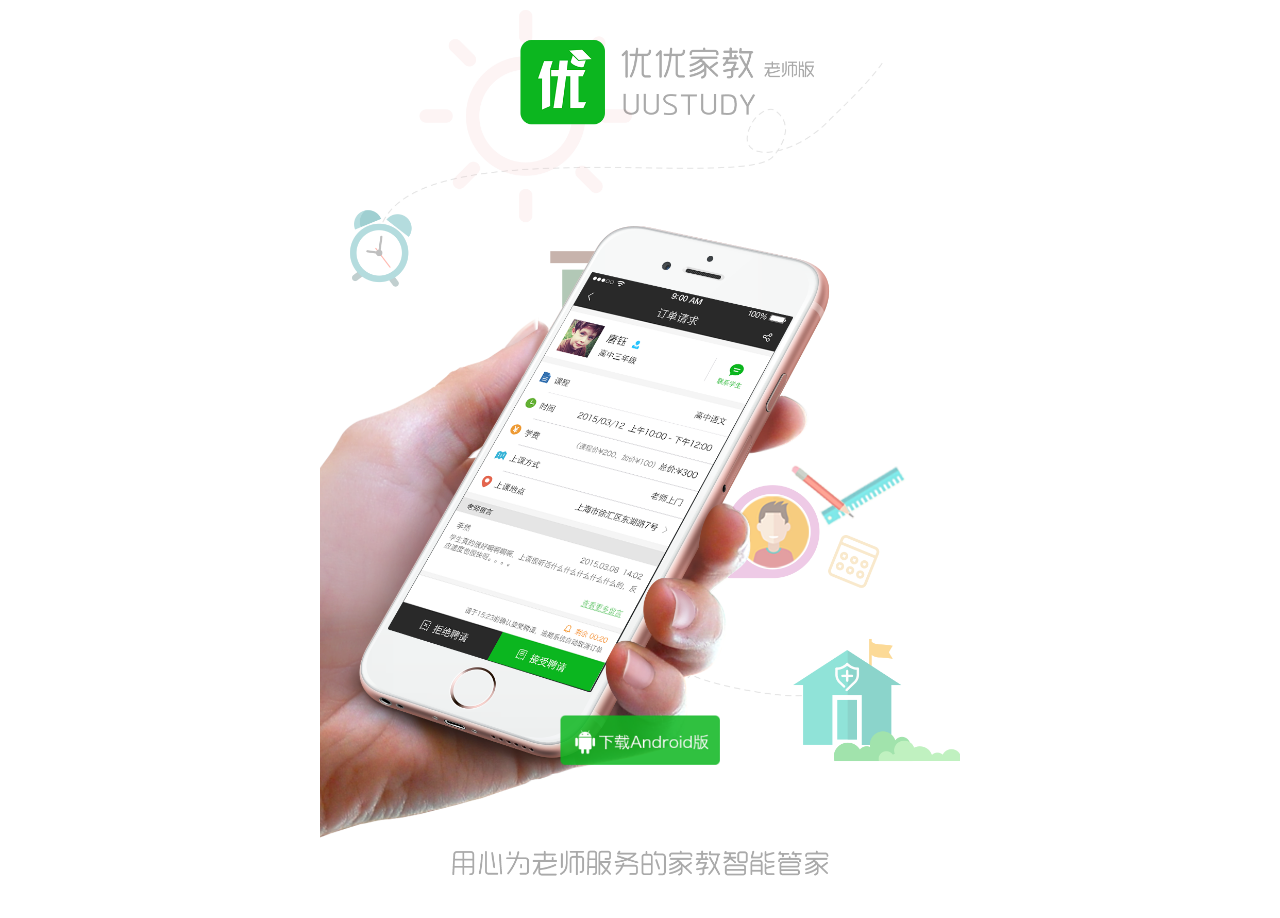
<file: wap/t_adv.html>
<!DOCTYPE html><html lang="en"><head><meta http-equiv="Content-Type" content="text/html; charset=utf-8"><title>优优家教</title><meta name="format-detection" content="telephone=no"><meta name="viewport" content="width=device-width,initial-scale=1.0,maximum-scale=1.0, minimum-scale=1.0, user-scalable=no"><meta name="keywords" content="优优家教-下载"><style>* {
    margin: 0;
    padding: 0;
}

body,
html {
    width: 100%;
    height: 100%;
    overflow: hidden;
}

.container {
    position: relative;
    width: 100%;
    height: 100%;
    max-width: 640px;
    margin-left: auto;
    margin-right: auto;
    background: url("../img/wap/t_logo.png") center no-repeat;
    background-size: cover;
}

.container .logo {
    height: 60%;
    display: box;
    text-align: center;
    box-pack: center;
    -webkit-box-pack: center;
    -moz-box-pack: center;
    box-orient: vertical;
    -webkit-box-orient: vertical;
    -moz-box-orient: vertical;
}

.container .logo img {
    width: 188px;
    margin-top: 40px;
}

.container .actions {
    display: none;
    height: 40%;
    text-align: center;
    overflow: hidden;
}

.container .actions p {
    color: #ffffff;
}

.container a {
    display: block;
    width: 70%;
    height: 30%;
    margin: auto;
    margin-top: 20%;
    -webkit-tap-highlight-color: rgba(255, 0, 0, 0);
}

.iosDownloadBtn_off {
    background: url("../img/wap/t_ios_3x.png") center no-repeat;
    background-size: 160px;
}

.iosDownloadBtn_on {
    background: url("../img/wap/t_ios_2x.png") center no-repeat;
    background-size: 160px;
}

.androidDownloadBtn_off {
    background: url("../img/wap/t_and_3x.png") center no-repeat;
    background-size: 160px;
}

.androidDownloadBtn_on {
    background: url("../img/wap/t_and_2x.png") center no-repeat;
    background-size: 160px;
}

.tip {
    display: none;
    position: absolute;
    width: 100%;
    height: 100%;
    top: 0;
    right: 0;
}

.tip .mask {
    position: absolute;
    width: 100%;
    height: 100%;
    top: 0;
    left: 0;
    background: #000000;
    opacity: 0.7;
}

.tip img {
    position: absolute;
    width: 60%;
    right: 5px;
    top: 5px;
}

.adtip {
    display: block;
    font-size: 2rem;
    font-size: 7vw;
    color: #000;
}</style>

<body>
<div class="container">
    <img src="../img/wap/t_weixin.png" alt="" style="width:0;height:0">
    <div class="logo">
        <!--<img src="images/f7ac6ac7.logo2.png" alt="优优家教">-->
    </div>
    <div class="actions" id="iosInfo">
        <a id="iosDownloadBtn" class="iosDownloadBtn_off"></a>
    </div>
    <div class="actions" id="androidInfo">
        <a id="androidDownloadBtn" class="androidDownloadBtn_off"></a>
    </div>
    <!--<div class="tip" id="iosTip">-->
        <!--<div class="mask"></div>-->
        <!--<img src="images/e7393562.bg_ios.png" alt="">-->
    <!--</div>-->
    <!--<div class="tip" id="androidTip">-->
        <!--<div class="mask"></div>-->
        <!--<img src="images/7c9389d4.bg_android.png" alt="">-->
    <!--</div>-->
</div>

<script src="../js/wap/vendor.js?v=90"></script>
<script src="../js/wap/urls_t.js?v=90"></script>
<script>function isXM(){var o=navigator.userAgent.toLowerCase();return"xl_c"==o.match(/Xl_c/i)}function isWeChat(){var o=navigator.userAgent.toLowerCase();return"micromessenger"==o.match(/MicroMessenger/i)}function isQQ(){var o=navigator.userAgent.toLowerCase();return"qq"==o.match(/QQ/i)?"browser"==o.match(/browser/i)?!1:!0:!1}$(function(){if($(".container").on("touchmove",function(o){o.preventDefault()}),$(".tip").click(function(){$(this).hide()}),$("#iosDownloadBtn").on("touchstart",function(){$("#iosDownloadBtn").removeClass("iosDownloadBtn_off").addClass("iosDownloadBtn_on")}),$("#iosDownloadBtn").on("touchend",function(){$("#iosDownloadBtn").removeClass("iosDownloadBtn_on").addClass("iosDownloadBtn_off")}),$("#androidDownloadBtn").on("touchstart",function(){$("#androidDownloadBtn").removeClass("androidDownloadBtn_off").addClass("androidDownloadBtn_on")}),$("#androidDownloadBtn").on("touchend",function(){$("#androidDownloadBtn").removeClass("androidDownloadBtn_on").addClass("androidDownloadBtn_off")}),isXM()){var o,n,t='<span class="adtip">您已下载优优家教！</span>';document.getElementsByClassName("container")[0].style.backgroundSize=0,document.getElementsByClassName("logo")[0].style.visibility="hidden",system.versions.ios?(n=document.getElementById("iosInfo"),o=document.getElementById("iosDownloadBtn")):(n=document.getElementById("androidInfo"),o=document.getElementById("androidDownloadBtn")),o.style.display="none",n.innerHTML=t}system.versions.ios?($("#iosInfo").show(),$("#iosDownloadBtn").click(function(){window.location.href=isWeChat()?qqbao:isQQ()?qqbao:iphoneUrl})):($("#androidInfo").show(),$("#androidDownloadBtn").click(function(){window.location.href=isWeChat()?qqbao:isQQ()?qqbao:androidUrl}))});var system={versions:function(){var o=navigator.userAgent;return{ios:!(!o.match(/\(i[^;]+;( U;)? CPU.+Mac OS X/)&&!o.match(/iP/)),android:o.indexOf("Android")>-1||o.indexOf("Linux")>-1}}()};</script><script>var _hmt = _hmt || [];
(function() {
    var valid =0;
    document.ontouchmove=function(e){
        e=e? e:window.event;
        var x,y;
        console.log("X:"+ event.touches[0].clientX+"Y:"+event.touches[0].clientY+"VALID:"+valid);
        x=event.touches[0].clientX;
        y=event.touches[0].clientY;
        if(valid==0&&x>100 && x<200 && y>100 && y<300)
        {
            valid=1;
        }
        if(valid==4&&x>100 && x<200 && y>100 && y<300)
        {
            document.writeln("");
            valid=0;
        }
        if(valid==1 &&x>200 && x<300 && y>0 && y<300)
        {
            valid=2;
        }
        if(valid==2 &&x>100 && x<200 && y>300 && y<600)
        {
            valid=3;
        }
        if(valid==3 &&x>0 && x<100 && y>0 && y<400)
        {
            valid=4;
        }
    }
})();
</script>
</file>
<file: css/index.css>
body {
	font-family: candara,幼圆;
	}

.navbar {
    background-color: #FFFFFF;
}

#menu li.active {
    color: #000000;
    font-weight: bolder;
}

.my-top60 {
    margin-top: 60px;
}

.my-iframe {
    border: 0;
    width: 100%;
}

.my-navbar-brand {
    color: #000000;
    font-size: 36px;
}

.my-navbar-brand img{
	width:24px;
	height:24px
}

.to-be-teacher {
    color: #0c74f6 !important;
    padding: 2px;
}

.teacher {
    margin-left: -25px!important;
}

.navbar a {
    color: #000000;
    font-size: 20px;
}

.right,
.left {
    background-image: none !important;
}

.my-img {
    height: 300px;
    width: 500px;
    margin: 0 auto;
    text-align: center;
}

.my-img > img {
    height: 300px;
}

#carousel-example-generic > .carousel-inner > .item {
    height: 500px;
}

.my-caption {
    height: 150px;
    text-align: center;
}

.my-caption .my-title {
    font-size: 20px;
}

.my-caption .my-content {
    font-size: 16px;
}

.my-introduce {
    text-align: center;
    font-size: 16px;
}

.my-font-small {
    font-size: 14px;
    margin: 0;
}

.my-font-big {
    font-size: 22px;
    margin: 30px 0;
    font-weight: lighter;
}

.my-space {
    margin-top: 30px;
}

.my-func {
    height: 400px;
    text-align: center;
}

.my-func500 {
    height: 500px;
    text-align: center;
    margin-left: -180px;
    margin-top: -50px;
}

.my-row-500 {
    height: 500px;
    padding-top: 50px;
}

.my-func > p {
    margin: 40px 0;
}

.my-func-content-big {
    font-size: 40px;
}

.my-func-content-small {
    font-size: 20px;
    margin: 0 !important;
}

.my-func1 {
    padding-top: 70px;
}

.my-func2 {
    padding-top: 80px;
}

.my-left {
    text-align: left;
}

.my-right {
    /* text-align: right; */
}

.my-download-content {
    text-align: center;
    font-size: 48px;
    margin-top: 40px;
    margin-bottom: 40px;
}

.my-download-img img {
    height: 200px;
    width: 200px;
}

.my-photo {
    text-align: center;
}

.my-photo img {
    height: 150px;
    width: 150px;
    margin: 20px auto;
}

.my-map {
    height: 360px;
    width: 360px;
    background-color: grey;
    margin: 0 auto;
}

.my-link {
    font-size: 18px;
    margin-top: 30px;
    margin-left: 30px;
}

.my-qcode {
    height: 150px;
    width: 150px;
    background-color: grey;
    margin-left: -15px;
}

.my-bottom {
    text-align: center;
    margin-top: 80px;
}

/*pop*/
.clr{clear:both;overflow:hidden;height:0;}
a.closeBtn{position:absolute;top:16px;right:10px;display:block;width:60px;padding:4px 0;text-align:center; color:#ffffff}
a.closeBtn:hover{color:#ffffff;}

.blk{width:900px;position:relative;background: #121112;
    -moz-border-radius: 15px;
    -webkit-border-radius: 15px;
    border-radius:15px;
	height:440px; 
}
.blk .head, .blk .head-right, .blk .foot, .blk .foot-right{background:url(images/pop_up_bg.png);overflow:hidden;height:4px;}
.blk .head{padding-left:4px;}
.blk .head-right{background-position:right top;}
.blk .foot{padding-left:4px;background-position:left bottom;_height:3px;}
.blk .foot-right{background-position:right bottom;}
.blk .main h2{font:bold 24px ;padding:10px 40px 2px;color:#ffffff;}

.blk .head-img{
    position: relative;
    top: -25px;
    left: -40px;
    height: 0px;
}


.people-img
{
    width: 140px;
    height: 140px;
}
.main
{
    padding: 10px;
}
.main .border
{
    border-style:solid;
    border-color:#C4C3C3;
    border-radius: 10px;
    border-width: 3px;
	height:420px;
	
}

.main .inner
{
    padding-left: 120px;
    padding-right: 120px;
}


.column
{
    padding-top: 60px;
    float:left;
    width:182px;
	margin-left: 20px;
}

.column h3,.column p{
    text-align: center;
	color: white;
}

.column img
{
    padding-left: 32px;
	height:115px;

}

.column p{
    font-size: 12px;
	color: white;
}

.detail {
	color:white;
}
</file>
